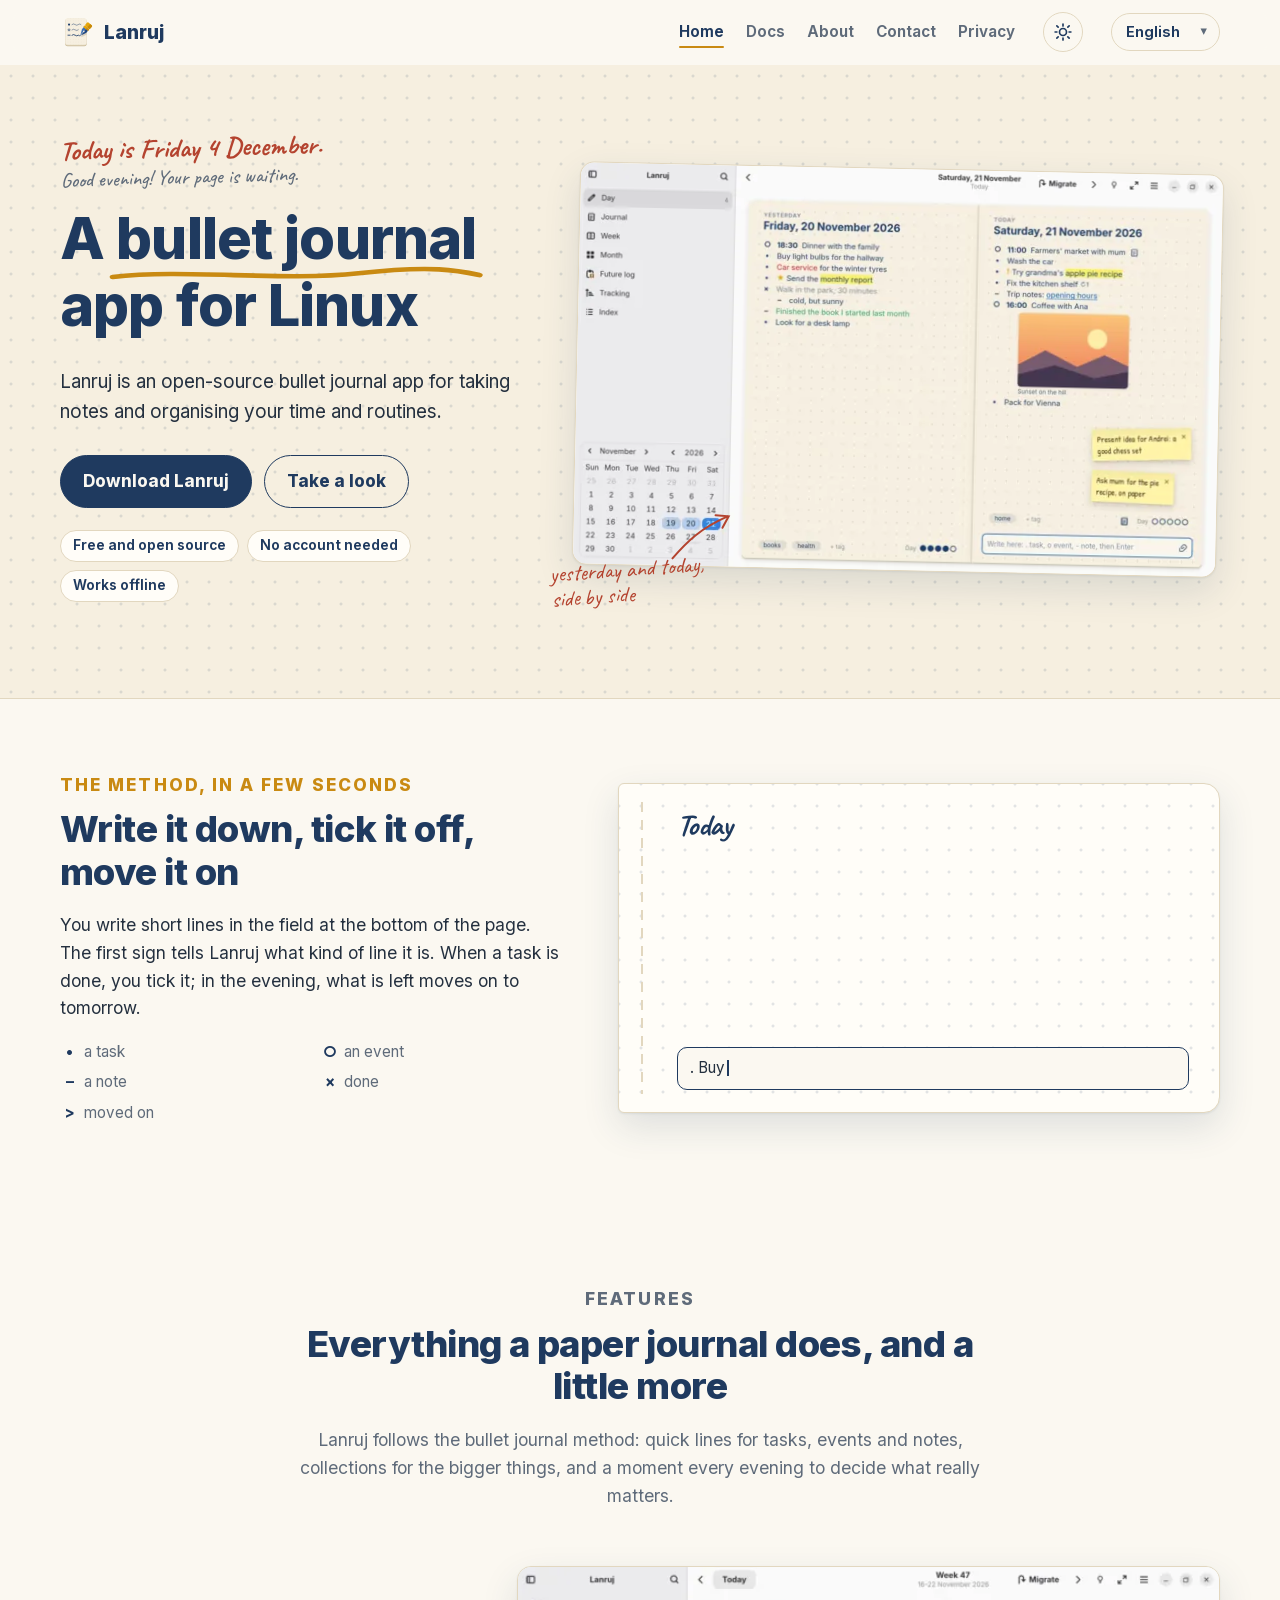
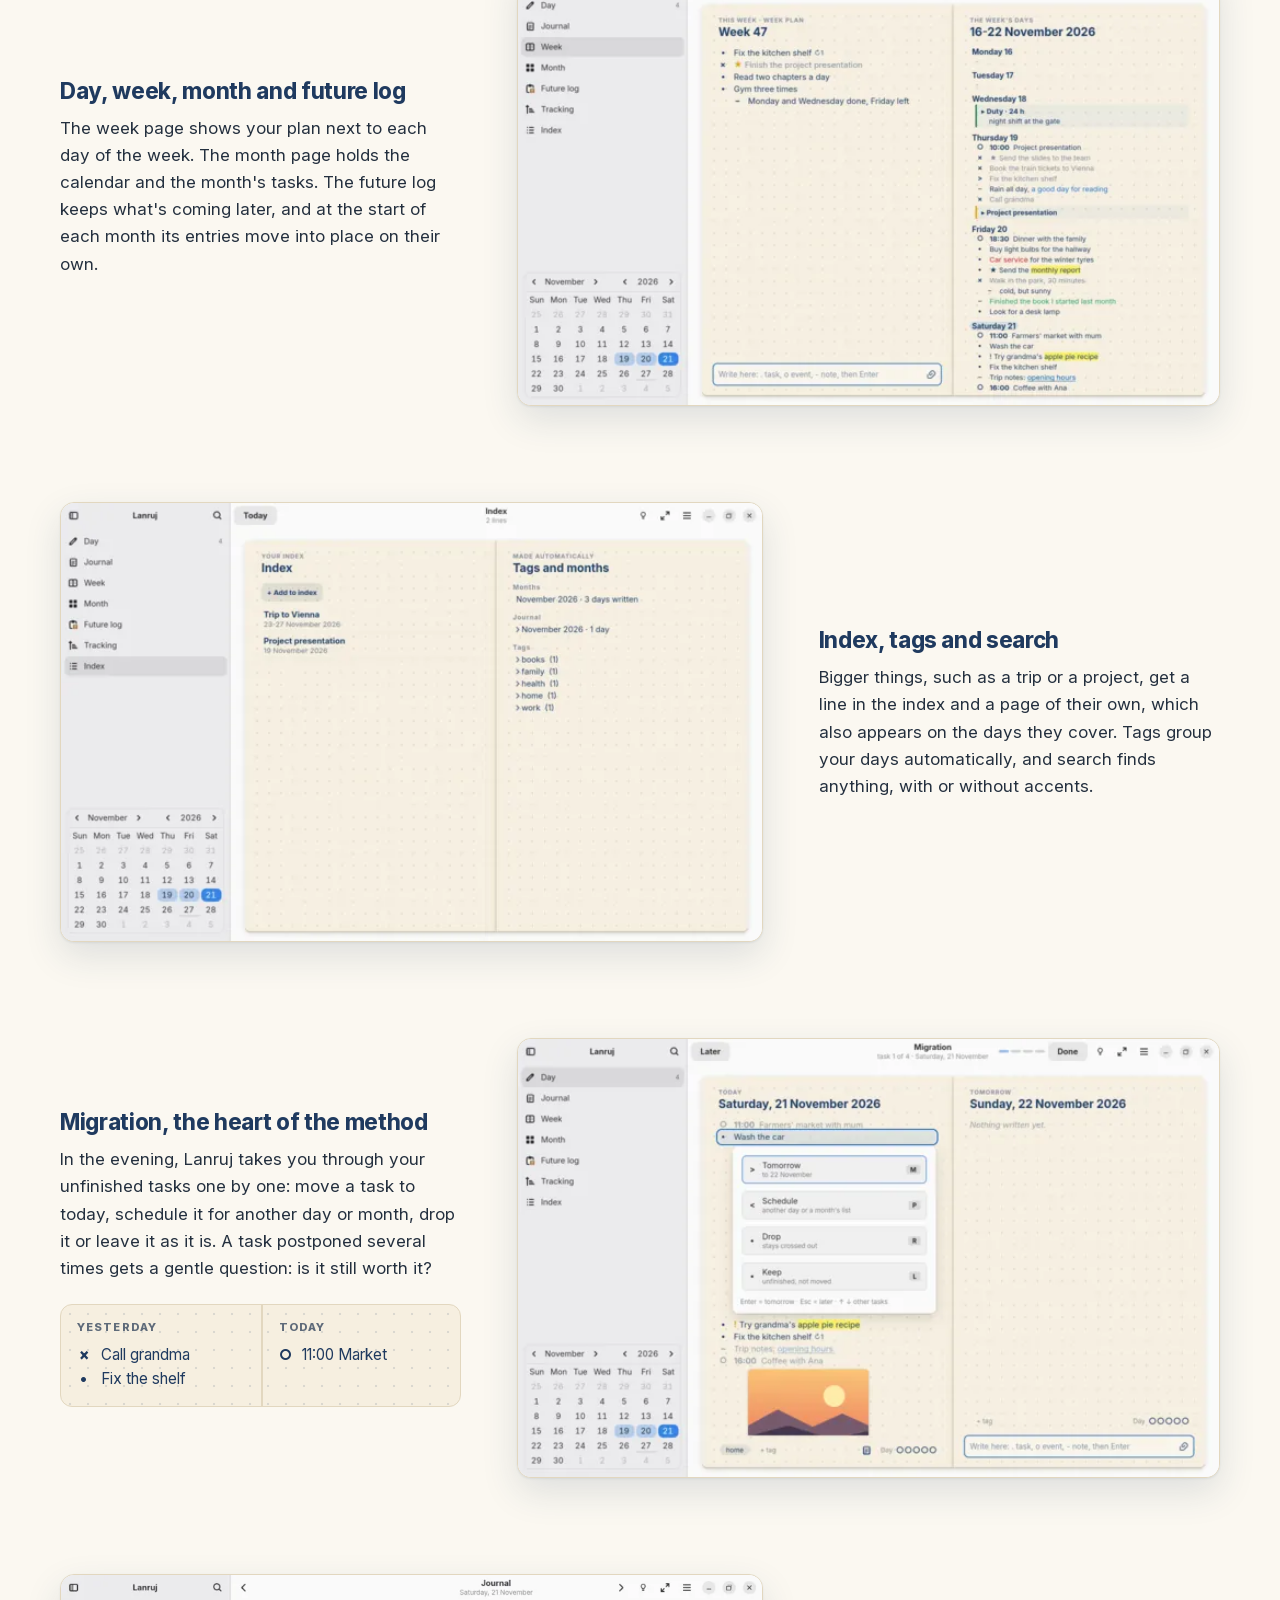
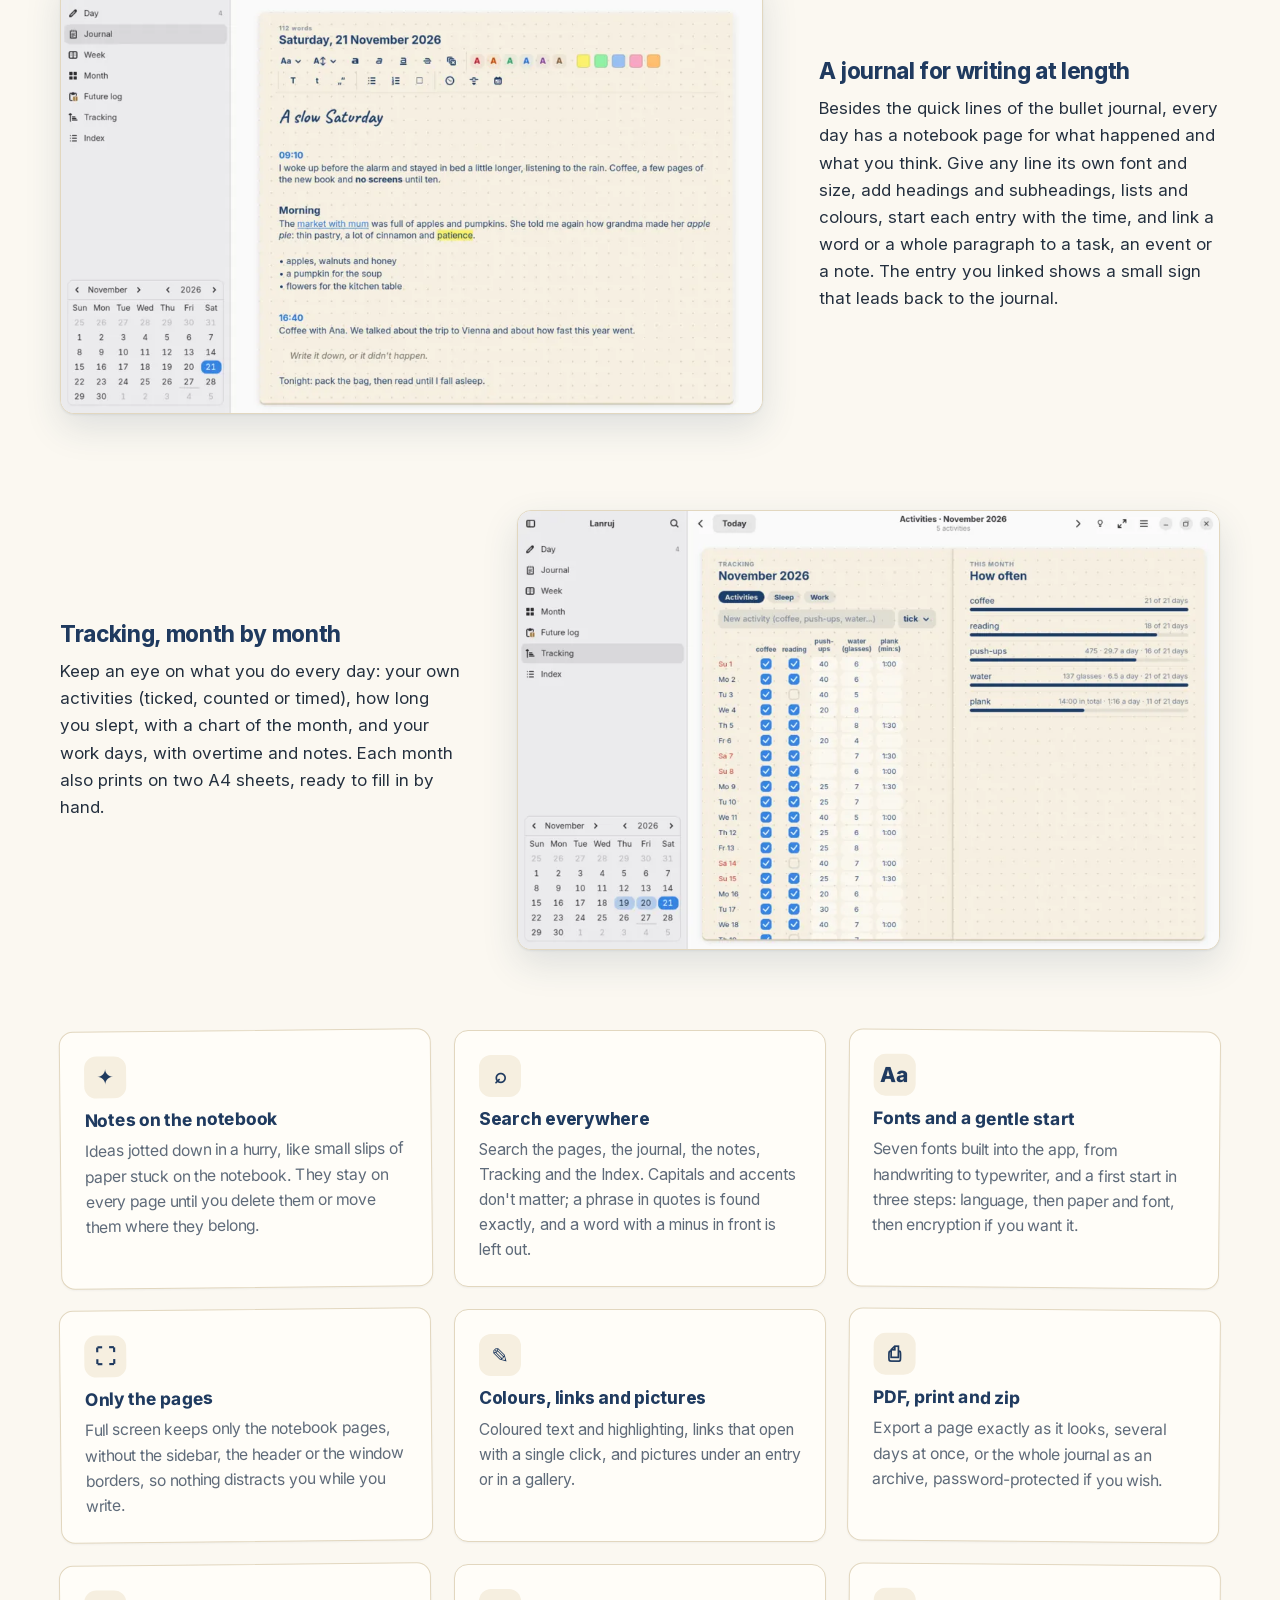
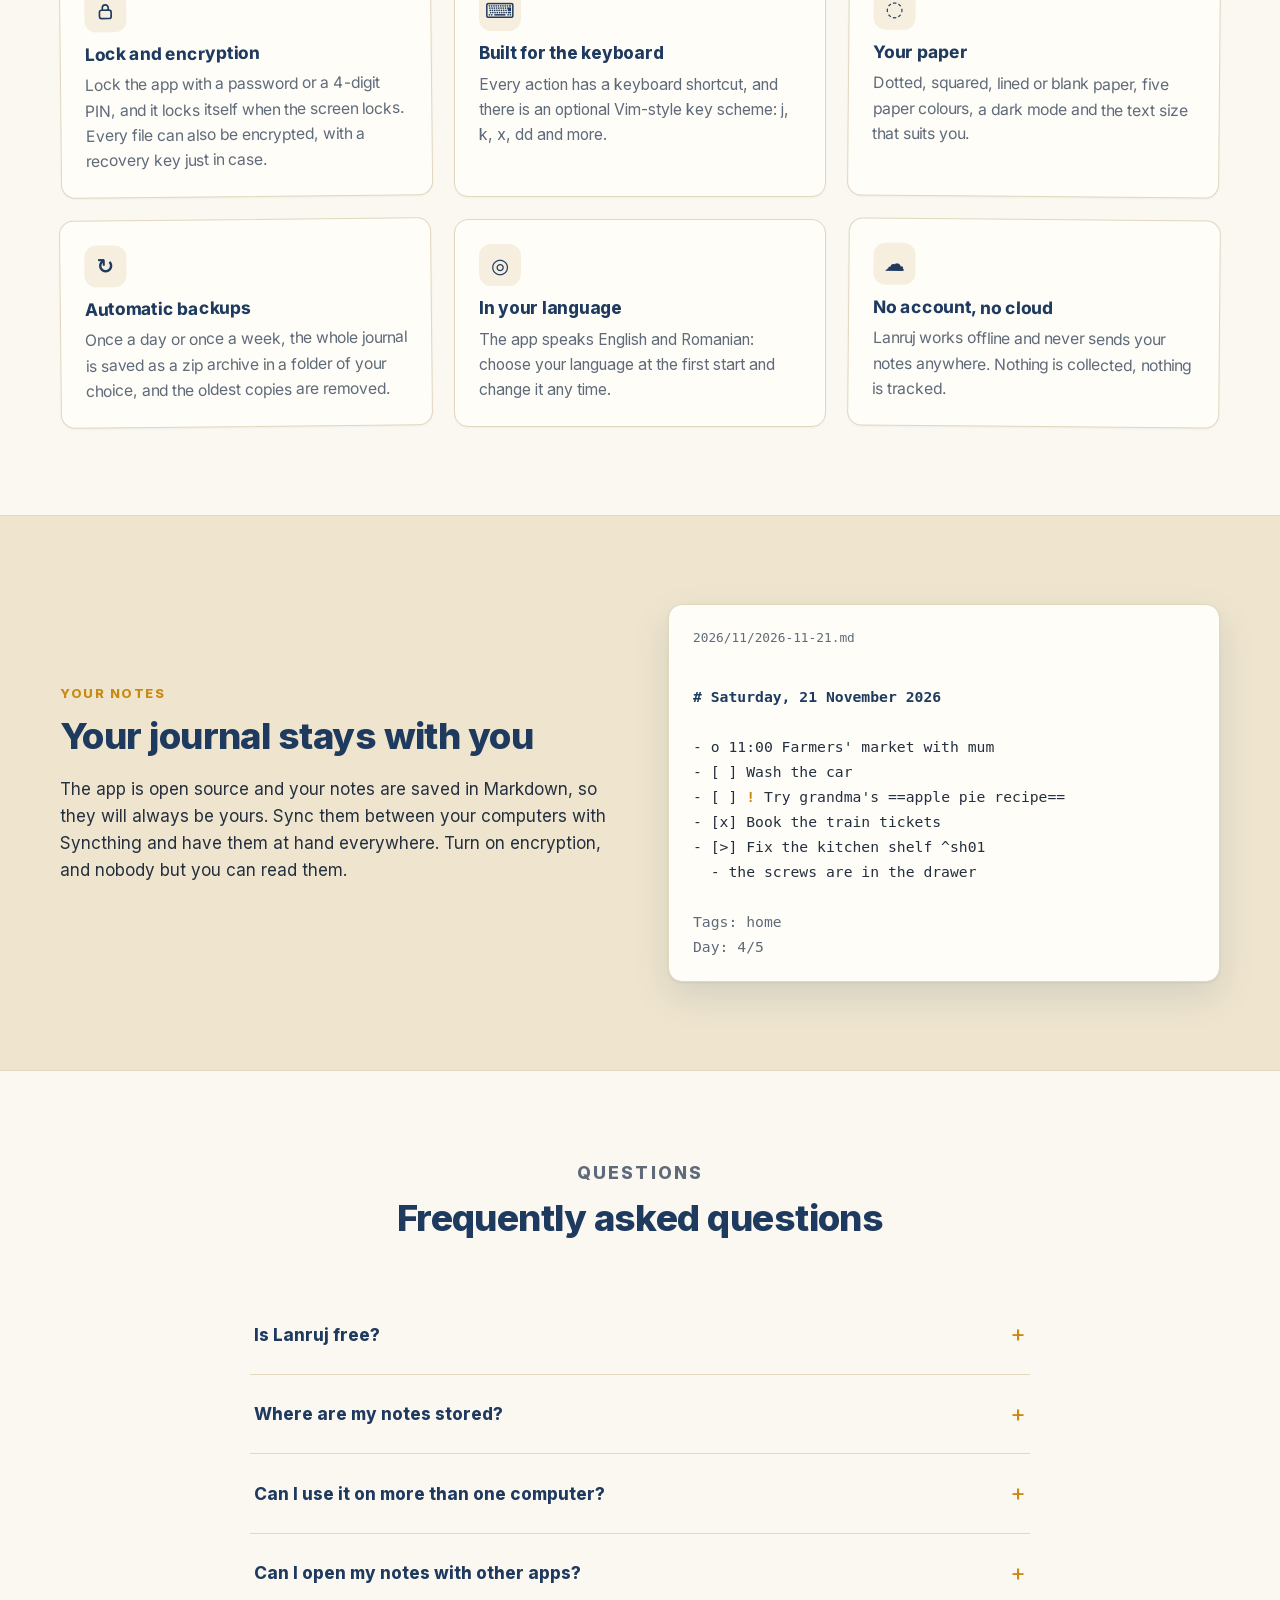
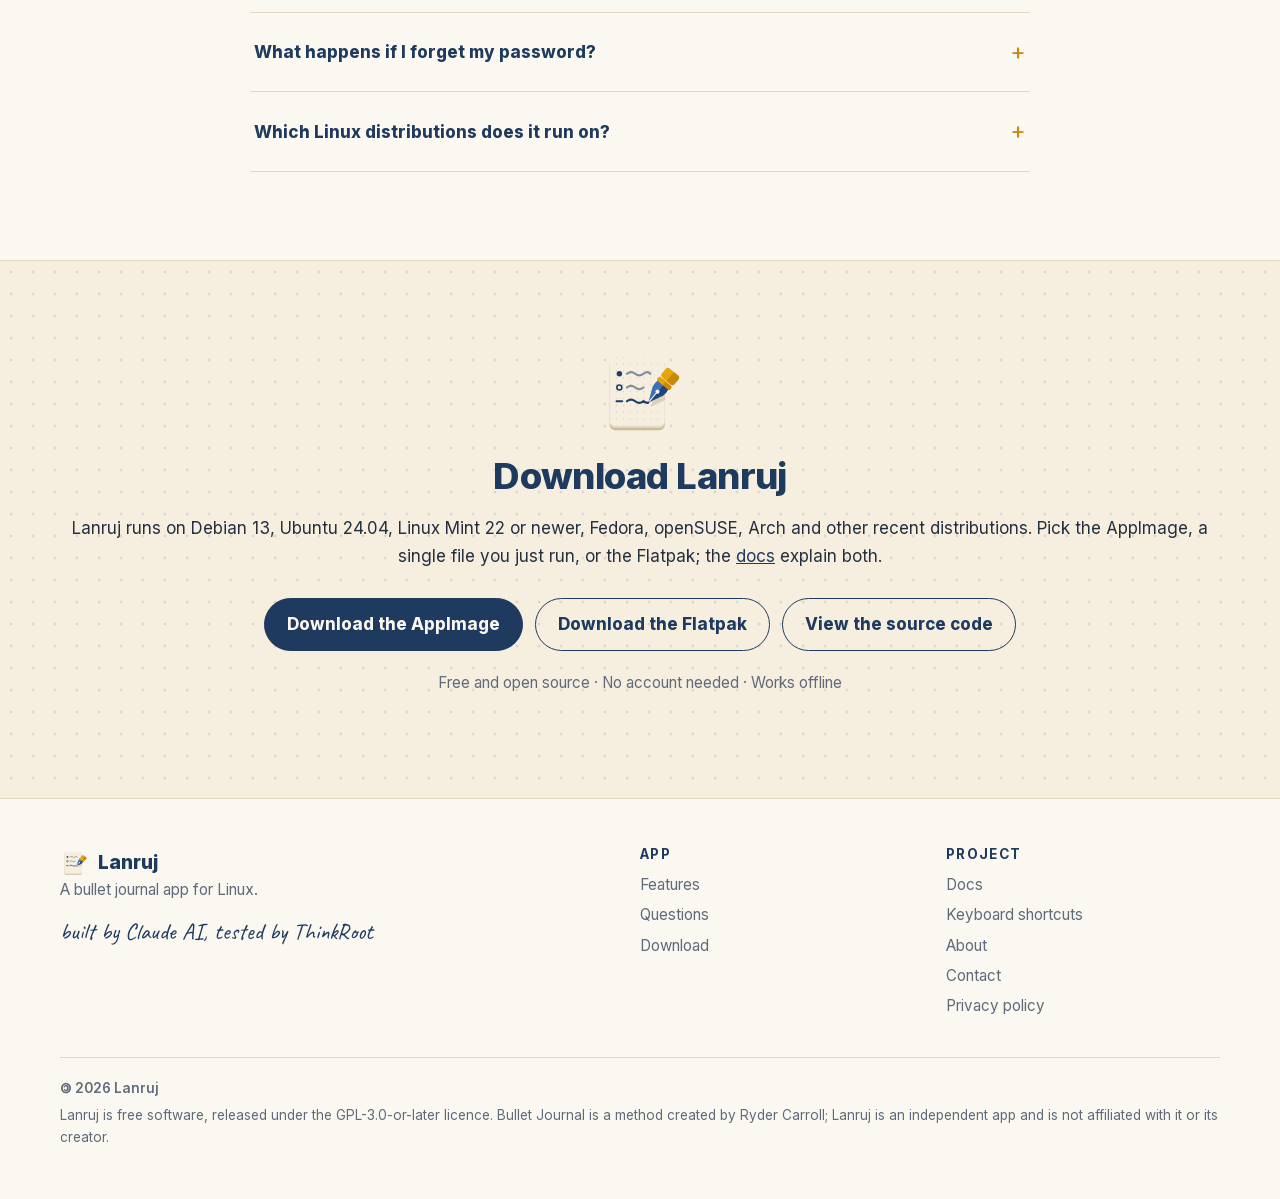
<file: index.html>
<!doctype html>
<html lang="en" class="no-js">
<head>
<meta charset="utf-8">
<meta name="viewport" content="width=device-width, initial-scale=1">
<title>Lanruj - a bullet journal app for Linux</title>
<meta name="description" content="Lanruj is an open-source bullet journal app for Linux, for taking notes and organising your time and routines. Your notes stay in Markdown files on your computer, with optional encryption.">
<link rel="canonical" href="https://lanruj.thinkopen.ro/">
<link rel="alternate" hreflang="en" href="https://lanruj.thinkopen.ro/" data-rel="index.html">
<link rel="alternate" hreflang="ro" href="https://lanruj.thinkopen.ro/lang/ro/" data-rel="lang/ro/index.html">
<link rel="alternate" hreflang="x-default" href="https://lanruj.thinkopen.ro/">
<meta name="theme-color" content="#fbf8f1" media="(prefers-color-scheme: light)">
<meta name="theme-color" content="#16202c" media="(prefers-color-scheme: dark)">
<meta name="color-scheme" content="light dark">
<link rel="icon" href="assets/img/lanruj.svg" type="image/svg+xml">
<link rel="apple-touch-icon" href="assets/img/apple-touch-icon.png">
<meta property="og:type" content="website">
<meta property="og:site_name" content="Lanruj">
<meta property="og:title" content="Lanruj - a bullet journal app for Linux">
<meta property="og:description" content="Lanruj is an open-source bullet journal app for Linux, for taking notes and organising your time and routines. Your notes stay in Markdown files on your computer, with optional encryption.">
<meta property="og:url" content="https://lanruj.thinkopen.ro/">
<meta property="og:image" content="https://lanruj.thinkopen.ro/assets/img/og-en.jpg">
<meta property="og:image:width" content="1200">
<meta property="og:image:height" content="630">
<meta property="og:locale" content="en_US">
<meta property="og:locale:alternate" content="ro_RO">
<meta name="twitter:card" content="summary_large_image">
<script>try{var t=localStorage.getItem("lanruj-tema");if(t==="dark"||t==="light")document.documentElement.setAttribute("data-theme",t)}catch(e){}</script>
<link rel="preload" href="assets/fonts/inter.woff2" as="font" type="font/woff2" crossorigin>
<link rel="preload" href="assets/fonts/caveat.woff2" as="font" type="font/woff2" crossorigin>
<link rel="stylesheet" href="assets/css/style.css?v=2e8adaec1c">
<script src="assets/js/main.js?v=5428f053cd" defer></script>
<script type="application/ld+json">{"@context": "https://schema.org", "@type": "SoftwareApplication", "name": "Lanruj", "operatingSystem": "Linux", "applicationCategory": "ProductivityApplication", "description": "Lanruj is an open-source bullet journal app for Linux, for taking notes and organising your time and routines. Your notes stay in Markdown files on your computer, with optional encryption.", "url": "https://lanruj.thinkopen.ro/", "image": "https://lanruj.thinkopen.ro/assets/img/og-en.jpg", "license": "https://www.gnu.org/licenses/gpl-3.0.html", "isAccessibleForFree": true, "offers": {"@type": "Offer", "price": "0", "priceCurrency": "EUR"}, "inLanguage": ["en", "ro"]}</script>
</head>
<body>
<a class="skip" href="#main">Skip to content</a>

<header class="top">
  <div class="wrap">
    <a class="brand" href="index.html"><img src="assets/img/lanruj.svg" alt="" width="34" height="34"> Lanruj</a>
    <nav>
      <a href="index.html" aria-current="page">Home</a>
      <a href="docs.html">Docs</a>
      <a href="about.html">About</a>
      <a href="contact.html">Contact</a>
      <a href="privacy.html">Privacy</a>
    </nav>
    <button class="theme" type="button" aria-label="Light or dark"><svg class="sun" viewBox="0 0 24 24" fill="none" stroke="currentColor" stroke-width="2" stroke-linecap="round" aria-hidden="true"><circle cx="12" cy="12" r="4.2"/><path d="M12 2.5v2.2M12 19.3v2.2M4.6 4.6l1.6 1.6M17.8 17.8l1.6 1.6M2.5 12h2.2M19.3 12h2.2M4.6 19.4l1.6-1.6M17.8 6.2l1.6-1.6"/></svg><svg class="moon" viewBox="0 0 24 24" fill="none" stroke="currentColor" stroke-width="2" stroke-linejoin="round" aria-hidden="true"><path d="M20 14.5A8 8 0 0 1 9.5 4a8 8 0 1 0 10.5 10.5z"/></svg></button>
    <label class="lang-pick">
      <select id="lang" aria-label="Language">
        <option value="en">English</option>
        <option value="ro">Română</option>
      </select>
    </label>
  </div>
</header>

<main id="main">

<section class="hero">
  <div class="wrap">
    <div class="reveal">
      <p class="today"></p>
      <h1>A <span class="ink">bullet journal<svg viewBox="0 0 300 20" preserveAspectRatio="none" aria-hidden="true"><path d="M3 13 C 60 4, 140 18, 200 9 S 280 6, 297 11"/></svg></span> app for Linux</h1>
      <p class="lead">Lanruj is an open-source bullet journal app for taking notes and organising your time and routines.</p>
      <div class="actions">
        <a class="button primary" href="#download">Download Lanruj</a>
        <a class="button" href="#features">Take a look</a>
      </div>
      <ul class="badges">
        <li>Free and open source</li>
        <li>No account needed</li>
        <li>Works offline</li>
      </ul>
    </div>
    <div class="hero-shot reveal">
      <figure class="shot">
        <picture>
          <source type="image/webp" srcset="assets/img/en/zi-noapte-640.webp 640w, assets/img/en/zi-noapte-960.webp 960w, assets/img/en/zi-noapte-1280.webp 1280w" sizes="(max-width: 880px) calc(100vw - 40px), 720px" media="(prefers-color-scheme: dark)">
          <img src="assets/img/en/zi-1280.webp" srcset="assets/img/en/zi-640.webp 640w, assets/img/en/zi-960.webp 960w, assets/img/en/zi-1280.webp 1280w" sizes="(max-width: 880px) calc(100vw - 40px), 720px" width="1280" height="800" fetchpriority="high" decoding="async" alt="Lanruj showing yesterday and today side by side, with tasks, events, notes, colours and pictures">
        </picture>
      </figure>
      <p class="note" aria-hidden="true">yesterday and today, side by side<svg viewBox="0 0 70 50"><path d="M4 46 C 20 30, 34 18, 62 8 M50 6 L63 8 L56 19"/></svg></p>
    </div>
  </div>
</section>

<section class="demo" aria-labelledby="demo-title">
  <div class="wrap">
    <div class="demo-text reveal">
      <p class="eyebrow">The method, in a few seconds</p>
      <h2 id="demo-title">Write it down, tick it off, move it on</h2>
      <p>You write short lines in the field at the bottom of the page. The first sign tells Lanruj what kind of line it is. When a task is done, you tick it; in the evening, what is left moves on to tomorrow.</p>
      <ul class="legend">
        <li><b>•</b> a task</li>
        <li><b>○</b> an event</li>
        <li><b>–</b> a note</li>
        <li><b>×</b> done</li>
        <li><b>&gt;</b> moved on</li>
      </ul>
    </div>
    <div class="notebook reveal" role="img" aria-label="An animated notebook page: tasks, an event and a note are written, one task is ticked off and another moves to tomorrow">
      <h3>Today</h3>
      <ol></ol>
      <div class="field">Write here: . task, o event, - note</div>
    </div>
  </div>
</section>

<section id="features">
  <div class="wrap">
    <div class="section-head reveal">
      <p class="eyebrow">Features</p>
      <h2>Everything a paper journal does, and a little more</h2>
      <p>Lanruj follows the bullet journal method: quick lines for tasks, events and notes, collections for the bigger things, and a moment every evening to decide what really matters.</p>
    </div>

    <article class="feature reveal">
      <div class="feature-text">
        <h3>Day, week, month and future log</h3>
        <p>The week page shows your plan next to each day of the week. The month page holds the calendar and the month's tasks. The future log keeps what's coming later, and at the start of each month its entries move into place on their own.</p>
      </div>
      <figure class="shot"><img src="assets/img/en/saptamana-1280.webp" srcset="assets/img/en/saptamana-640.webp 640w, assets/img/en/saptamana-960.webp 960w, assets/img/en/saptamana-1280.webp 1280w" sizes="(max-width: 880px) calc(100vw - 40px), 720px" width="1280" height="800" loading="lazy" decoding="async" alt="The week page: the week plan on the left, each day of the week on the right"></figure>
    </article>

    <article class="feature flip reveal">
      <div class="feature-text">
        <h3>Index, tags and search</h3>
        <p>Bigger things, such as a trip or a project, get a line in the index and a page of their own, which also appears on the days they cover. Tags group your days automatically, and search finds anything, with or without accents.</p>
      </div>
      <figure class="shot"><img src="assets/img/en/index-1280.webp" srcset="assets/img/en/index-640.webp 640w, assets/img/en/index-960.webp 960w, assets/img/en/index-1280.webp 1280w" sizes="(max-width: 880px) calc(100vw - 40px), 720px" width="1280" height="800" loading="lazy" decoding="async" alt="The index with a trip and a project, and the automatic list of months and tags"></figure>
    </article>

    <article class="feature reveal">
      <div class="feature-text">
        <h3>Migration, the heart of the method</h3>
        <p>In the evening, Lanruj takes you through your unfinished tasks one by one: move a task to today, schedule it for another day or month, drop it or leave it as it is. A task postponed several times gets a gentle question: is it still worth it?</p>
        <div class="mini" aria-hidden="true">
          <div class="page">
            <div class="label">Yesterday</div>
            <ul>
              <li><span class="s">×</span><span>Call grandma</span></li>
              <li class="moving"><span class="s"></span><span>Fix the shelf</span></li>
            </ul>
          </div>
          <div class="page">
            <div class="label">Today</div>
            <ul>
              <li><span class="s">○</span><span>11:00 Market</span></li>
              <li class="arrived"><span class="s">•</span><span>Fix the shelf</span></li>
            </ul>
          </div>
        </div>
      </div>
      <figure class="shot"><img src="assets/img/en/migrare-1280.webp" srcset="assets/img/en/migrare-640.webp 640w, assets/img/en/migrare-960.webp 960w, assets/img/en/migrare-1280.webp 1280w" sizes="(max-width: 880px) calc(100vw - 40px), 720px" width="1280" height="800" loading="lazy" decoding="async" alt="The migration panel offering Tomorrow, Schedule, Drop and Keep for an unfinished task"></figure>
    </article>

        <article class="feature flip reveal">
      <div class="feature-text">
        <h3>A journal for writing at length</h3>
        <p>Besides the quick lines of the bullet journal, every day has a notebook page for what happened and what you think. Give any line its own font and size, add headings and subheadings, lists and colours, start each entry with the time, and link a word or a whole paragraph to a task, an event or a note. The entry you linked shows a small sign that leads back to the journal.</p>
      </div>
      <figure class="shot"><img src="assets/img/en/jurnal-1280.webp" srcset="assets/img/en/jurnal-640.webp 640w, assets/img/en/jurnal-960.webp 960w, assets/img/en/jurnal-1280.webp 1280w" sizes="(max-width: 880px) calc(100vw - 40px), 720px" width="1280" height="800" loading="lazy" decoding="async" alt="The journal page: a heading in a handwriting font, entries with their time, bold and highlighted text, a list and a link to an entry"></figure>
    </article>

    <article class="feature reveal">
      <div class="feature-text">
        <h3>Tracking, month by month</h3>
        <p>Keep an eye on what you do every day: your own activities (ticked, counted or timed), how long you slept, with a chart of the month, and your work days, with overtime and notes. Each month also prints on two A4 sheets, ready to fill in by hand.</p>
      </div>
      <figure class="shot"><img src="assets/img/en/monitorizare-1280.webp" srcset="assets/img/en/monitorizare-640.webp 640w, assets/img/en/monitorizare-960.webp 960w, assets/img/en/monitorizare-1280.webp 1280w" sizes="(max-width: 880px) calc(100vw - 40px), 720px" width="1280" height="800" loading="lazy" decoding="async" alt="Tracking: a table of daily activities on the left and, on the right, how often each one was done this month"></figure>
    </article>

    <ul class="cards">
      <li class="reveal"><span class="ic">✦</span><h3>Notes on the notebook</h3><p>Ideas jotted down in a hurry, like small slips of paper stuck on the notebook. They stay on every page until you delete them or move them where they belong.</p></li>
      <li class="reveal"><span class="ic">⌕</span><h3>Search everywhere</h3><p>Search the pages, the journal, the notes, Tracking and the Index. Capitals and accents don't matter; a phrase in quotes is found exactly, and a word with a minus in front is left out.</p></li>
      <li class="reveal"><span class="ic">Aa</span><h3>Fonts and a gentle start</h3><p>Seven fonts built into the app, from handwriting to typewriter, and a first start in three steps: language, then paper and font, then encryption if you want it.</p></li>
      <li class="reveal"><span class="ic">⛶</span><h3>Only the pages</h3><p>Full screen keeps only the notebook pages, without the sidebar, the header or the window borders, so nothing distracts you while you write.</p></li>
      <li class="reveal"><span class="ic">✎</span><h3>Colours, links and pictures</h3><p>Coloured text and highlighting, links that open with a single click, and pictures under an entry or in a gallery.</p></li>
      <li class="reveal"><span class="ic">⎙</span><h3>PDF, print and zip</h3><p>Export a page exactly as it looks, several days at once, or the whole journal as an archive, password-protected if you wish.</p></li>
      <li class="reveal"><span class="ic"><svg width="20" height="20" viewBox="0 0 24 24" aria-hidden="true"><rect x="5" y="10.5" width="14" height="10" rx="2.5" fill="none" stroke="currentColor" stroke-width="2"/><path d="M8.5 10.5V7.5a3.5 3.5 0 0 1 7 0v3" fill="none" stroke="currentColor" stroke-width="2"/></svg></span><h3>Lock and encryption</h3><p>Lock the app with a password or a 4-digit PIN, and it locks itself when the screen locks. Every file can also be encrypted, with a recovery key just in case.</p></li>
      <li class="reveal"><span class="ic">⌨</span><h3>Built for the keyboard</h3><p>Every action has a keyboard shortcut, and there is an optional Vim-style key scheme: j, k, x, dd and more.</p></li>
      <li class="reveal"><span class="ic">◌</span><h3>Your paper</h3><p>Dotted, squared, lined or blank paper, five paper colours, a dark mode and the text size that suits you.</p></li>
      <li class="reveal"><span class="ic">↻</span><h3>Automatic backups</h3><p>Once a day or once a week, the whole journal is saved as a zip archive in a folder of your choice, and the oldest copies are removed.</p></li>
      <li class="reveal"><span class="ic">◎</span><h3>In your language</h3><p>The app speaks English and Romanian: choose your language at the first start and change it any time.</p></li>
      <li class="reveal"><span class="ic">☁</span><h3>No account, no cloud</h3><p>Lanruj works offline and never sends your notes anywhere. Nothing is collected, nothing is tracked.</p></li>
    </ul>
  </div>
</section>

<section id="yours" class="yours">
  <div class="wrap">
    <div class="reveal">
      <p class="eyebrow">Your notes</p>
      <h2>Your journal stays with you</h2>
      <p>The app is open source and your notes are saved in Markdown, so they will always be yours. Sync them between your computers with Syncthing and have them at hand everywhere. Turn on encryption, and nobody but you can read them.</p>
    </div>
<pre class="file reveal" aria-label="An example day file"><span class="name">2026/11/2026-11-21.md</span>
<span class="h"># Saturday, 21 November 2026</span>

- o 11:00 Farmers' market with mum
- [ ] Wash the car
- [ ] <span class="k">!</span> Try grandma's ==apple pie recipe==
- [x] Book the train tickets
- [&gt;] Fix the kitchen shelf ^sh01
  - the screws are in the drawer

<span class="m">Tags: home</span>
<span class="m">Day: 4/5</span></pre>
  </div>
</section>

<section id="faq" class="faq">
  <div class="wrap">
    <div class="section-head reveal">
      <p class="eyebrow">Questions</p>
      <h2>Frequently asked questions</h2>
    </div>
    <div class="reveal">
      <details>
        <summary>Is Lanruj free?</summary>
        <p>Yes. Lanruj is free and open source, released under the GPL-3.0-or-later licence. There are no ads, no subscriptions and no paid features.</p>
      </details>
      <details>
        <summary>Where are my notes stored?</summary>
        <p>In a folder on your computer, as Markdown files: one file per day, plus files for the weeks, the months, the future log, the index, the journal and Tracking. Pictures sit next to the day they belong to.</p>
      </details>
      <details>
        <summary>Can I use it on more than one computer?</summary>
        <p>Yes. Share the journal folder between your computers with Syncthing, and only the files that changed are sent.</p>
      </details>
      <details>
        <summary>Can I open my notes with other apps?</summary>
        <p>Yes, as long as encryption is off. The files are plain Markdown, so you can read them in Obsidian, Typora or any text editor.</p>
      </details>
      <details>
        <summary>What happens if I forget my password?</summary>
        <p>When you turn on encryption, Lanruj gives you a recovery key. With it you can open your journal and choose a new password. Without the password and the recovery key, nobody can read the journal, not even you.</p>
      </details>
      <details>
        <summary>Which Linux distributions does it run on?</summary>
        <p>Lanruj comes as an AppImage and as a Flatpak, which run on Debian 13, Ubuntu 24.04, Linux Mint 22 or newer, Fedora, openSUSE, Arch and other recent distributions. The <a href="docs.html#install">docs</a> show how to install either of them.</p>
      </details>
    </div>
  </div>
</section>

<section id="download" class="cta">
  <div class="wrap reveal">
    <img src="assets/img/lanruj.svg" alt="" width="88" height="88">
    <h2>Download Lanruj</h2>
    <p>Lanruj runs on Debian 13, Ubuntu 24.04, Linux Mint 22 or newer, Fedora, openSUSE, Arch and other recent distributions. Pick the AppImage, a single file you just run, or the Flatpak; the <a href="docs.html#install">docs</a> explain both.</p>
    <div class="actions">
      <a class="button primary" href="https://github.com/ThinkRoot99/Lanruj/releases/download/v0.4.3/Lanruj-0.4.3-x86_64.AppImage">Download the AppImage</a>
      <a class="button" href="https://github.com/ThinkRoot99/Lanruj/releases/download/v0.4.3/lanruj.flatpak">Download the Flatpak</a>
      <a class="button" href="https://github.com/ThinkRoot99/Lanruj">View the source code</a>
    </div>
    <p class="trust">Free and open source · No account needed · Works offline</p>
  </div>
</section>

</main>

<footer>
  <div class="wrap">
    <div class="cols">
      <div>
        <a class="brand" href="index.html"><img src="assets/img/lanruj.svg" alt="" width="28" height="28"> Lanruj</a>
        <p>A bullet journal app for Linux.</p>
        <p class="sign">built by Claude AI, tested by ThinkRoot</p>
      </div>
      <div>
        <h4>App</h4>
        <ul>
          <li><a href="index.html#features">Features</a></li>
          <li><a href="index.html#faq">Questions</a></li>
          <li><a href="index.html#download">Download</a></li>
        </ul>
      </div>
      <div>
        <h4>Project</h4>
        <ul>
          <li><a href="docs.html">Docs</a></li>
          <li><a href="keyboard-shortcuts.html">Keyboard shortcuts</a></li>
          <li><a href="about.html">About</a></li>
          <li><a href="contact.html">Contact</a></li>
          <li><a href="privacy.html">Privacy policy</a></li>
        </ul>
      </div>
    </div>
    <p class="legal copy"><span class="copyleft" role="img" aria-label="Copyleft">©</span> 2026 Lanruj</p>
    <p class="legal">Lanruj is free software, released under the GPL-3.0-or-later licence. Bullet Journal is a method created by Ryder Carroll; Lanruj is an independent app and is not affiliated with it or its creator.</p>
  </div>
</footer>

</body>
</html>
</file>
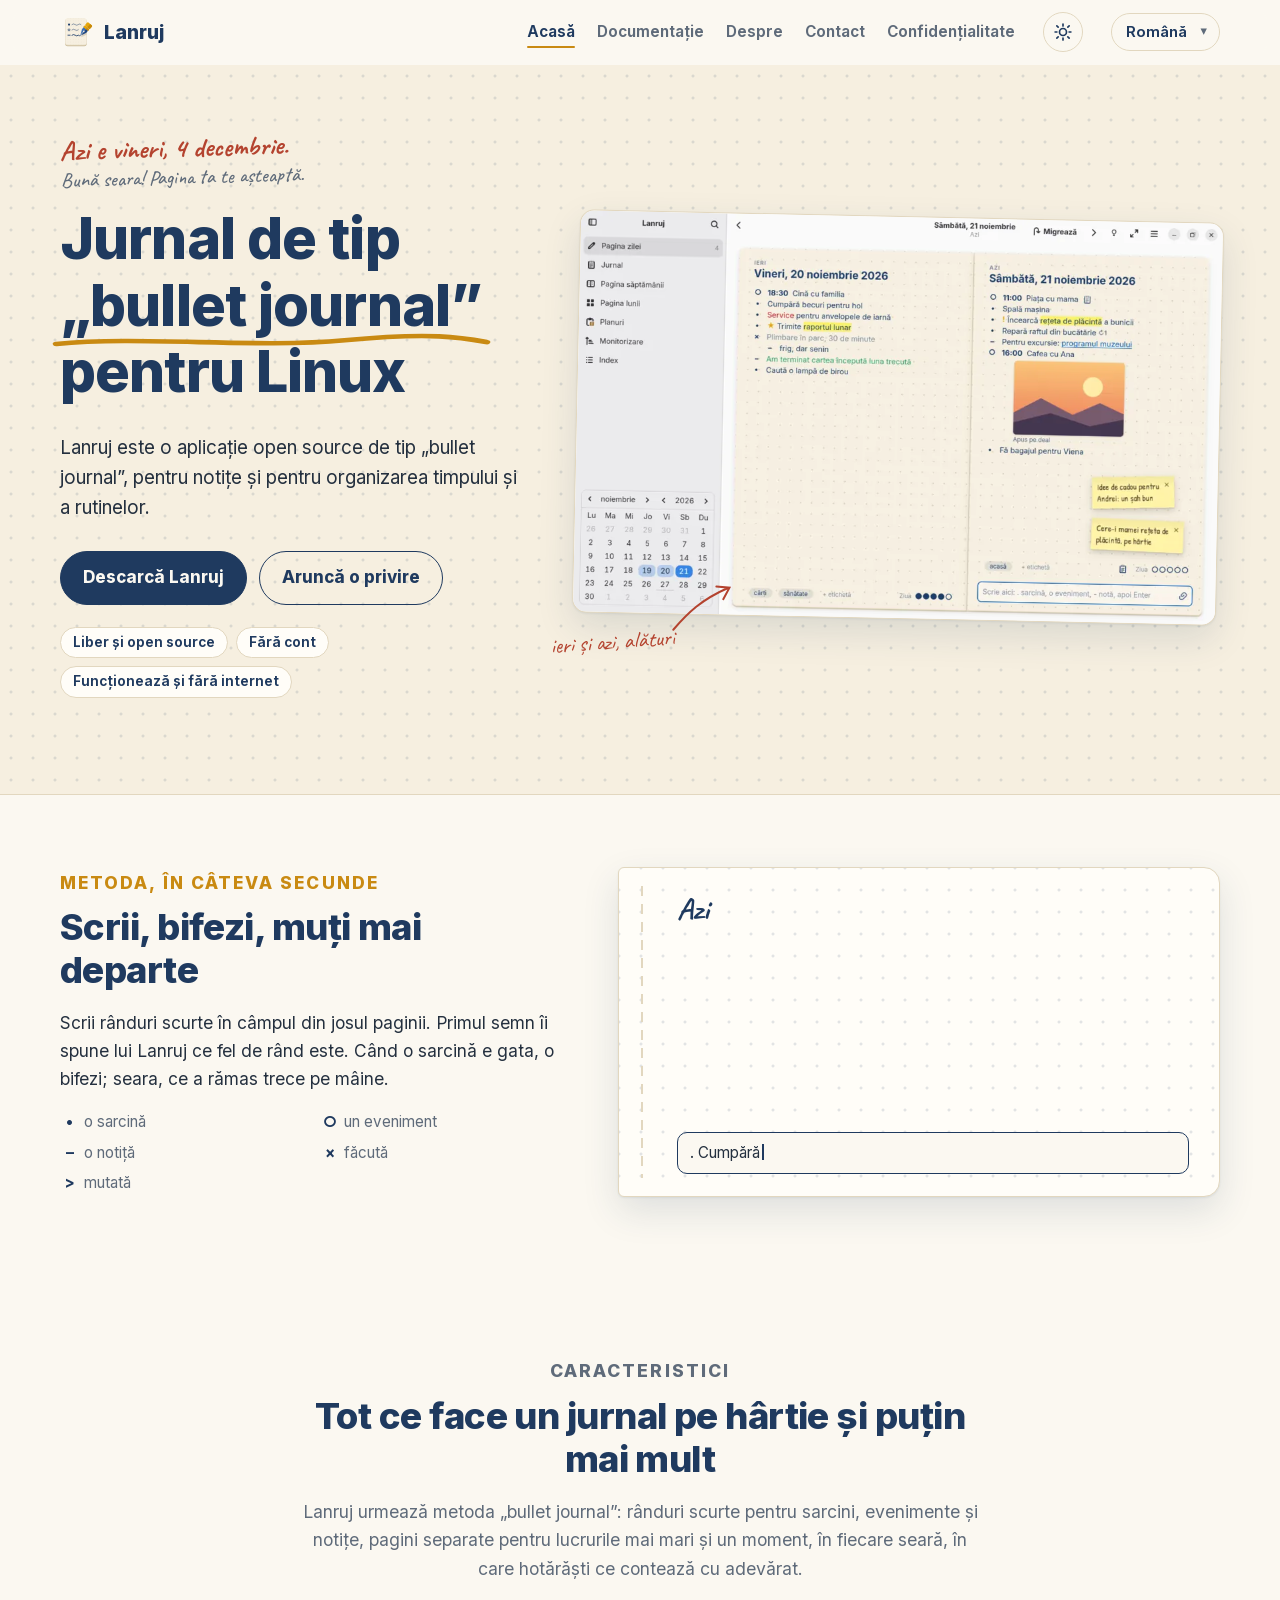
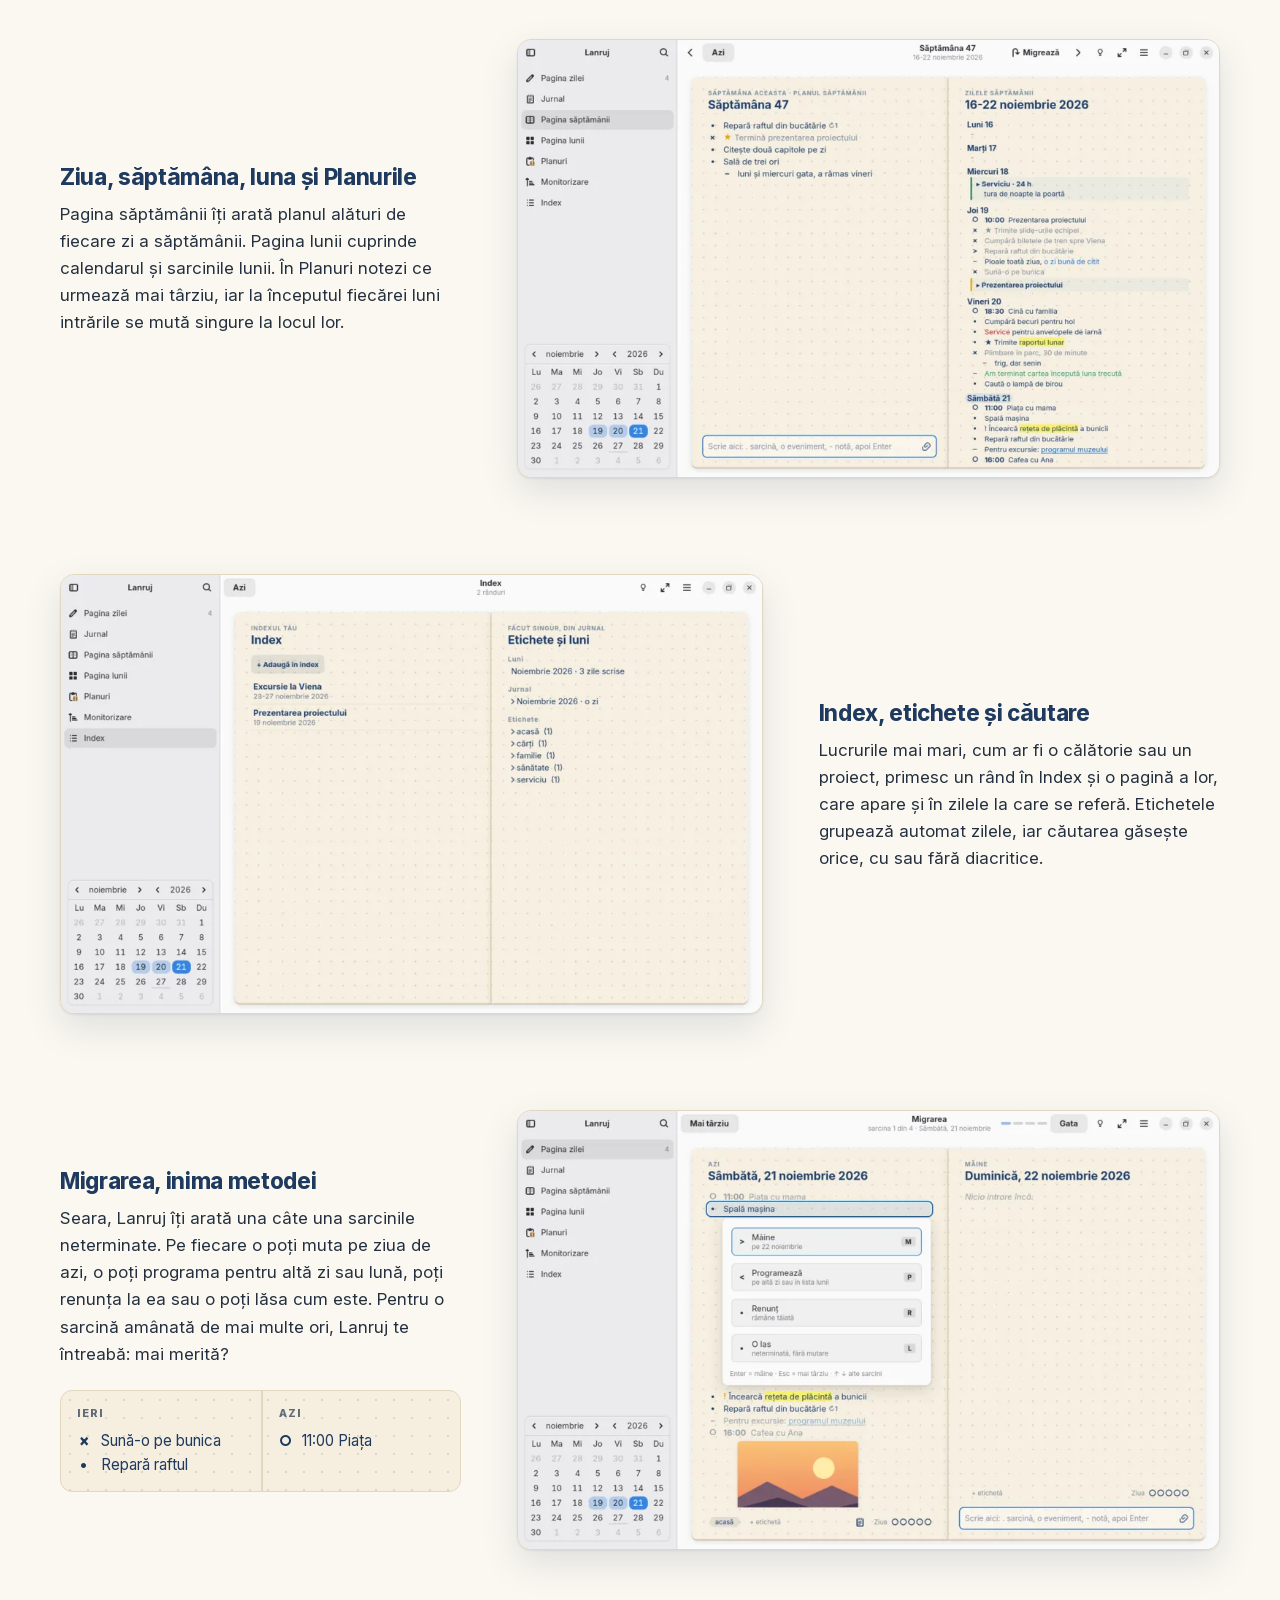
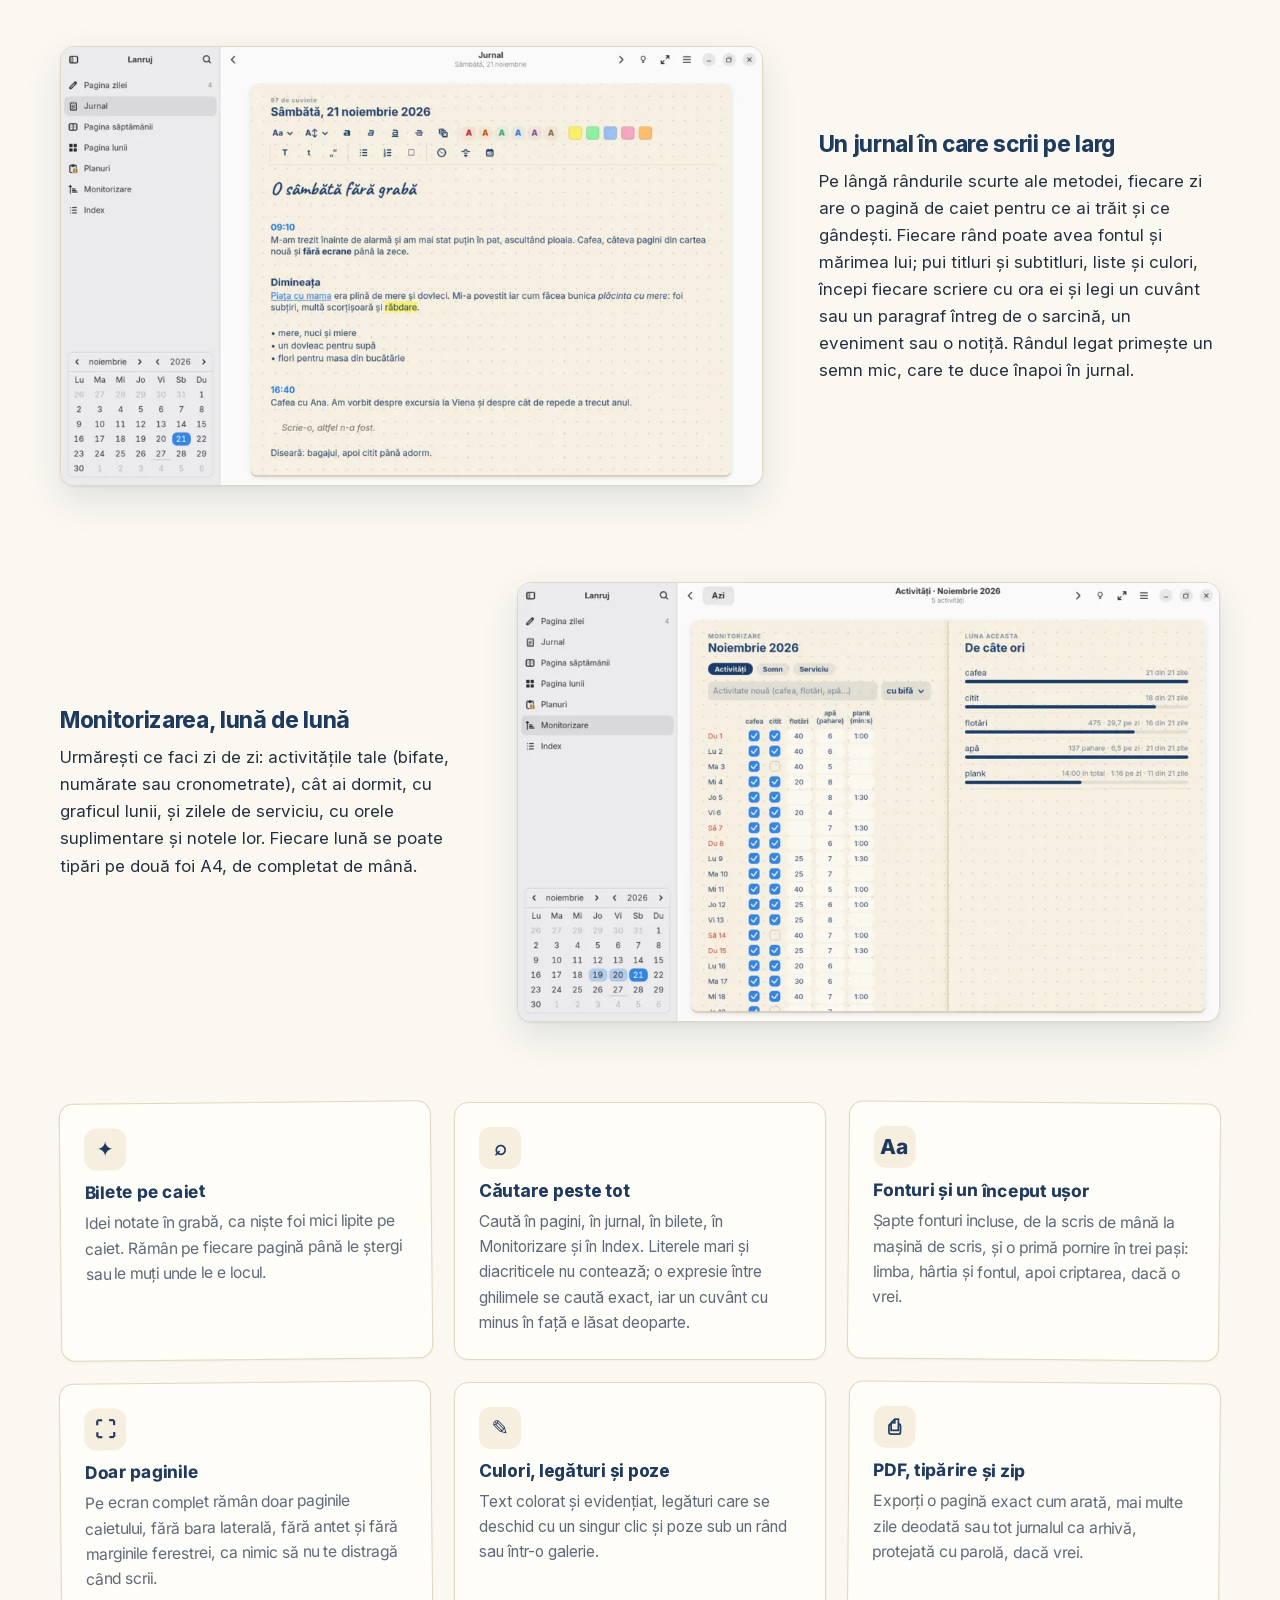
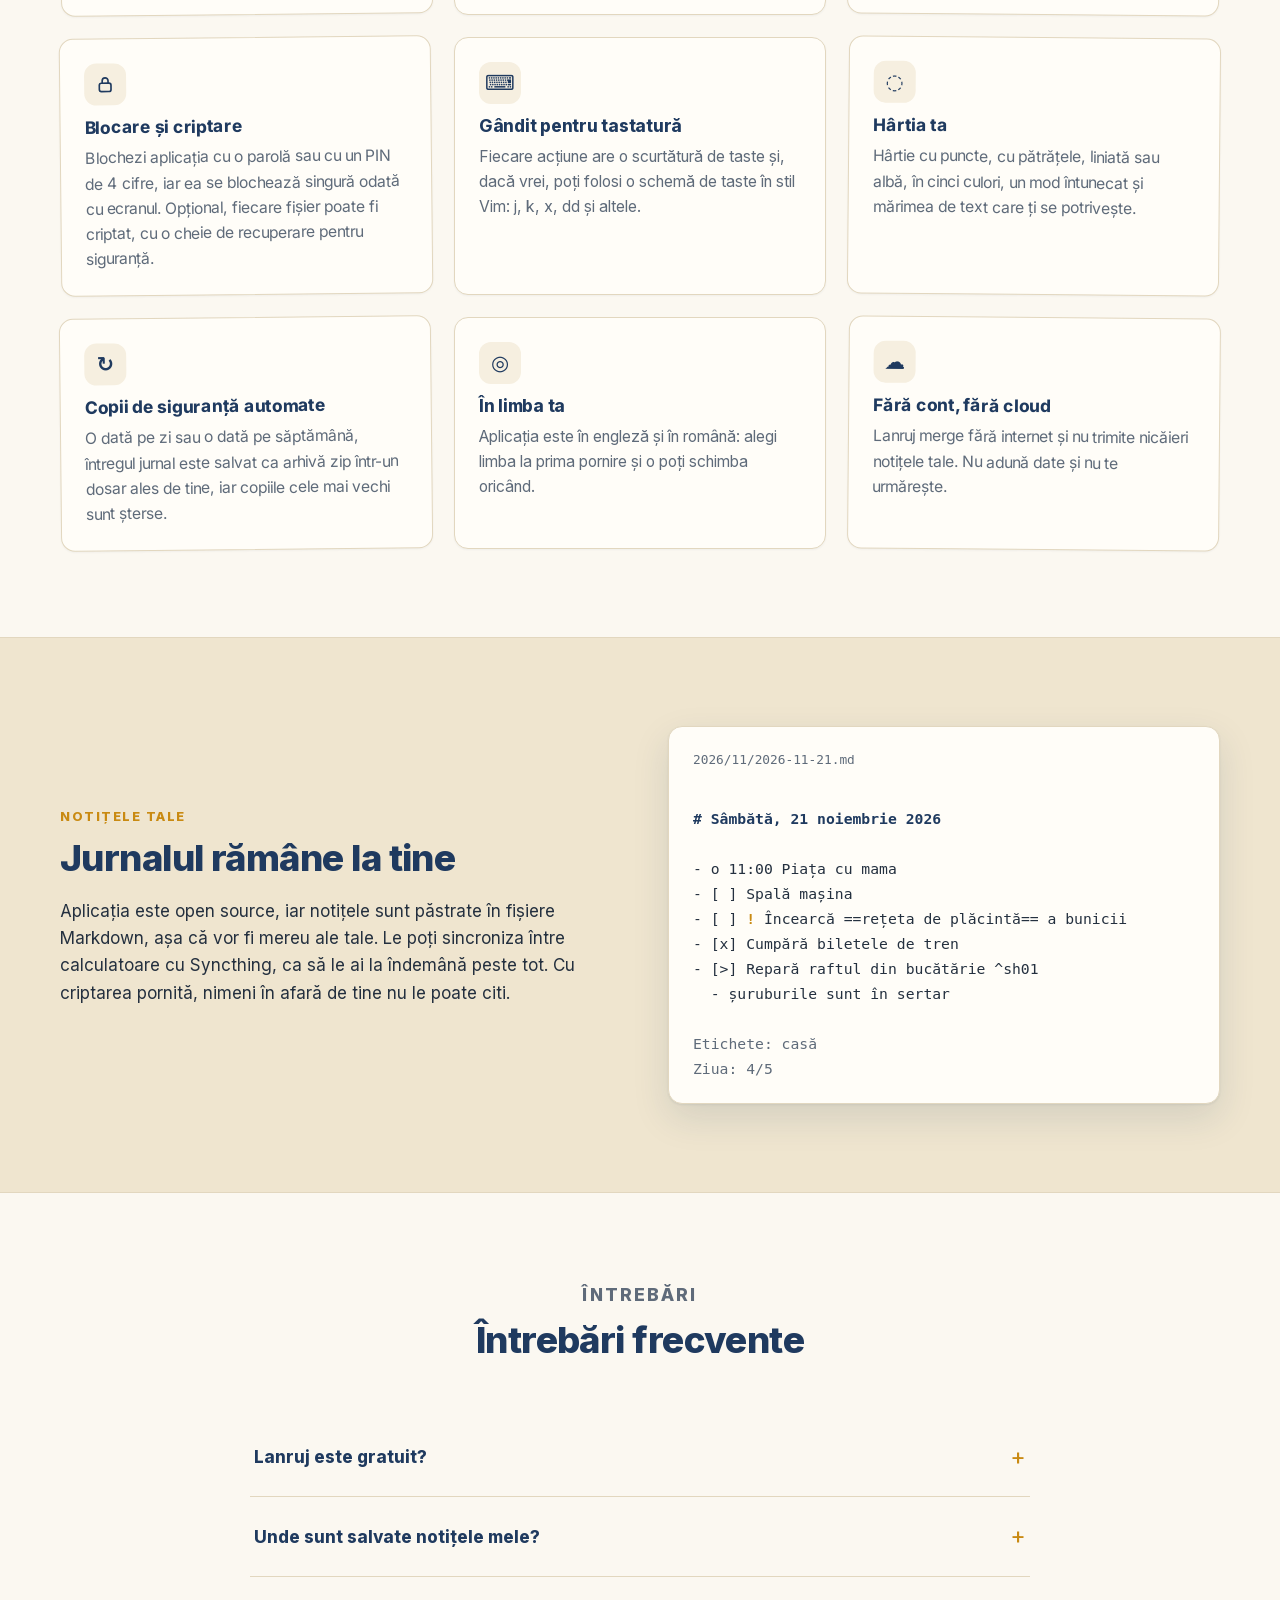
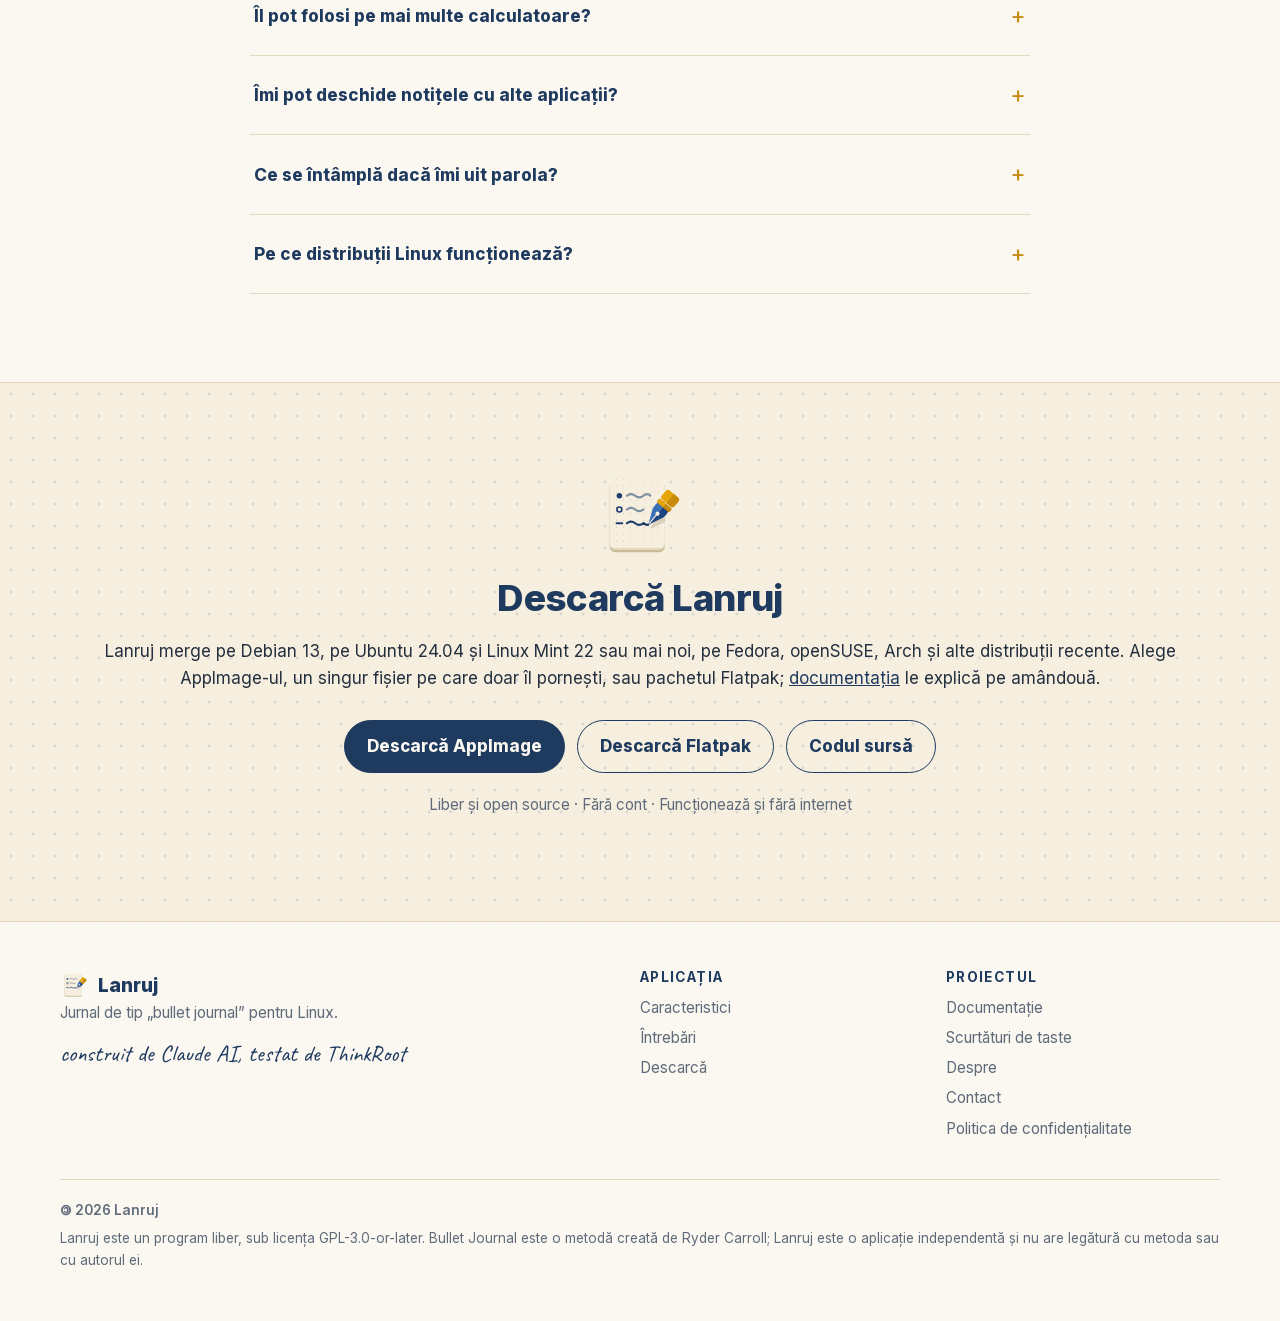
<file: lang/ro/index.html>
<!doctype html>
<html lang="ro" class="no-js">
<head>
<meta charset="utf-8">
<meta name="viewport" content="width=device-width, initial-scale=1">
<title>Lanruj - aplicație de tip „bullet journal” pentru Linux</title>
<meta name="description" content="Lanruj este o aplicație open source de tip „bullet journal” pentru Linux, pentru notițe și pentru organizarea timpului și a rutinelor. Notițele rămân în fișiere Markdown pe calculatorul tău, cu criptare opțională.">
<link rel="canonical" href="https://lanruj.thinkopen.ro/lang/ro/">
<link rel="alternate" hreflang="en" href="https://lanruj.thinkopen.ro/" data-rel="../../index.html">
<link rel="alternate" hreflang="ro" href="https://lanruj.thinkopen.ro/lang/ro/" data-rel="index.html">
<link rel="alternate" hreflang="x-default" href="https://lanruj.thinkopen.ro/">
<meta name="theme-color" content="#fbf8f1" media="(prefers-color-scheme: light)">
<meta name="theme-color" content="#16202c" media="(prefers-color-scheme: dark)">
<meta name="color-scheme" content="light dark">
<link rel="icon" href="../../assets/img/lanruj.svg" type="image/svg+xml">
<link rel="apple-touch-icon" href="../../assets/img/apple-touch-icon.png">
<meta property="og:type" content="website">
<meta property="og:site_name" content="Lanruj">
<meta property="og:title" content="Lanruj - aplicație de tip „bullet journal” pentru Linux">
<meta property="og:description" content="Lanruj este o aplicație open source de tip „bullet journal” pentru Linux, pentru notițe și pentru organizarea timpului și a rutinelor. Notițele rămân în fișiere Markdown pe calculatorul tău, cu criptare opțională.">
<meta property="og:url" content="https://lanruj.thinkopen.ro/lang/ro/">
<meta property="og:image" content="https://lanruj.thinkopen.ro/assets/img/og-ro.jpg">
<meta property="og:image:width" content="1200">
<meta property="og:image:height" content="630">
<meta property="og:locale" content="ro_RO">
<meta property="og:locale:alternate" content="en_US">
<meta name="twitter:card" content="summary_large_image">
<script>try{var t=localStorage.getItem("lanruj-tema");if(t==="dark"||t==="light")document.documentElement.setAttribute("data-theme",t)}catch(e){}</script>
<link rel="preload" href="../../assets/fonts/inter.woff2" as="font" type="font/woff2" crossorigin>
<link rel="preload" href="../../assets/fonts/caveat.woff2" as="font" type="font/woff2" crossorigin>
<link rel="stylesheet" href="../../assets/css/style.css?v=2e8adaec1c">
<script src="../../assets/js/main.js?v=5428f053cd" defer></script>
<script type="application/ld+json">{"@context": "https://schema.org", "@type": "SoftwareApplication", "name": "Lanruj", "operatingSystem": "Linux", "applicationCategory": "ProductivityApplication", "description": "Lanruj este o aplicație open source de tip „bullet journal” pentru Linux, pentru notițe și pentru organizarea timpului și a rutinelor. Notițele rămân în fișiere Markdown pe calculatorul tău, cu criptare opțională.", "url": "https://lanruj.thinkopen.ro/lang/ro/", "image": "https://lanruj.thinkopen.ro/assets/img/og-ro.jpg", "license": "https://www.gnu.org/licenses/gpl-3.0.html", "isAccessibleForFree": true, "offers": {"@type": "Offer", "price": "0", "priceCurrency": "EUR"}, "inLanguage": ["en", "ro"]}</script>
</head>
<body>
<a class="skip" href="#main">Sari la conținut</a>

<header class="top">
  <div class="wrap">
    <a class="brand" href="index.html"><img src="../../assets/img/lanruj.svg" alt="" width="34" height="34"> Lanruj</a>
    <nav>
      <a href="index.html" aria-current="page">Acasă</a>
      <a href="documentatie.html">Documentație</a>
      <a href="despre.html">Despre</a>
      <a href="contact.html">Contact</a>
      <a href="confidentialitate.html">Confidențialitate</a>
    </nav>
    <button class="theme" type="button" aria-label="Zi sau noapte"><svg class="sun" viewBox="0 0 24 24" fill="none" stroke="currentColor" stroke-width="2" stroke-linecap="round" aria-hidden="true"><circle cx="12" cy="12" r="4.2"/><path d="M12 2.5v2.2M12 19.3v2.2M4.6 4.6l1.6 1.6M17.8 17.8l1.6 1.6M2.5 12h2.2M19.3 12h2.2M4.6 19.4l1.6-1.6M17.8 6.2l1.6-1.6"/></svg><svg class="moon" viewBox="0 0 24 24" fill="none" stroke="currentColor" stroke-width="2" stroke-linejoin="round" aria-hidden="true"><path d="M20 14.5A8 8 0 0 1 9.5 4a8 8 0 1 0 10.5 10.5z"/></svg></button>
    <label class="lang-pick">
      <select id="lang" aria-label="Limba">
        <option value="en">English</option>
        <option value="ro">Română</option>
      </select>
    </label>
  </div>
</header>

<main id="main">

<section class="hero">
  <div class="wrap">
    <div class="reveal">
      <p class="today"></p>
      <h1>Jurnal de tip <span class="ink">„bullet journal”<svg viewBox="0 0 300 20" preserveAspectRatio="none" aria-hidden="true"><path d="M3 13 C 60 4, 140 18, 200 9 S 280 6, 297 11"/></svg></span> pentru Linux</h1>
      <p class="lead">Lanruj este o aplicație open source de tip „bullet journal”, pentru notițe și pentru organizarea timpului și a rutinelor.</p>
      <div class="actions">
        <a class="button primary" href="#descarca">Descarcă Lanruj</a>
        <a class="button" href="#caracteristici">Aruncă o privire</a>
      </div>
      <ul class="badges">
        <li>Liber și open source</li>
        <li>Fără cont</li>
        <li>Funcționează și fără internet</li>
      </ul>
    </div>
    <div class="hero-shot reveal">
      <figure class="shot">
        <picture>
          <source type="image/webp" srcset="../../assets/img/ro/zi-noapte-640.webp 640w, ../../assets/img/ro/zi-noapte-960.webp 960w, ../../assets/img/ro/zi-noapte-1280.webp 1280w" sizes="(max-width: 880px) calc(100vw - 40px), 720px" media="(prefers-color-scheme: dark)">
          <img src="../../assets/img/ro/zi-1280.webp" srcset="../../assets/img/ro/zi-640.webp 640w, ../../assets/img/ro/zi-960.webp 960w, ../../assets/img/ro/zi-1280.webp 1280w" sizes="(max-width: 880px) calc(100vw - 40px), 720px" width="1280" height="800" fetchpriority="high" decoding="async" alt="Lanruj cu ziua de ieri și cea de azi alăturate, cu sarcini, evenimente, notițe, culori și poze">
        </picture>
      </figure>
      <p class="note" aria-hidden="true">ieri și azi, alături<svg viewBox="0 0 70 50"><path d="M4 46 C 20 30, 34 18, 62 8 M50 6 L63 8 L56 19"/></svg></p>
    </div>
  </div>
</section>

<section class="demo" aria-labelledby="demo-title">
  <div class="wrap">
    <div class="demo-text reveal">
      <p class="eyebrow">Metoda, în câteva secunde</p>
      <h2 id="demo-title">Scrii, bifezi, muți mai departe</h2>
      <p>Scrii rânduri scurte în câmpul din josul paginii. Primul semn îi spune lui Lanruj ce fel de rând este. Când o sarcină e gata, o bifezi; seara, ce a rămas trece pe mâine.</p>
      <ul class="legend">
        <li><b>•</b> o sarcină</li>
        <li><b>○</b> un eveniment</li>
        <li><b>–</b> o notiță</li>
        <li><b>×</b> făcută</li>
        <li><b>&gt;</b> mutată</li>
      </ul>
    </div>
    <div class="notebook reveal" role="img" aria-label="O pagină de caiet animată: se scriu sarcini, un eveniment și o notiță, o sarcină e bifată, iar alta trece pe mâine">
      <h3>Azi</h3>
      <ol></ol>
      <div class="field">Scrie aici: . sarcină, o eveniment, - notiță</div>
    </div>
  </div>
</section>

<section id="caracteristici">
  <div class="wrap">
    <div class="section-head reveal">
      <p class="eyebrow">Caracteristici</p>
      <h2>Tot ce face un jurnal pe hârtie și puțin mai mult</h2>
      <p>Lanruj urmează metoda „bullet journal”: rânduri scurte pentru sarcini, evenimente și notițe, pagini separate pentru lucrurile mai mari și un moment, în fiecare seară, în care hotărăști ce contează cu adevărat.</p>
    </div>

    <article class="feature reveal">
      <div class="feature-text">
        <h3>Ziua, săptămâna, luna și Planurile</h3>
        <p>Pagina săptămânii îți arată planul alături de fiecare zi a săptămânii. Pagina lunii cuprinde calendarul și sarcinile lunii. În Planuri notezi ce urmează mai târziu, iar la începutul fiecărei luni intrările se mută singure la locul lor.</p>
      </div>
      <figure class="shot"><img src="../../assets/img/ro/saptamana-1280.webp" srcset="../../assets/img/ro/saptamana-640.webp 640w, ../../assets/img/ro/saptamana-960.webp 960w, ../../assets/img/ro/saptamana-1280.webp 1280w" sizes="(max-width: 880px) calc(100vw - 40px), 720px" width="1280" height="800" loading="lazy" decoding="async" alt="Pagina săptămânii: planul săptămânii în stânga, fiecare zi a săptămânii în dreapta"></figure>
    </article>

    <article class="feature flip reveal">
      <div class="feature-text">
        <h3>Index, etichete și căutare</h3>
        <p>Lucrurile mai mari, cum ar fi o călătorie sau un proiect, primesc un rând în Index și o pagină a lor, care apare și în zilele la care se referă. Etichetele grupează automat zilele, iar căutarea găsește orice, cu sau fără diacritice.</p>
      </div>
      <figure class="shot"><img src="../../assets/img/ro/index-1280.webp" srcset="../../assets/img/ro/index-640.webp 640w, ../../assets/img/ro/index-960.webp 960w, ../../assets/img/ro/index-1280.webp 1280w" sizes="(max-width: 880px) calc(100vw - 40px), 720px" width="1280" height="800" loading="lazy" decoding="async" alt="Indexul cu o călătorie și un proiect, plus lista automată a lunilor și a etichetelor"></figure>
    </article>

    <article class="feature reveal">
      <div class="feature-text">
        <h3>Migrarea, inima metodei</h3>
        <p>Seara, Lanruj îți arată una câte una sarcinile neterminate. Pe fiecare o poți muta pe ziua de azi, o poți programa pentru altă zi sau lună, poți renunța la ea sau o poți lăsa cum este. Pentru o sarcină amânată de mai multe ori, Lanruj te întreabă: mai merită?</p>
        <div class="mini" aria-hidden="true">
          <div class="page">
            <div class="label">Ieri</div>
            <ul>
              <li><span class="s">×</span><span>Sună-o pe bunica</span></li>
              <li class="moving"><span class="s"></span><span>Repară raftul</span></li>
            </ul>
          </div>
          <div class="page">
            <div class="label">Azi</div>
            <ul>
              <li><span class="s">○</span><span>11:00 Piața</span></li>
              <li class="arrived"><span class="s">•</span><span>Repară raftul</span></li>
            </ul>
          </div>
        </div>
      </div>
      <figure class="shot"><img src="../../assets/img/ro/migrare-1280.webp" srcset="../../assets/img/ro/migrare-640.webp 640w, ../../assets/img/ro/migrare-960.webp 960w, ../../assets/img/ro/migrare-1280.webp 1280w" sizes="(max-width: 880px) calc(100vw - 40px), 720px" width="1280" height="800" loading="lazy" decoding="async" alt="Fereastra de migrare, cu variantele Mâine, Programează, Renunț și O las pentru o sarcină neterminată"></figure>
    </article>

        <article class="feature flip reveal">
      <div class="feature-text">
        <h3>Un jurnal în care scrii pe larg</h3>
        <p>Pe lângă rândurile scurte ale metodei, fiecare zi are o pagină de caiet pentru ce ai trăit și ce gândești. Fiecare rând poate avea fontul și mărimea lui; pui titluri și subtitluri, liste și culori, începi fiecare scriere cu ora ei și legi un cuvânt sau un paragraf întreg de o sarcină, un eveniment sau o notiță. Rândul legat primește un semn mic, care te duce înapoi în jurnal.</p>
      </div>
      <figure class="shot"><img src="../../assets/img/ro/jurnal-1280.webp" srcset="../../assets/img/ro/jurnal-640.webp 640w, ../../assets/img/ro/jurnal-960.webp 960w, ../../assets/img/ro/jurnal-1280.webp 1280w" sizes="(max-width: 880px) calc(100vw - 40px), 720px" width="1280" height="800" loading="lazy" decoding="async" alt="Pagina jurnalului: un titlu scris de mână, scrieri cu ora lor, text îngroșat și evidențiat, o listă și o legătură spre un rând"></figure>
    </article>

    <article class="feature reveal">
      <div class="feature-text">
        <h3>Monitorizarea, lună de lună</h3>
        <p>Urmărești ce faci zi de zi: activitățile tale (bifate, numărate sau cronometrate), cât ai dormit, cu graficul lunii, și zilele de serviciu, cu orele suplimentare și notele lor. Fiecare lună se poate tipări pe două foi A4, de completat de mână.</p>
      </div>
      <figure class="shot"><img src="../../assets/img/ro/monitorizare-1280.webp" srcset="../../assets/img/ro/monitorizare-640.webp 640w, ../../assets/img/ro/monitorizare-960.webp 960w, ../../assets/img/ro/monitorizare-1280.webp 1280w" sizes="(max-width: 880px) calc(100vw - 40px), 720px" width="1280" height="800" loading="lazy" decoding="async" alt="Monitorizarea: tabelul activităților pe zile, în stânga, și, în dreapta, cât de des a fost făcută fiecare în luna aceasta"></figure>
    </article>

    <ul class="cards">
      <li class="reveal"><span class="ic">✦</span><h3>Bilete pe caiet</h3><p>Idei notate în grabă, ca niște foi mici lipite pe caiet. Rămân pe fiecare pagină până le ștergi sau le muți unde le e locul.</p></li>
      <li class="reveal"><span class="ic">⌕</span><h3>Căutare peste tot</h3><p>Caută în pagini, în jurnal, în bilete, în Monitorizare și în Index. Literele mari și diacriticele nu contează; o expresie între ghilimele se caută exact, iar un cuvânt cu minus în față e lăsat deoparte.</p></li>
      <li class="reveal"><span class="ic">Aa</span><h3>Fonturi și un început ușor</h3><p>Șapte fonturi incluse, de la scris de mână la mașină de scris, și o primă pornire în trei pași: limba, hârtia și fontul, apoi criptarea, dacă o vrei.</p></li>
      <li class="reveal"><span class="ic">⛶</span><h3>Doar paginile</h3><p>Pe ecran complet rămân doar paginile caietului, fără bara laterală, fără antet și fără marginile ferestrei, ca nimic să nu te distragă când scrii.</p></li>
      <li class="reveal"><span class="ic">✎</span><h3>Culori, legături și poze</h3><p>Text colorat și evidențiat, legături care se deschid cu un singur clic și poze sub un rând sau într-o galerie.</p></li>
      <li class="reveal"><span class="ic">⎙</span><h3>PDF, tipărire și zip</h3><p>Exporți o pagină exact cum arată, mai multe zile deodată sau tot jurnalul ca arhivă, protejată cu parolă, dacă vrei.</p></li>
      <li class="reveal"><span class="ic"><svg width="20" height="20" viewBox="0 0 24 24" aria-hidden="true"><rect x="5" y="10.5" width="14" height="10" rx="2.5" fill="none" stroke="currentColor" stroke-width="2"/><path d="M8.5 10.5V7.5a3.5 3.5 0 0 1 7 0v3" fill="none" stroke="currentColor" stroke-width="2"/></svg></span><h3>Blocare și criptare</h3><p>Blochezi aplicația cu o parolă sau cu un PIN de 4 cifre, iar ea se blochează singură odată cu ecranul. Opțional, fiecare fișier poate fi criptat, cu o cheie de recuperare pentru siguranță.</p></li>
      <li class="reveal"><span class="ic">⌨</span><h3>Gândit pentru tastatură</h3><p>Fiecare acțiune are o scurtătură de taste și, dacă vrei, poți folosi o schemă de taste în stil Vim: j, k, x, dd și altele.</p></li>
      <li class="reveal"><span class="ic">◌</span><h3>Hârtia ta</h3><p>Hârtie cu puncte, cu pătrățele, liniată sau albă, în cinci culori, un mod întunecat și mărimea de text care ți se potrivește.</p></li>
      <li class="reveal"><span class="ic">↻</span><h3>Copii de siguranță automate</h3><p>O dată pe zi sau o dată pe săptămână, întregul jurnal este salvat ca arhivă zip într-un dosar ales de tine, iar copiile cele mai vechi sunt șterse.</p></li>
      <li class="reveal"><span class="ic">◎</span><h3>În limba ta</h3><p>Aplicația este în engleză și în română: alegi limba la prima pornire și o poți schimba oricând.</p></li>
      <li class="reveal"><span class="ic">☁</span><h3>Fără cont, fără cloud</h3><p>Lanruj merge fără internet și nu trimite nicăieri notițele tale. Nu adună date și nu te urmărește.</p></li>
    </ul>
  </div>
</section>

<section id="notitele-tale" class="yours">
  <div class="wrap">
    <div class="reveal">
      <p class="eyebrow">Notițele tale</p>
      <h2>Jurnalul rămâne la tine</h2>
      <p>Aplicația este open source, iar notițele sunt păstrate în fișiere Markdown, așa că vor fi mereu ale tale. Le poți sincroniza între calculatoare cu Syncthing, ca să le ai la îndemână peste tot. Cu criptarea pornită, nimeni în afară de tine nu le poate citi.</p>
    </div>
<pre class="file reveal" aria-label="Exemplu de fișier al unei zile"><span class="name">2026/11/2026-11-21.md</span>
<span class="h"># Sâmbătă, 21 noiembrie 2026</span>

- o 11:00 Piața cu mama
- [ ] Spală mașina
- [ ] <span class="k">!</span> Încearcă ==rețeta de plăcintă== a bunicii
- [x] Cumpără biletele de tren
- [&gt;] Repară raftul din bucătărie ^sh01
  - șuruburile sunt în sertar

<span class="m">Etichete: casă</span>
<span class="m">Ziua: 4/5</span></pre>
  </div>
</section>

<section id="intrebari" class="faq">
  <div class="wrap">
    <div class="section-head reveal">
      <p class="eyebrow">Întrebări</p>
      <h2>Întrebări frecvente</h2>
    </div>
    <div class="reveal">
      <details>
        <summary>Lanruj este gratuit?</summary>
        <p>Da. Lanruj este liber și open source, sub licența GPL-3.0-or-later. Nu are reclame, abonamente sau funcții plătite.</p>
      </details>
      <details>
        <summary>Unde sunt salvate notițele mele?</summary>
        <p>Într-un dosar de pe calculatorul tău, ca fișiere Markdown: câte un fișier pentru fiecare zi, plus fișiere pentru săptămâni, luni, Planuri, index, jurnal și Monitorizare. Pozele stau lângă ziua căreia îi aparțin.</p>
      </details>
      <details>
        <summary>Îl pot folosi pe mai multe calculatoare?</summary>
        <p>Da. Sincronizează dosarul jurnalului între calculatoare cu Syncthing; se trimit doar fișierele care s-au schimbat.</p>
      </details>
      <details>
        <summary>Îmi pot deschide notițele cu alte aplicații?</summary>
        <p>Da, cât timp criptarea este oprită. Fișierele sunt în format Markdown obișnuit, deci le poți citi în Obsidian, Typora sau în orice editor de text.</p>
      </details>
      <details>
        <summary>Ce se întâmplă dacă îmi uit parola?</summary>
        <p>Când pornești criptarea, Lanruj îți dă o cheie de recuperare. Cu ea îți poți deschide jurnalul și poți alege o parolă nouă. Fără parolă și fără cheia de recuperare, nimeni nu mai poate citi jurnalul, nici măcar tu.</p>
      </details>
      <details>
        <summary>Pe ce distribuții Linux funcționează?</summary>
        <p>Lanruj vine ca AppImage și ca Flatpak, care merg pe Debian 13, pe Ubuntu 24.04 și Linux Mint 22 sau mai noi, pe Fedora, openSUSE, Arch și alte distribuții recente. <a href="documentatie.html#instalare">Documentația</a> arată cum îl instalezi pe oricare dintre ele.</p>
      </details>
    </div>
  </div>
</section>

<section id="descarca" class="cta">
  <div class="wrap reveal">
    <img src="../../assets/img/lanruj.svg" alt="" width="88" height="88">
    <h2>Descarcă Lanruj</h2>
    <p>Lanruj merge pe Debian 13, pe Ubuntu 24.04 și Linux Mint 22 sau mai noi, pe Fedora, openSUSE, Arch și alte distribuții recente. Alege AppImage-ul, un singur fișier pe care doar îl pornești, sau pachetul Flatpak; <a href="documentatie.html#instalare">documentația</a> le explică pe amândouă.</p>
    <div class="actions">
      <a class="button primary" href="https://github.com/ThinkRoot99/Lanruj/releases/download/v0.4.3/Lanruj-0.4.3-x86_64.AppImage">Descarcă AppImage</a>
      <a class="button" href="https://github.com/ThinkRoot99/Lanruj/releases/download/v0.4.3/lanruj.flatpak">Descarcă Flatpak</a>
      <a class="button" href="https://github.com/ThinkRoot99/Lanruj">Codul sursă</a>
    </div>
    <p class="trust">Liber și open source · Fără cont · Funcționează și fără internet</p>
  </div>
</section>

</main>

<footer>
  <div class="wrap">
    <div class="cols">
      <div>
        <a class="brand" href="index.html"><img src="../../assets/img/lanruj.svg" alt="" width="28" height="28"> Lanruj</a>
        <p>Jurnal de tip „bullet journal” pentru Linux.</p>
        <p class="sign">construit de Claude AI, testat de ThinkRoot</p>
      </div>
      <div>
        <h4>Aplicația</h4>
        <ul>
          <li><a href="index.html#caracteristici">Caracteristici</a></li>
          <li><a href="index.html#intrebari">Întrebări</a></li>
          <li><a href="index.html#descarca">Descarcă</a></li>
        </ul>
      </div>
      <div>
        <h4>Proiectul</h4>
        <ul>
          <li><a href="documentatie.html">Documentație</a></li>
          <li><a href="scurtaturi-de-taste.html">Scurtături de taste</a></li>
          <li><a href="despre.html">Despre</a></li>
          <li><a href="contact.html">Contact</a></li>
          <li><a href="confidentialitate.html">Politica de confidențialitate</a></li>
        </ul>
      </div>
    </div>
    <p class="legal copy"><span class="copyleft" role="img" aria-label="Copyleft">©</span> 2026 Lanruj</p>
    <p class="legal">Lanruj este un program liber, sub licența GPL-3.0-or-later. Bullet Journal este o metodă creată de Ryder Carroll; Lanruj este o aplicație independentă și nu are legătură cu metoda sau cu autorul ei.</p>
  </div>
</footer>

</body>
</html>
</file>
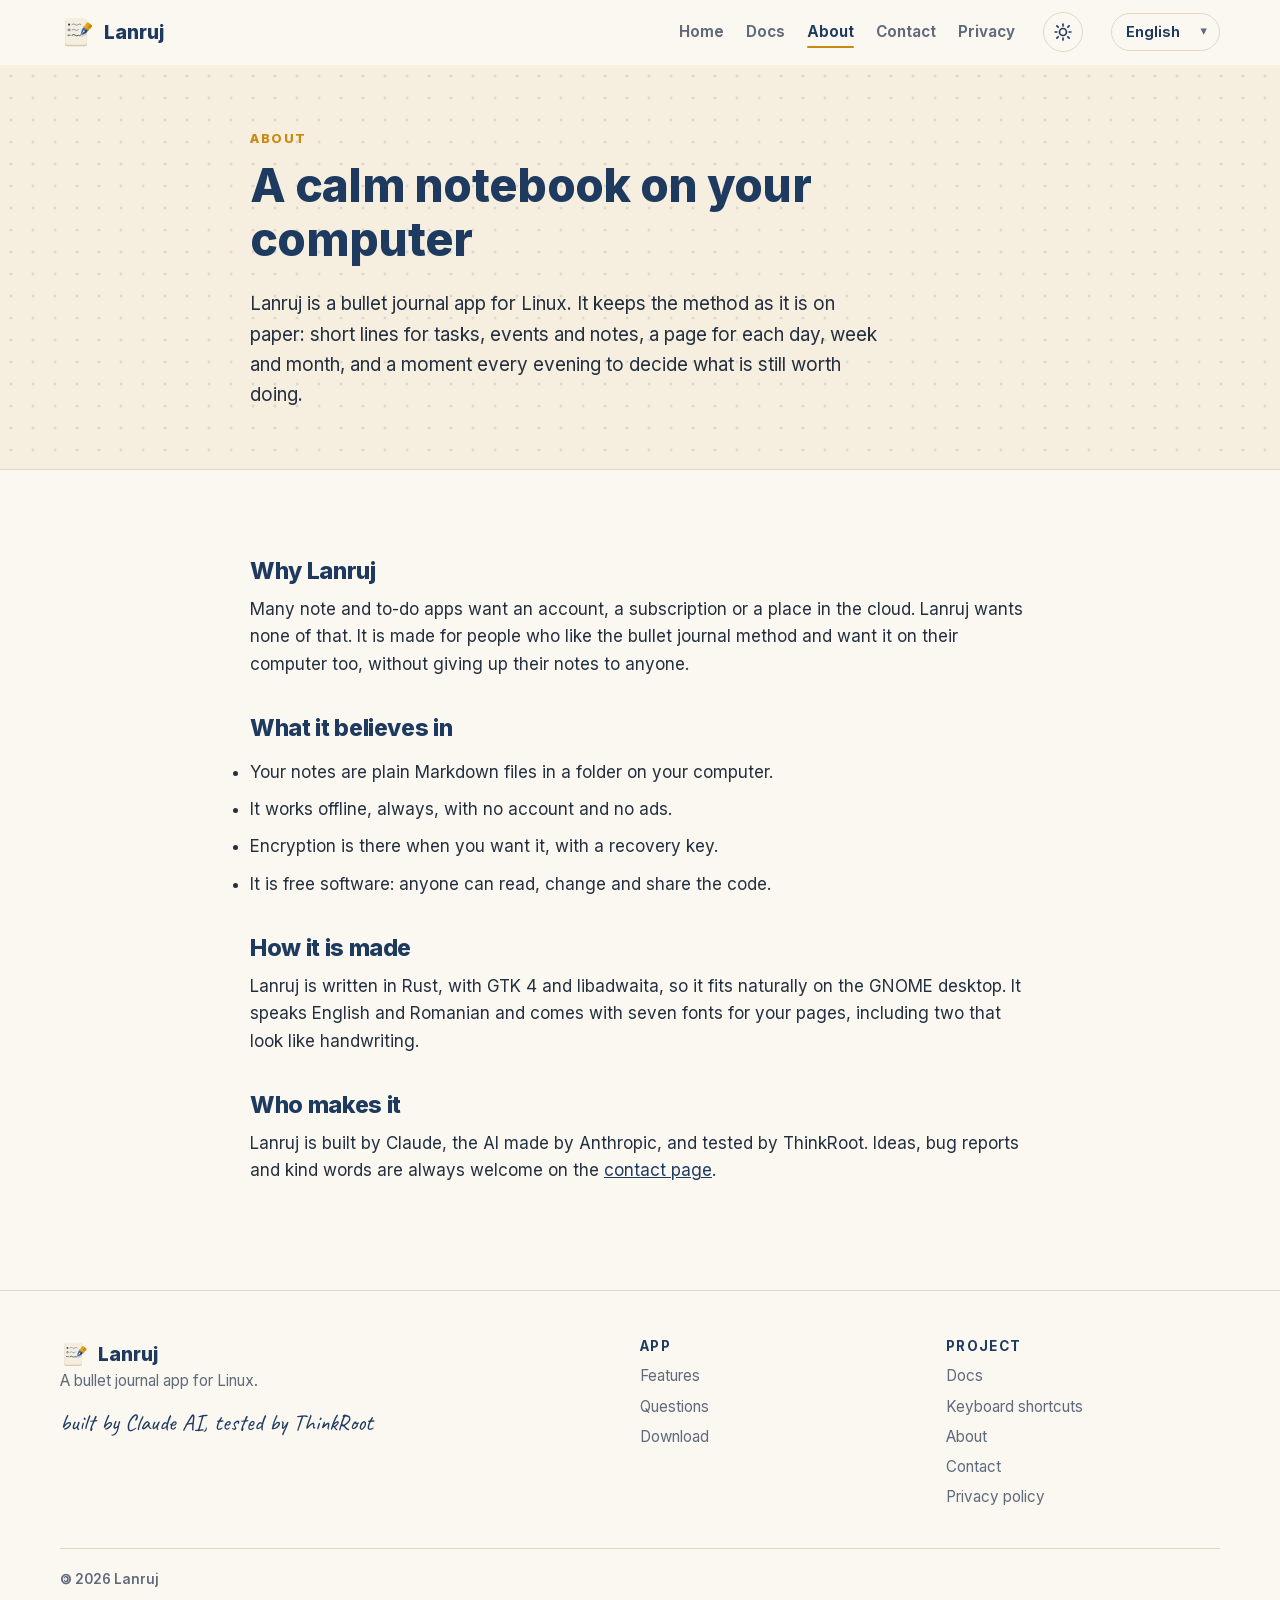
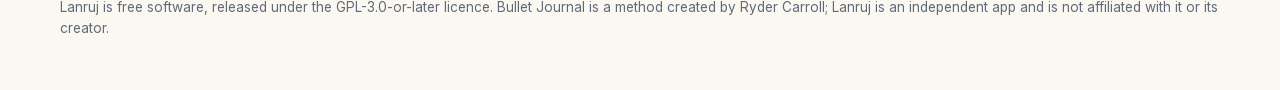
<file: about.html>
<!doctype html>
<html lang="en" class="no-js">
<head>
<meta charset="utf-8">
<meta name="viewport" content="width=device-width, initial-scale=1">
<title>About Lanruj</title>
<meta name="description" content="What Lanruj is, why it exists and how it is made.">
<link rel="canonical" href="https://lanruj.thinkopen.ro/about.html">
<link rel="alternate" hreflang="en" href="https://lanruj.thinkopen.ro/about.html" data-rel="about.html">
<link rel="alternate" hreflang="ro" href="https://lanruj.thinkopen.ro/lang/ro/despre.html" data-rel="lang/ro/despre.html">
<link rel="alternate" hreflang="x-default" href="https://lanruj.thinkopen.ro/about.html">
<meta name="theme-color" content="#fbf8f1" media="(prefers-color-scheme: light)">
<meta name="theme-color" content="#16202c" media="(prefers-color-scheme: dark)">
<meta name="color-scheme" content="light dark">
<link rel="icon" href="assets/img/lanruj.svg" type="image/svg+xml">
<link rel="apple-touch-icon" href="assets/img/apple-touch-icon.png">
<meta property="og:type" content="website">
<meta property="og:site_name" content="Lanruj">
<meta property="og:title" content="About Lanruj">
<meta property="og:description" content="What Lanruj is, why it exists and how it is made.">
<meta property="og:url" content="https://lanruj.thinkopen.ro/about.html">
<meta property="og:image" content="https://lanruj.thinkopen.ro/assets/img/og-en.jpg">
<meta property="og:image:width" content="1200">
<meta property="og:image:height" content="630">
<meta property="og:locale" content="en_US">
<meta property="og:locale:alternate" content="ro_RO">
<meta name="twitter:card" content="summary_large_image">
<script>try{var t=localStorage.getItem("lanruj-tema");if(t==="dark"||t==="light")document.documentElement.setAttribute("data-theme",t)}catch(e){}</script>
<link rel="preload" href="assets/fonts/inter.woff2" as="font" type="font/woff2" crossorigin>
<link rel="preload" href="assets/fonts/caveat.woff2" as="font" type="font/woff2" crossorigin>
<link rel="stylesheet" href="assets/css/style.css?v=2e8adaec1c">
<script src="assets/js/main.js?v=5428f053cd" defer></script>
</head>
<body>
<a class="skip" href="#main">Skip to content</a>
<header class="top">
  <div class="wrap">
    <a class="brand" href="index.html"><img src="assets/img/lanruj.svg" alt="" width="34" height="34"> Lanruj</a>
    <nav>
      <a href="index.html">Home</a>
      <a href="docs.html">Docs</a>
      <a href="about.html" aria-current="page">About</a>
      <a href="contact.html">Contact</a>
      <a href="privacy.html">Privacy</a>
    </nav>
    <button class="theme" type="button" aria-label="Light or dark"><svg class="sun" viewBox="0 0 24 24" fill="none" stroke="currentColor" stroke-width="2" stroke-linecap="round" aria-hidden="true"><circle cx="12" cy="12" r="4.2"/><path d="M12 2.5v2.2M12 19.3v2.2M4.6 4.6l1.6 1.6M17.8 17.8l1.6 1.6M2.5 12h2.2M19.3 12h2.2M4.6 19.4l1.6-1.6M17.8 6.2l1.6-1.6"/></svg><svg class="moon" viewBox="0 0 24 24" fill="none" stroke="currentColor" stroke-width="2" stroke-linejoin="round" aria-hidden="true"><path d="M20 14.5A8 8 0 0 1 9.5 4a8 8 0 1 0 10.5 10.5z"/></svg></button>
    <label class="lang-pick">
      <select id="lang" aria-label="Language">
        <option value="en">English</option>
        <option value="ro">Română</option>
      </select>
    </label>
  </div>
</header>

<main id="main">

<section class="page-head"><div class="wrap narrow">
  <p class="eyebrow">About</p>
  <h1>A calm notebook on your computer</h1>
  <p class="lead">Lanruj is a bullet journal app for Linux. It keeps the method as it is on paper: short lines for tasks, events and notes, a page for each day, week and month, and a moment every evening to decide what is still worth doing.</p>
</div></section>
<section><div class="wrap narrow prose">
  <h2>Why Lanruj</h2>
  <p>Many note and to-do apps want an account, a subscription or a place in the cloud. Lanruj wants none of that. It is made for people who like the bullet journal method and want it on their computer too, without giving up their notes to anyone.</p>
  <h2>What it believes in</h2>
  <ul class="checks">
    <li>Your notes are plain Markdown files in a folder on your computer.</li>
    <li>It works offline, always, with no account and no ads.</li>
    <li>Encryption is there when you want it, with a recovery key.</li>
    <li>It is free software: anyone can read, change and share the code.</li>
  </ul>
  <h2>How it is made</h2>
  <p>Lanruj is written in Rust, with GTK 4 and libadwaita, so it fits naturally on the GNOME desktop. It speaks English and Romanian and comes with seven fonts for your pages, including two that look like handwriting.</p>
  <h2>Who makes it</h2>
  <p>Lanruj is built by Claude, the AI made by Anthropic, and tested by ThinkRoot. Ideas, bug reports and kind words are always welcome on the <a href="contact.html">contact page</a>.</p>
</div></section>

</main>

<footer>
  <div class="wrap">
    <div class="cols">
      <div>
        <a class="brand" href="index.html"><img src="assets/img/lanruj.svg" alt="" width="28" height="28"> Lanruj</a>
        <p>A bullet journal app for Linux.</p>
        <p class="sign">built by Claude AI, tested by ThinkRoot</p>
      </div>
      <div>
        <h4>App</h4>
        <ul>
          <li><a href="index.html#features">Features</a></li>
          <li><a href="index.html#faq">Questions</a></li>
          <li><a href="index.html#download">Download</a></li>
        </ul>
      </div>
      <div>
        <h4>Project</h4>
        <ul>
          <li><a href="docs.html">Docs</a></li>
          <li><a href="keyboard-shortcuts.html">Keyboard shortcuts</a></li>
          <li><a href="about.html">About</a></li>
          <li><a href="contact.html">Contact</a></li>
          <li><a href="privacy.html">Privacy policy</a></li>
        </ul>
      </div>
    </div>
    <p class="legal copy"><span class="copyleft" role="img" aria-label="Copyleft">©</span> 2026 Lanruj</p>
    <p class="legal">Lanruj is free software, released under the GPL-3.0-or-later licence. Bullet Journal is a method created by Ryder Carroll; Lanruj is an independent app and is not affiliated with it or its creator.</p>
  </div>
</footer>

</body>
</html>
</file>
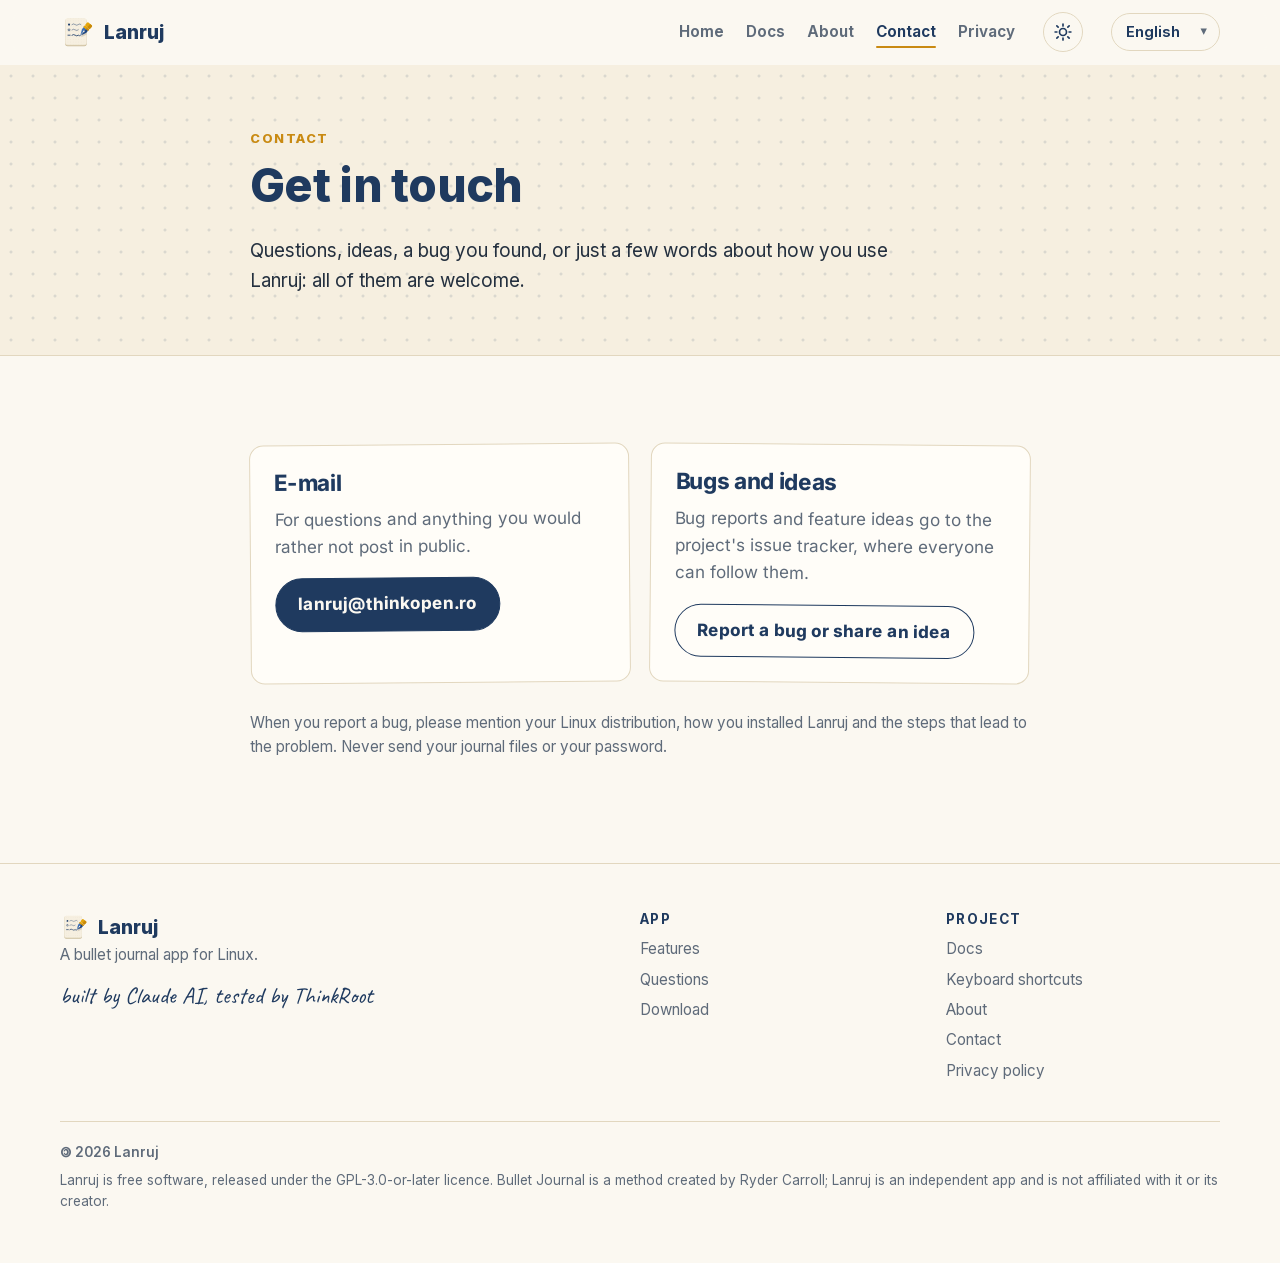
<file: contact.html>
<!doctype html>
<html lang="en" class="no-js">
<head>
<meta charset="utf-8">
<meta name="viewport" content="width=device-width, initial-scale=1">
<title>Contact - Lanruj</title>
<meta name="description" content="How to get in touch about Lanruj: questions, ideas and bug reports.">
<link rel="canonical" href="https://lanruj.thinkopen.ro/contact.html">
<link rel="alternate" hreflang="en" href="https://lanruj.thinkopen.ro/contact.html" data-rel="contact.html">
<link rel="alternate" hreflang="ro" href="https://lanruj.thinkopen.ro/lang/ro/contact.html" data-rel="lang/ro/contact.html">
<link rel="alternate" hreflang="x-default" href="https://lanruj.thinkopen.ro/contact.html">
<meta name="theme-color" content="#fbf8f1" media="(prefers-color-scheme: light)">
<meta name="theme-color" content="#16202c" media="(prefers-color-scheme: dark)">
<meta name="color-scheme" content="light dark">
<link rel="icon" href="assets/img/lanruj.svg" type="image/svg+xml">
<link rel="apple-touch-icon" href="assets/img/apple-touch-icon.png">
<meta property="og:type" content="website">
<meta property="og:site_name" content="Lanruj">
<meta property="og:title" content="Contact - Lanruj">
<meta property="og:description" content="How to get in touch about Lanruj: questions, ideas and bug reports.">
<meta property="og:url" content="https://lanruj.thinkopen.ro/contact.html">
<meta property="og:image" content="https://lanruj.thinkopen.ro/assets/img/og-en.jpg">
<meta property="og:image:width" content="1200">
<meta property="og:image:height" content="630">
<meta property="og:locale" content="en_US">
<meta property="og:locale:alternate" content="ro_RO">
<meta name="twitter:card" content="summary_large_image">
<script>try{var t=localStorage.getItem("lanruj-tema");if(t==="dark"||t==="light")document.documentElement.setAttribute("data-theme",t)}catch(e){}</script>
<link rel="preload" href="assets/fonts/inter.woff2" as="font" type="font/woff2" crossorigin>
<link rel="preload" href="assets/fonts/caveat.woff2" as="font" type="font/woff2" crossorigin>
<link rel="stylesheet" href="assets/css/style.css?v=2e8adaec1c">
<script src="assets/js/main.js?v=5428f053cd" defer></script>
</head>
<body>
<a class="skip" href="#main">Skip to content</a>
<header class="top">
  <div class="wrap">
    <a class="brand" href="index.html"><img src="assets/img/lanruj.svg" alt="" width="34" height="34"> Lanruj</a>
    <nav>
      <a href="index.html">Home</a>
      <a href="docs.html">Docs</a>
      <a href="about.html">About</a>
      <a href="contact.html" aria-current="page">Contact</a>
      <a href="privacy.html">Privacy</a>
    </nav>
    <button class="theme" type="button" aria-label="Light or dark"><svg class="sun" viewBox="0 0 24 24" fill="none" stroke="currentColor" stroke-width="2" stroke-linecap="round" aria-hidden="true"><circle cx="12" cy="12" r="4.2"/><path d="M12 2.5v2.2M12 19.3v2.2M4.6 4.6l1.6 1.6M17.8 17.8l1.6 1.6M2.5 12h2.2M19.3 12h2.2M4.6 19.4l1.6-1.6M17.8 6.2l1.6-1.6"/></svg><svg class="moon" viewBox="0 0 24 24" fill="none" stroke="currentColor" stroke-width="2" stroke-linejoin="round" aria-hidden="true"><path d="M20 14.5A8 8 0 0 1 9.5 4a8 8 0 1 0 10.5 10.5z"/></svg></button>
    <label class="lang-pick">
      <select id="lang" aria-label="Language">
        <option value="en">English</option>
        <option value="ro">Română</option>
      </select>
    </label>
  </div>
</header>

<main id="main">

<section class="page-head"><div class="wrap narrow">
  <p class="eyebrow">Contact</p>
  <h1>Get in touch</h1>
  <p class="lead">Questions, ideas, a bug you found, or just a few words about how you use Lanruj: all of them are welcome.</p>
</div></section>
<section><div class="wrap narrow">
  <div class="contact-cards">
    <div class="contact-card">
      <h3>E-mail</h3>
      <p>For questions and anything you would rather not post in public.</p>
      <a class="button primary" href="mailto:lanruj@thinkopen.ro">lanruj@thinkopen.ro</a>
    </div>
    <div class="contact-card">
      <h3>Bugs and ideas</h3>
      <p>Bug reports and feature ideas go to the project's issue tracker, where everyone can follow them.</p>
      <a class="button" href="https://github.com/ThinkRoot99/Lanruj/issues">Report a bug or share an idea</a>
    </div>
  </div>
  <p class="hint-text">When you report a bug, please mention your Linux distribution, how you installed Lanruj and the steps that lead to the problem. Never send your journal files or your password.</p>
</div></section>

</main>

<footer>
  <div class="wrap">
    <div class="cols">
      <div>
        <a class="brand" href="index.html"><img src="assets/img/lanruj.svg" alt="" width="28" height="28"> Lanruj</a>
        <p>A bullet journal app for Linux.</p>
        <p class="sign">built by Claude AI, tested by ThinkRoot</p>
      </div>
      <div>
        <h4>App</h4>
        <ul>
          <li><a href="index.html#features">Features</a></li>
          <li><a href="index.html#faq">Questions</a></li>
          <li><a href="index.html#download">Download</a></li>
        </ul>
      </div>
      <div>
        <h4>Project</h4>
        <ul>
          <li><a href="docs.html">Docs</a></li>
          <li><a href="keyboard-shortcuts.html">Keyboard shortcuts</a></li>
          <li><a href="about.html">About</a></li>
          <li><a href="contact.html">Contact</a></li>
          <li><a href="privacy.html">Privacy policy</a></li>
        </ul>
      </div>
    </div>
    <p class="legal copy"><span class="copyleft" role="img" aria-label="Copyleft">©</span> 2026 Lanruj</p>
    <p class="legal">Lanruj is free software, released under the GPL-3.0-or-later licence. Bullet Journal is a method created by Ryder Carroll; Lanruj is an independent app and is not affiliated with it or its creator.</p>
  </div>
</footer>

</body>
</html>
</file>
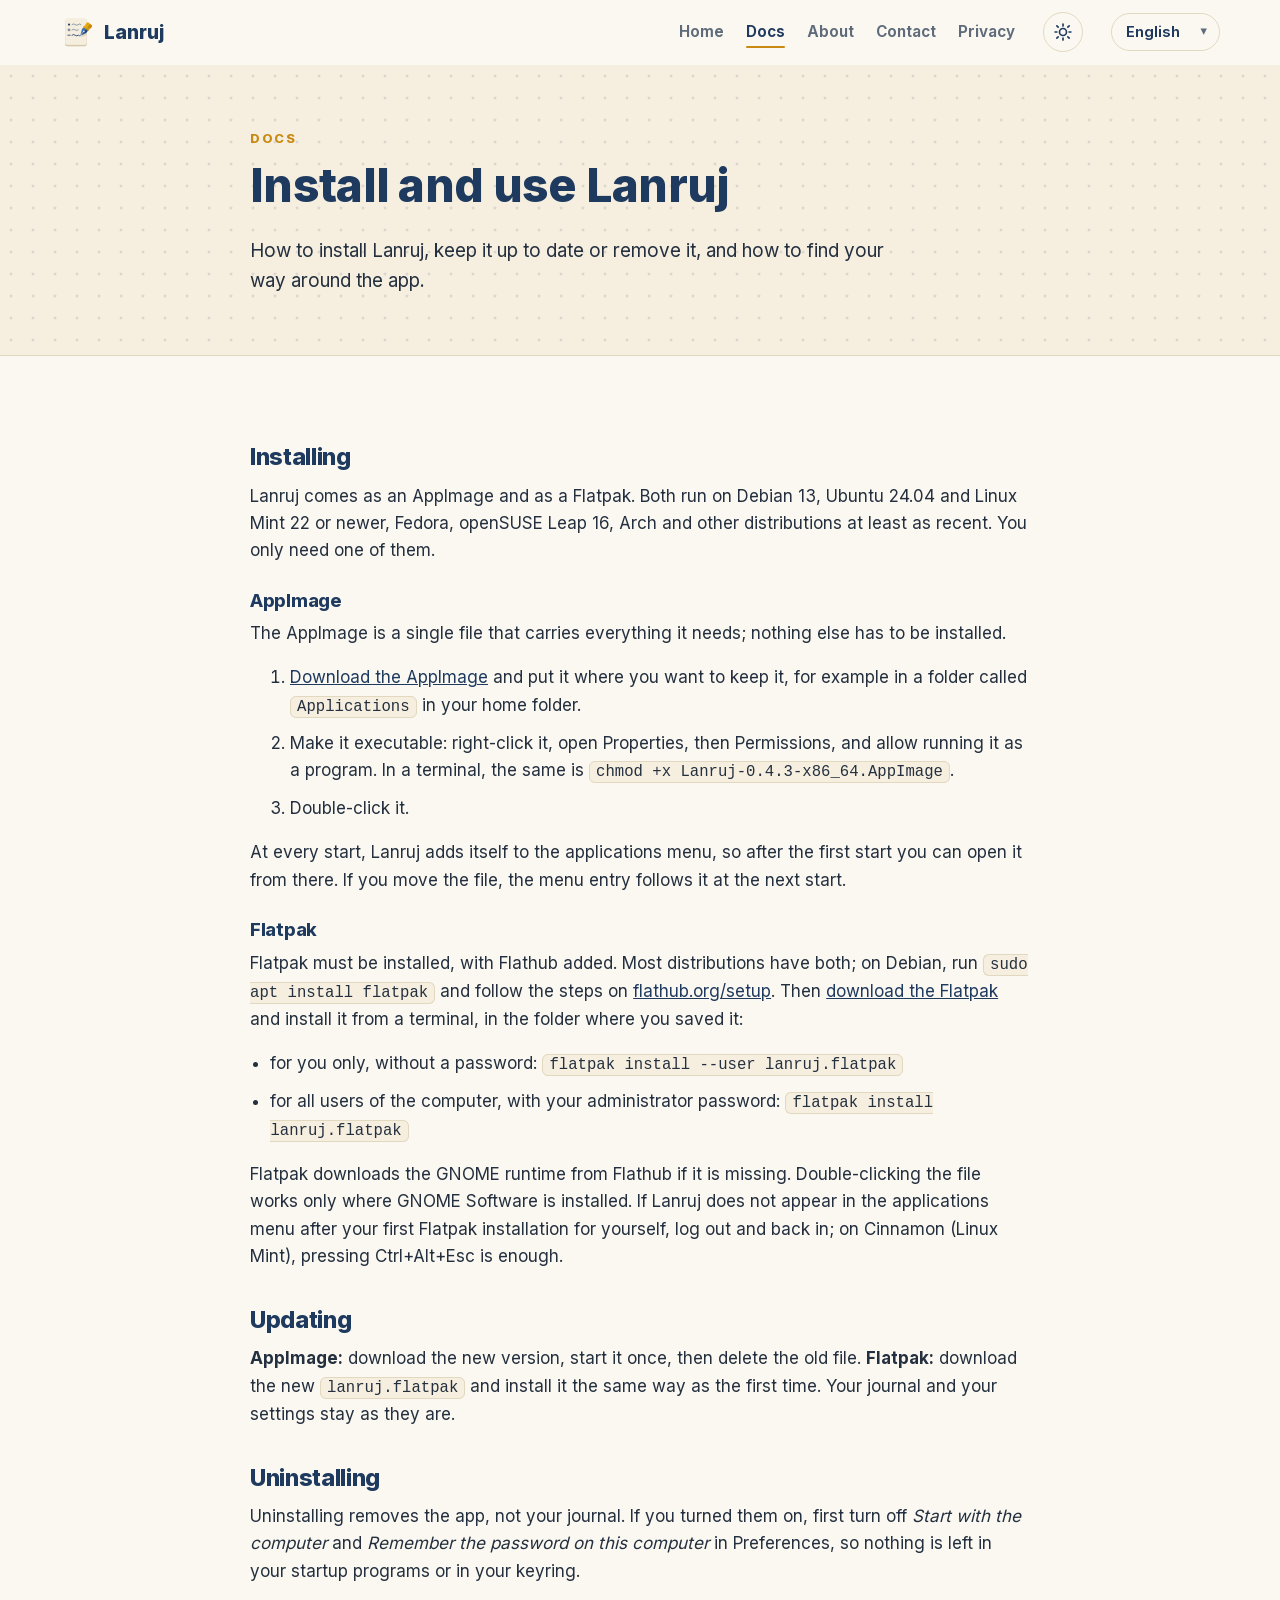
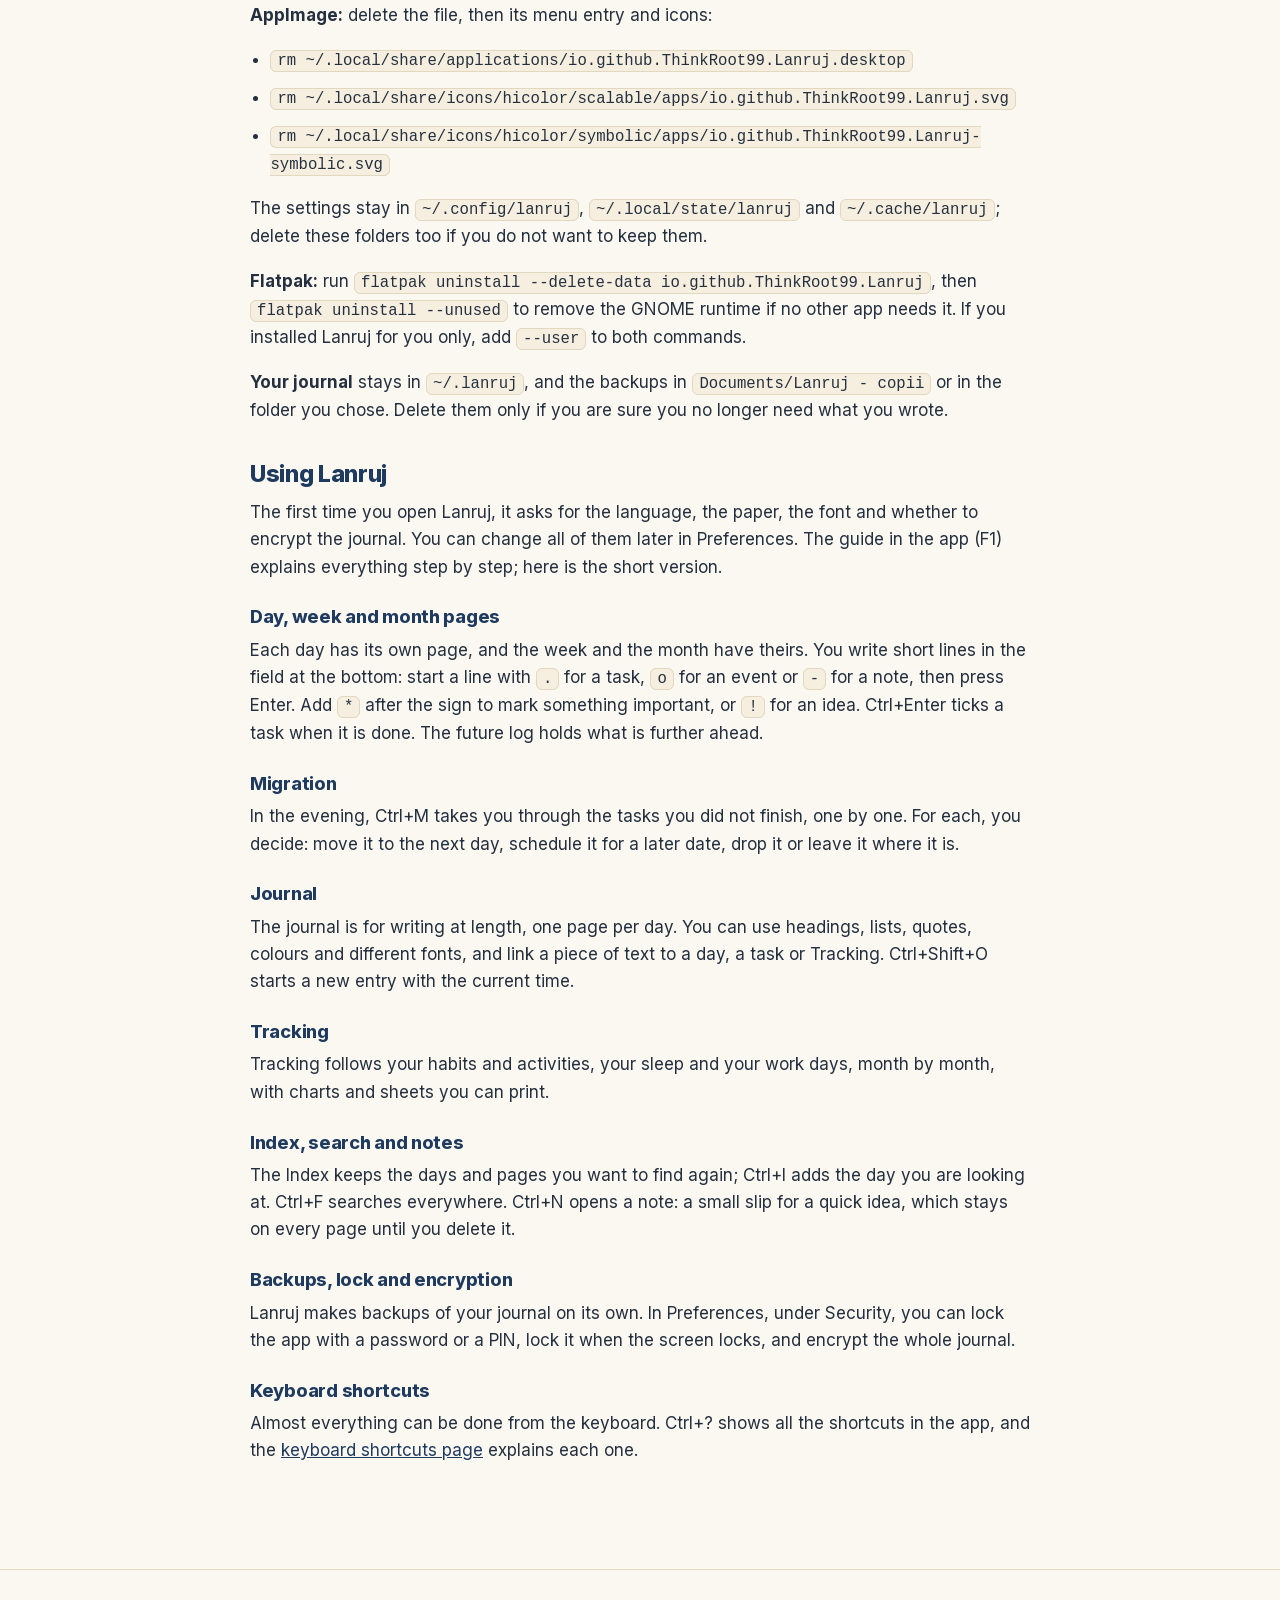
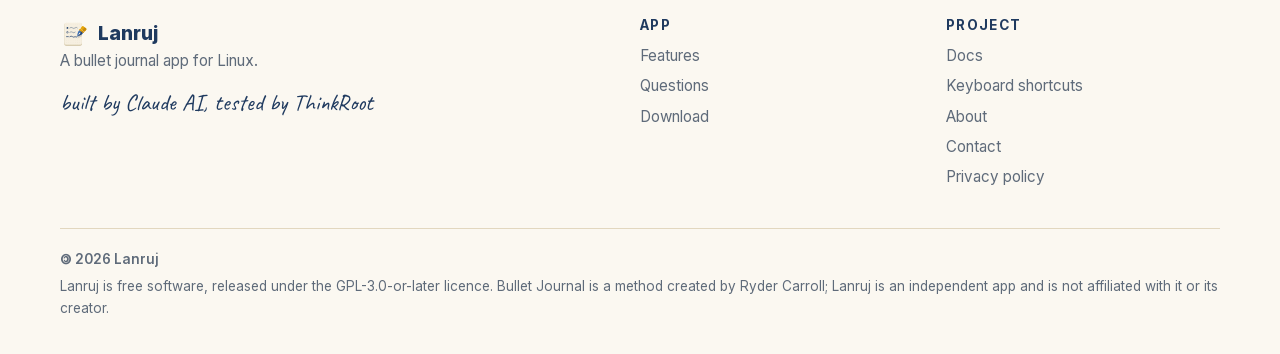
<file: docs.html>
<!doctype html>
<html lang="en" class="no-js">
<head>
<meta charset="utf-8">
<meta name="viewport" content="width=device-width, initial-scale=1">
<title>Docs - Lanruj</title>
<meta name="description" content="How to install, update and uninstall Lanruj, and how to use it.">
<link rel="canonical" href="https://lanruj.thinkopen.ro/docs.html">
<link rel="alternate" hreflang="en" href="https://lanruj.thinkopen.ro/docs.html" data-rel="docs.html">
<link rel="alternate" hreflang="ro" href="https://lanruj.thinkopen.ro/lang/ro/documentatie.html" data-rel="lang/ro/documentatie.html">
<link rel="alternate" hreflang="x-default" href="https://lanruj.thinkopen.ro/docs.html">
<meta name="theme-color" content="#fbf8f1" media="(prefers-color-scheme: light)">
<meta name="theme-color" content="#16202c" media="(prefers-color-scheme: dark)">
<meta name="color-scheme" content="light dark">
<link rel="icon" href="assets/img/lanruj.svg" type="image/svg+xml">
<link rel="apple-touch-icon" href="assets/img/apple-touch-icon.png">
<meta property="og:type" content="website">
<meta property="og:site_name" content="Lanruj">
<meta property="og:title" content="Docs - Lanruj">
<meta property="og:description" content="How to install, update and uninstall Lanruj, and how to use it.">
<meta property="og:url" content="https://lanruj.thinkopen.ro/docs.html">
<meta property="og:image" content="https://lanruj.thinkopen.ro/assets/img/og-en.jpg">
<meta property="og:image:width" content="1200">
<meta property="og:image:height" content="630">
<meta property="og:locale" content="en_US">
<meta property="og:locale:alternate" content="ro_RO">
<meta name="twitter:card" content="summary_large_image">
<script>try{var t=localStorage.getItem("lanruj-tema");if(t==="dark"||t==="light")document.documentElement.setAttribute("data-theme",t)}catch(e){}</script>
<link rel="preload" href="assets/fonts/inter.woff2" as="font" type="font/woff2" crossorigin>
<link rel="preload" href="assets/fonts/caveat.woff2" as="font" type="font/woff2" crossorigin>
<link rel="stylesheet" href="assets/css/style.css?v=2e8adaec1c">
<script src="assets/js/main.js?v=5428f053cd" defer></script>
</head>
<body>
<a class="skip" href="#main">Skip to content</a>
<header class="top">
  <div class="wrap">
    <a class="brand" href="index.html"><img src="assets/img/lanruj.svg" alt="" width="34" height="34"> Lanruj</a>
    <nav>
      <a href="index.html">Home</a>
      <a href="docs.html" aria-current="page">Docs</a>
      <a href="about.html">About</a>
      <a href="contact.html">Contact</a>
      <a href="privacy.html">Privacy</a>
    </nav>
    <button class="theme" type="button" aria-label="Light or dark"><svg class="sun" viewBox="0 0 24 24" fill="none" stroke="currentColor" stroke-width="2" stroke-linecap="round" aria-hidden="true"><circle cx="12" cy="12" r="4.2"/><path d="M12 2.5v2.2M12 19.3v2.2M4.6 4.6l1.6 1.6M17.8 17.8l1.6 1.6M2.5 12h2.2M19.3 12h2.2M4.6 19.4l1.6-1.6M17.8 6.2l1.6-1.6"/></svg><svg class="moon" viewBox="0 0 24 24" fill="none" stroke="currentColor" stroke-width="2" stroke-linejoin="round" aria-hidden="true"><path d="M20 14.5A8 8 0 0 1 9.5 4a8 8 0 1 0 10.5 10.5z"/></svg></button>
    <label class="lang-pick">
      <select id="lang" aria-label="Language">
        <option value="en">English</option>
        <option value="ro">Română</option>
      </select>
    </label>
  </div>
</header>

<main id="main">

<section class="page-head"><div class="wrap narrow">
  <p class="eyebrow">Docs</p>
  <h1>Install and use Lanruj</h1>
  <p class="lead">How to install Lanruj, keep it up to date or remove it, and how to find your way around the app.</p>
</div></section>
<section><div class="wrap narrow prose">
  <h2 id="install">Installing</h2>
  <p>Lanruj comes as an AppImage and as a Flatpak. Both run on Debian 13, Ubuntu 24.04 and Linux Mint 22 or newer, Fedora, openSUSE Leap 16, Arch and other distributions at least as recent. You only need one of them.</p>
  <h3>AppImage</h3>
  <p>The AppImage is a single file that carries everything it needs; nothing else has to be installed.</p>
  <ol>
    <li><a href="https://github.com/ThinkRoot99/Lanruj/releases/download/v0.4.3/Lanruj-0.4.3-x86_64.AppImage">Download the AppImage</a> and put it where you want to keep it, for example in a folder called <code>Applications</code> in your home folder.</li>
    <li>Make it executable: right-click it, open Properties, then Permissions, and allow running it as a program. In a terminal, the same is <code>chmod +x Lanruj-0.4.3-x86_64.AppImage</code>.</li>
    <li>Double-click it.</li>
  </ol>
  <p>At every start, Lanruj adds itself to the applications menu, so after the first start you can open it from there. If you move the file, the menu entry follows it at the next start.</p>
  <h3>Flatpak</h3>
  <p>Flatpak must be installed, with Flathub added. Most distributions have both; on Debian, run <code>sudo apt install flatpak</code> and follow the steps on <a href="https://flathub.org/setup">flathub.org/setup</a>. Then <a href="https://github.com/ThinkRoot99/Lanruj/releases/download/v0.4.3/lanruj.flatpak">download the Flatpak</a> and install it from a terminal, in the folder where you saved it:</p>
  <ul>
    <li>for you only, without a password: <code>flatpak install --user lanruj.flatpak</code></li>
    <li>for all users of the computer, with your administrator password: <code>flatpak install lanruj.flatpak</code></li>
  </ul>
  <p>Flatpak downloads the GNOME runtime from Flathub if it is missing. Double-clicking the file works only where GNOME Software is installed. If Lanruj does not appear in the applications menu after your first Flatpak installation for yourself, log out and back in; on Cinnamon (Linux Mint), pressing Ctrl+Alt+Esc is enough.</p>
  <h2 id="update">Updating</h2>
  <p><strong>AppImage:</strong> download the new version, start it once, then delete the old file. <strong>Flatpak:</strong> download the new <code>lanruj.flatpak</code> and install it the same way as the first time. Your journal and your settings stay as they are.</p>
  <h2 id="uninstall">Uninstalling</h2>
  <p>Uninstalling removes the app, not your journal. If you turned them on, first turn off <em>Start with the computer</em> and <em>Remember the password on this computer</em> in Preferences, so nothing is left in your startup programs or in your keyring.</p>
  <p><strong>AppImage:</strong> delete the file, then its menu entry and icons:</p>
  <ul>
    <li><code>rm ~/.local/share/applications/io.github.ThinkRoot99.Lanruj.desktop</code></li>
    <li><code>rm ~/.local/share/icons/hicolor/scalable/apps/io.github.ThinkRoot99.Lanruj.svg</code></li>
    <li><code>rm ~/.local/share/icons/hicolor/symbolic/apps/io.github.ThinkRoot99.Lanruj-symbolic.svg</code></li>
  </ul>
  <p>The settings stay in <code>~/.config/lanruj</code>, <code>~/.local/state/lanruj</code> and <code>~/.cache/lanruj</code>; delete these folders too if you do not want to keep them.</p>
  <p><strong>Flatpak:</strong> run <code>flatpak uninstall --delete-data io.github.ThinkRoot99.Lanruj</code>, then <code>flatpak uninstall --unused</code> to remove the GNOME runtime if no other app needs it. If you installed Lanruj for you only, add <code>--user</code> to both commands.</p>
  <p><strong>Your journal</strong> stays in <code>~/.lanruj</code>, and the backups in <code>Documents/Lanruj - copii</code> or in the folder you chose. Delete them only if you are sure you no longer need what you wrote.</p>
  <h2 id="use">Using Lanruj</h2>
  <p>The first time you open Lanruj, it asks for the language, the paper, the font and whether to encrypt the journal. You can change all of them later in Preferences. The guide in the app (F1) explains everything step by step; here is the short version.</p>
  <h3>Day, week and month pages</h3>
  <p>Each day has its own page, and the week and the month have theirs. You write short lines in the field at the bottom: start a line with <code>.</code> for a task, <code>o</code> for an event or <code>-</code> for a note, then press Enter. Add <code>*</code> after the sign to mark something important, or <code>!</code> for an idea. Ctrl+Enter ticks a task when it is done. The future log holds what is further ahead.</p>
  <h3>Migration</h3>
  <p>In the evening, Ctrl+M takes you through the tasks you did not finish, one by one. For each, you decide: move it to the next day, schedule it for a later date, drop it or leave it where it is.</p>
  <h3>Journal</h3>
  <p>The journal is for writing at length, one page per day. You can use headings, lists, quotes, colours and different fonts, and link a piece of text to a day, a task or Tracking. Ctrl+Shift+O starts a new entry with the current time.</p>
  <h3>Tracking</h3>
  <p>Tracking follows your habits and activities, your sleep and your work days, month by month, with charts and sheets you can print.</p>
  <h3>Index, search and notes</h3>
  <p>The Index keeps the days and pages you want to find again; Ctrl+I adds the day you are looking at. Ctrl+F searches everywhere. Ctrl+N opens a note: a small slip for a quick idea, which stays on every page until you delete it.</p>
  <h3>Backups, lock and encryption</h3>
  <p>Lanruj makes backups of your journal on its own. In Preferences, under Security, you can lock the app with a password or a PIN, lock it when the screen locks, and encrypt the whole journal.</p>
  <h3>Keyboard shortcuts</h3>
  <p>Almost everything can be done from the keyboard. Ctrl+? shows all the shortcuts in the app, and the <a href="keyboard-shortcuts.html">keyboard shortcuts page</a> explains each one.</p>
</div></section>

</main>

<footer>
  <div class="wrap">
    <div class="cols">
      <div>
        <a class="brand" href="index.html"><img src="assets/img/lanruj.svg" alt="" width="28" height="28"> Lanruj</a>
        <p>A bullet journal app for Linux.</p>
        <p class="sign">built by Claude AI, tested by ThinkRoot</p>
      </div>
      <div>
        <h4>App</h4>
        <ul>
          <li><a href="index.html#features">Features</a></li>
          <li><a href="index.html#faq">Questions</a></li>
          <li><a href="index.html#download">Download</a></li>
        </ul>
      </div>
      <div>
        <h4>Project</h4>
        <ul>
          <li><a href="docs.html">Docs</a></li>
          <li><a href="keyboard-shortcuts.html">Keyboard shortcuts</a></li>
          <li><a href="about.html">About</a></li>
          <li><a href="contact.html">Contact</a></li>
          <li><a href="privacy.html">Privacy policy</a></li>
        </ul>
      </div>
    </div>
    <p class="legal copy"><span class="copyleft" role="img" aria-label="Copyleft">©</span> 2026 Lanruj</p>
    <p class="legal">Lanruj is free software, released under the GPL-3.0-or-later licence. Bullet Journal is a method created by Ryder Carroll; Lanruj is an independent app and is not affiliated with it or its creator.</p>
  </div>
</footer>

</body>
</html>
</file>
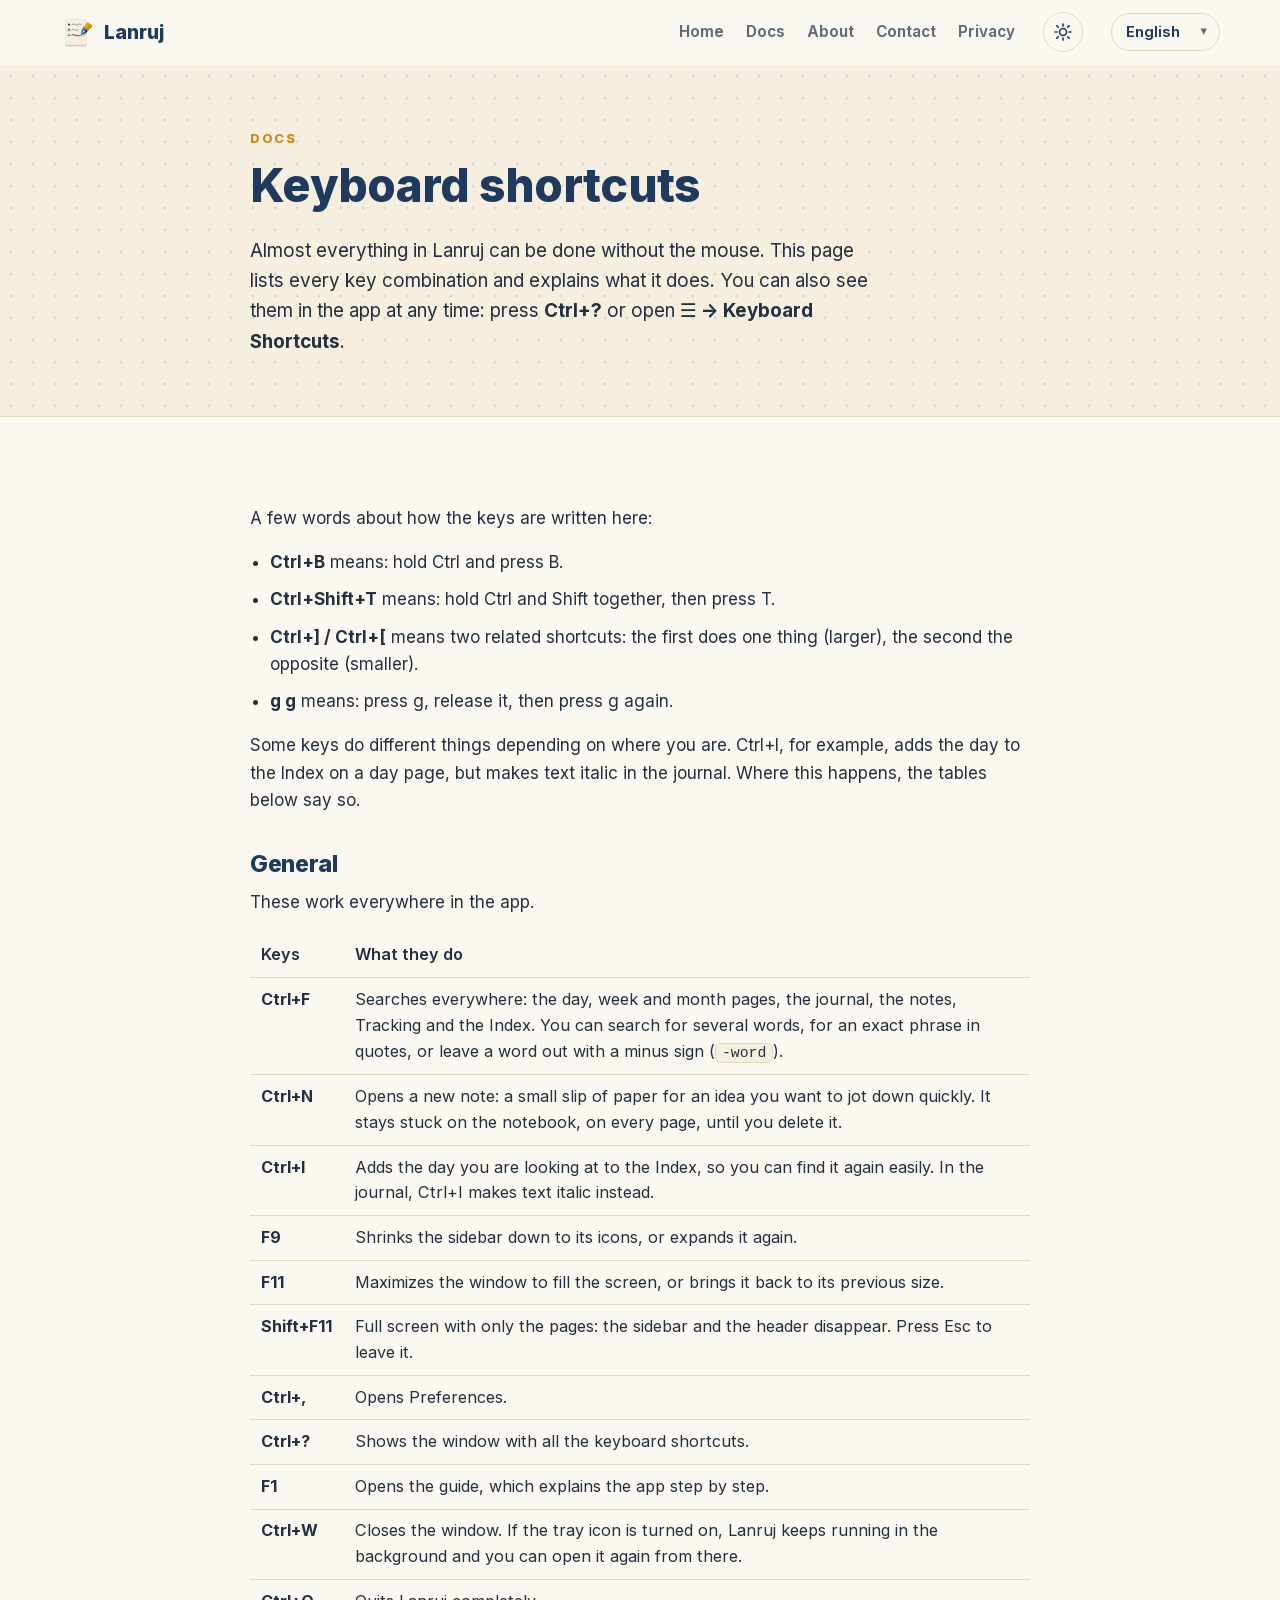
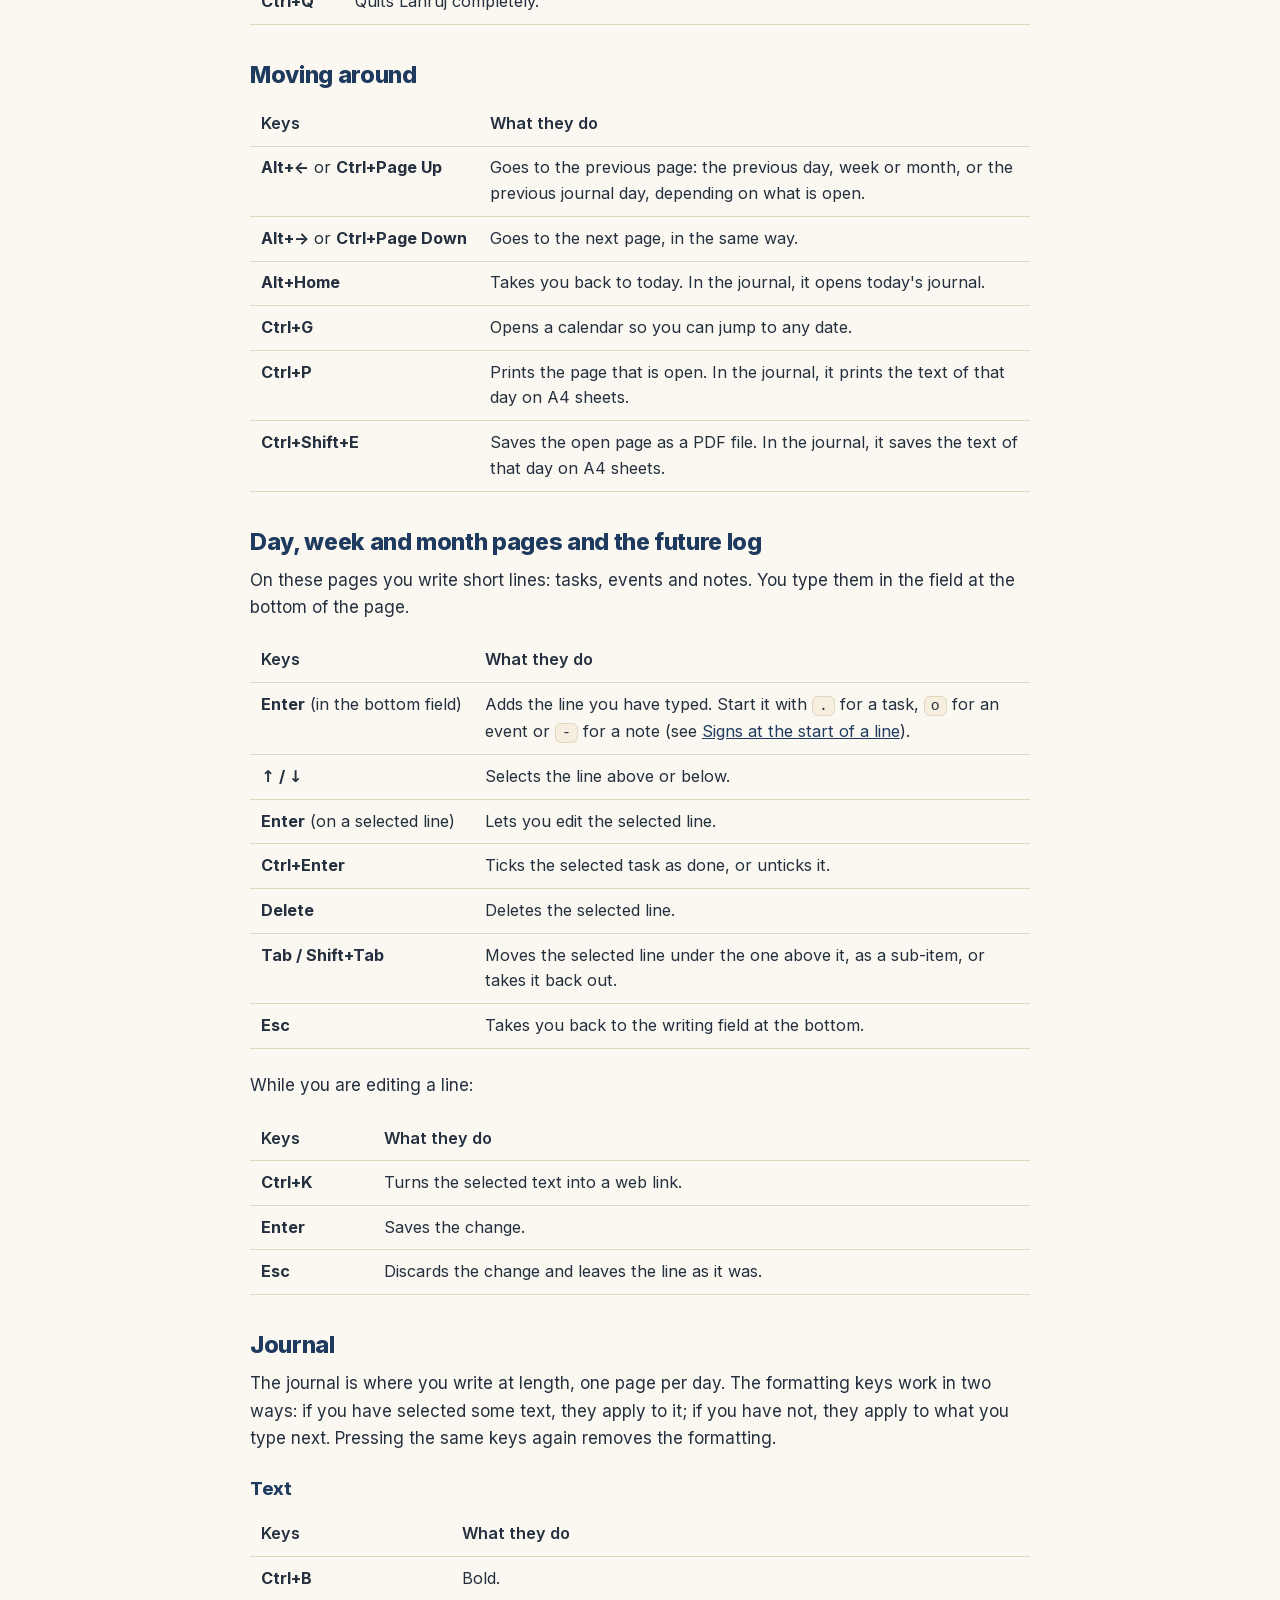
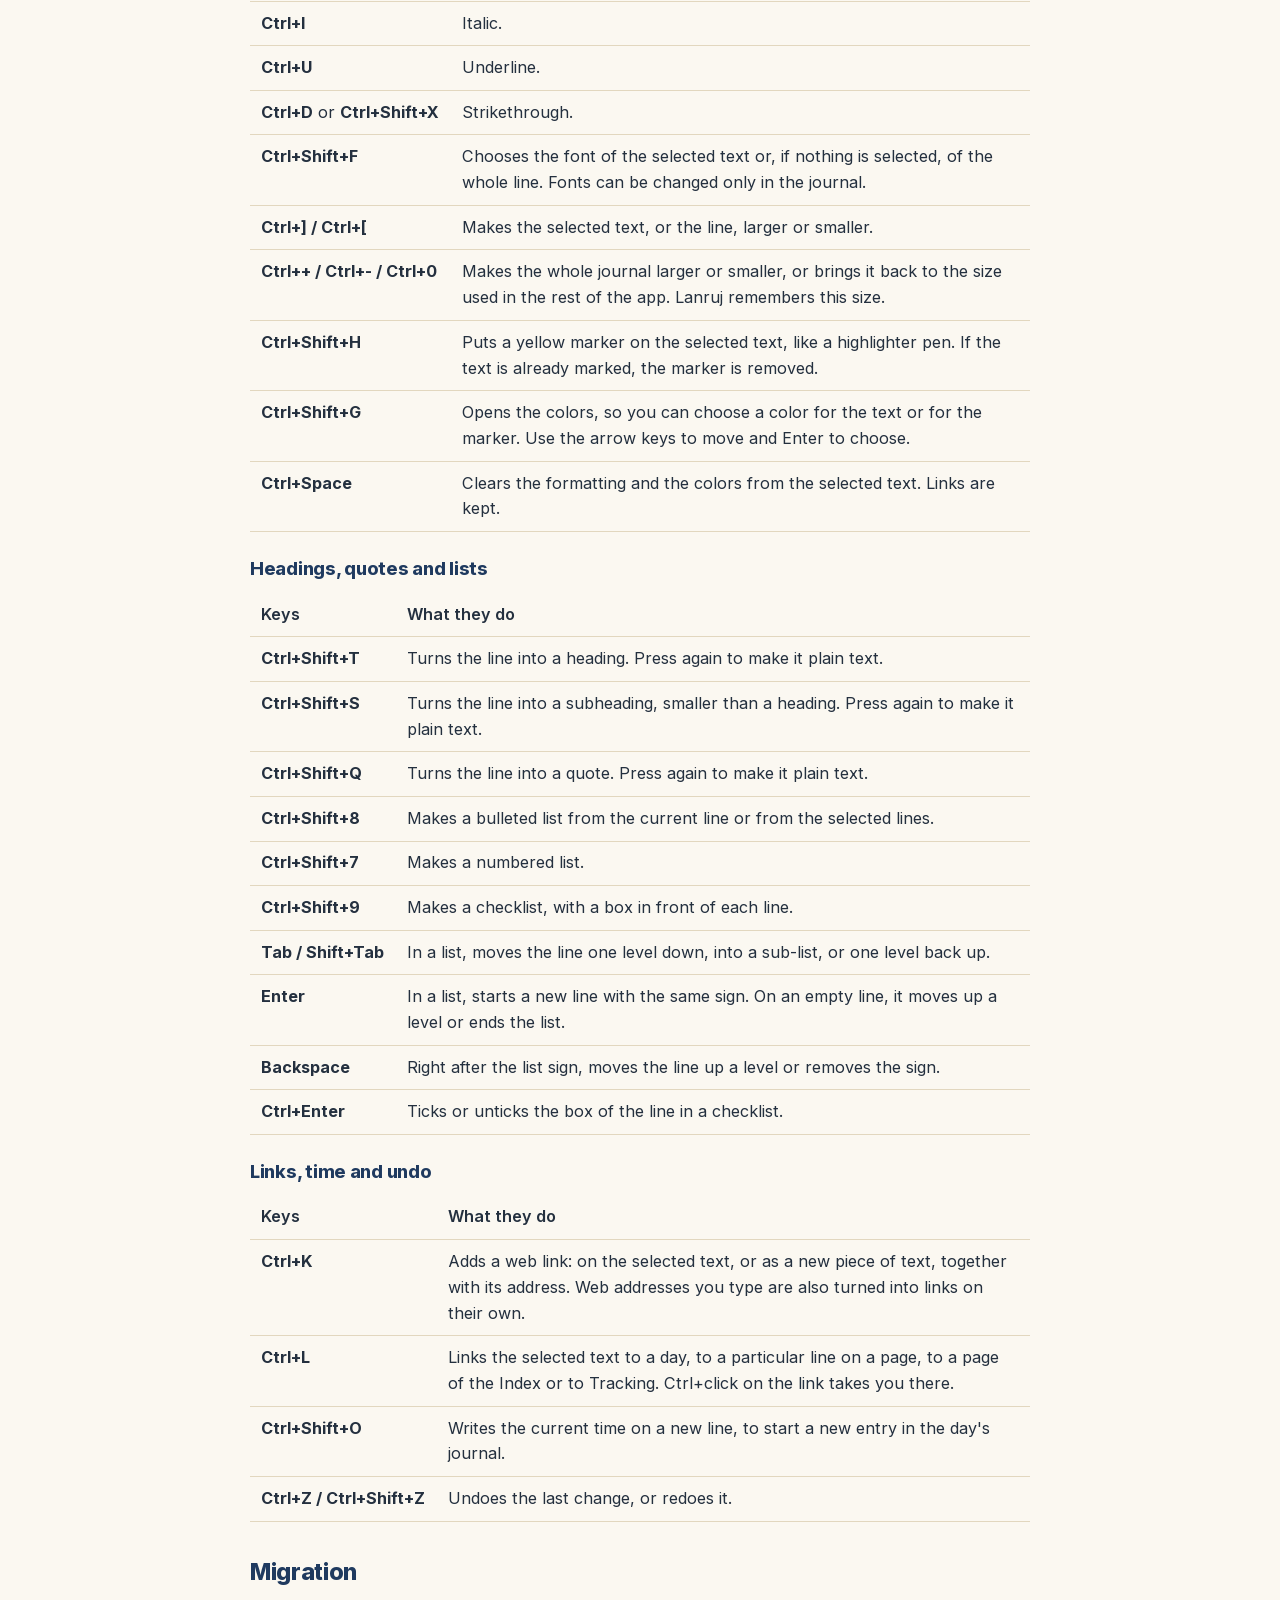
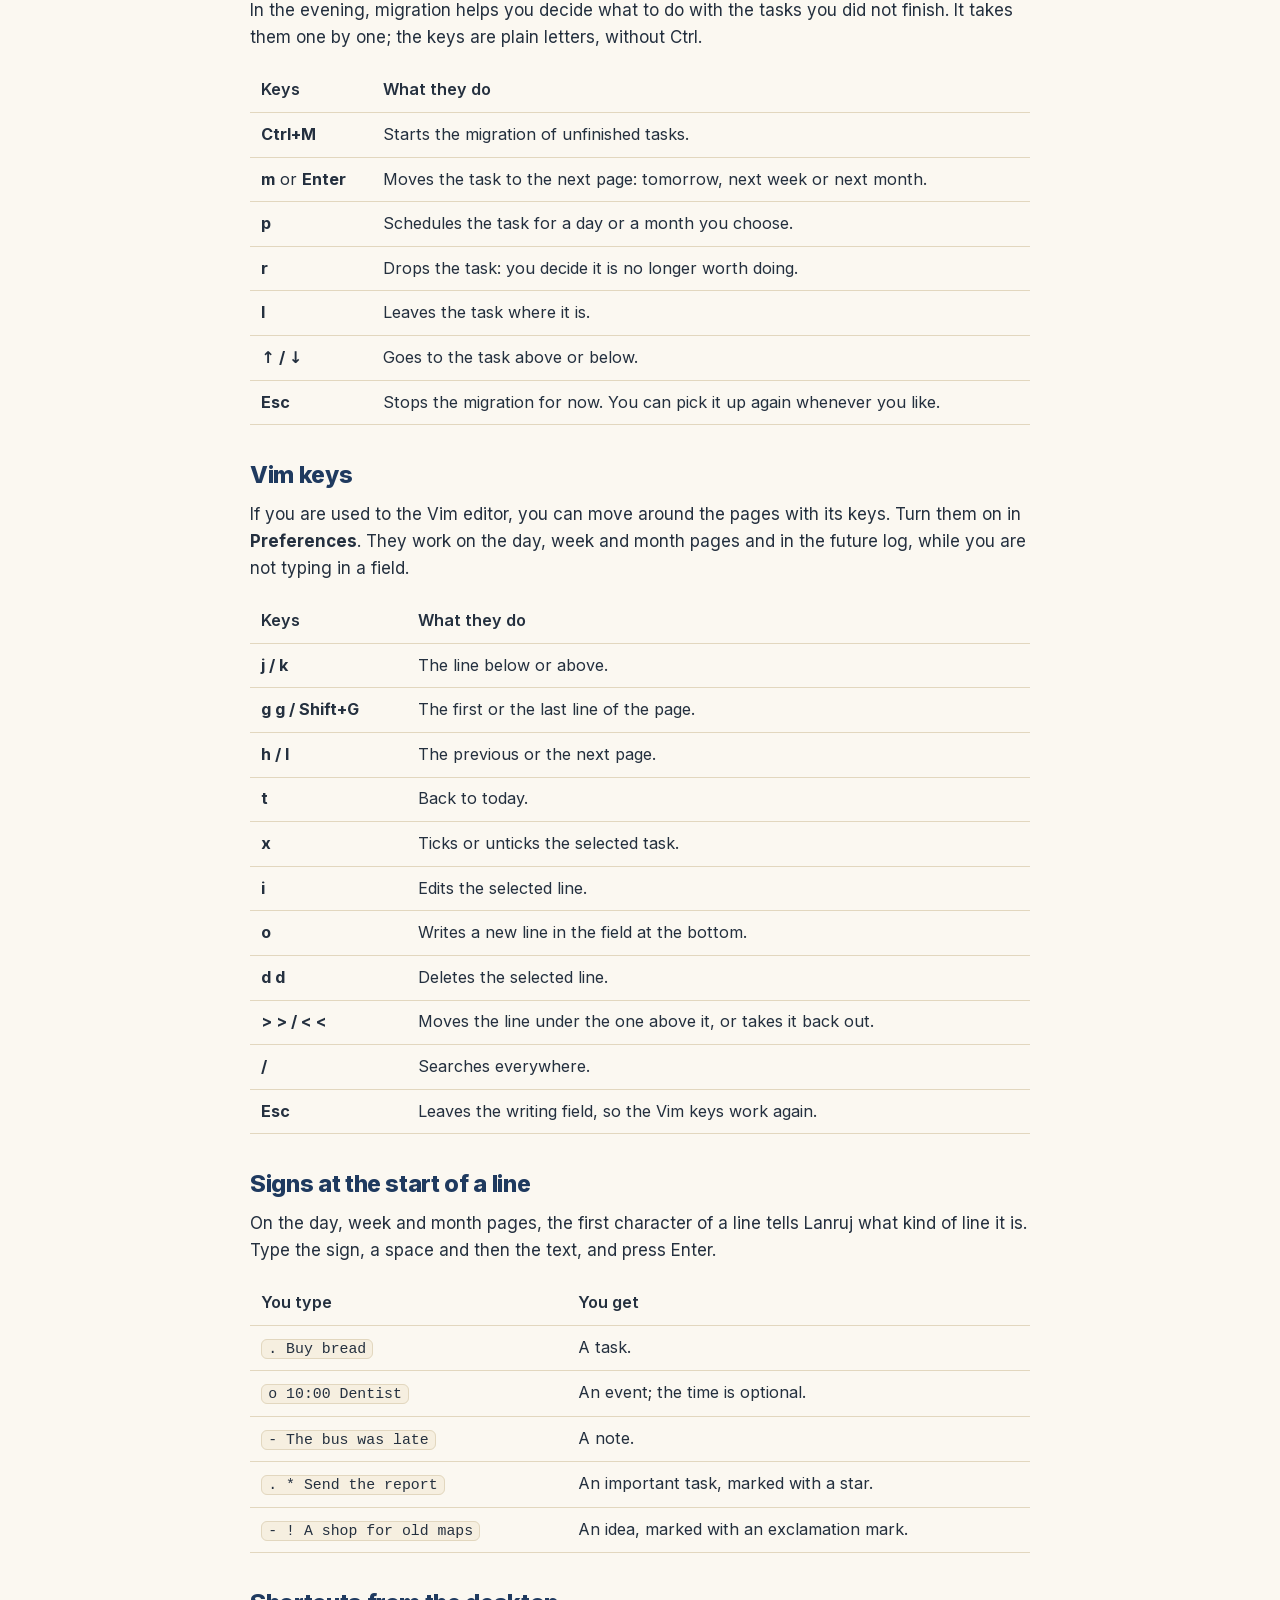
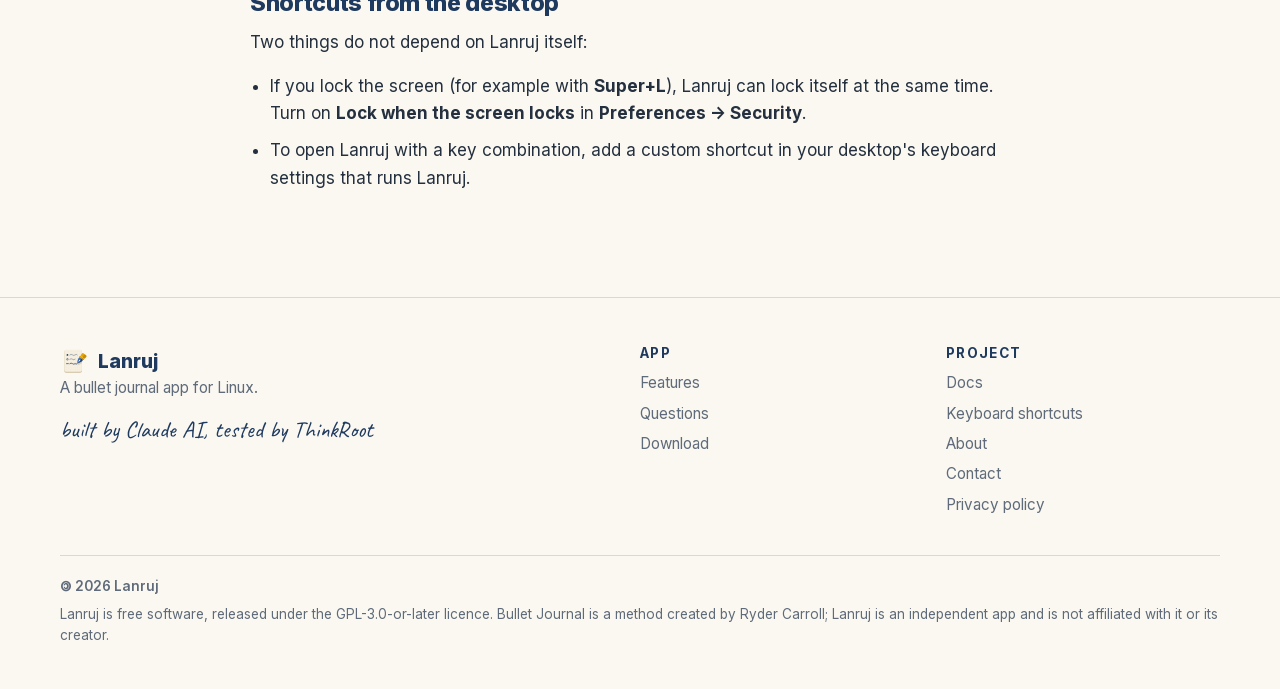
<file: keyboard-shortcuts.html>
<!doctype html>
<html lang="en" class="no-js">
<head>
<meta charset="utf-8">
<meta name="viewport" content="width=device-width, initial-scale=1">
<title>Keyboard shortcuts - Lanruj</title>
<meta name="description" content="Every keyboard shortcut in Lanruj and what it does.">
<link rel="canonical" href="https://lanruj.thinkopen.ro/keyboard-shortcuts.html">
<link rel="alternate" hreflang="en" href="https://lanruj.thinkopen.ro/keyboard-shortcuts.html" data-rel="keyboard-shortcuts.html">
<link rel="alternate" hreflang="ro" href="https://lanruj.thinkopen.ro/lang/ro/scurtaturi-de-taste.html" data-rel="lang/ro/scurtaturi-de-taste.html">
<link rel="alternate" hreflang="x-default" href="https://lanruj.thinkopen.ro/keyboard-shortcuts.html">
<meta name="theme-color" content="#fbf8f1" media="(prefers-color-scheme: light)">
<meta name="theme-color" content="#16202c" media="(prefers-color-scheme: dark)">
<meta name="color-scheme" content="light dark">
<link rel="icon" href="assets/img/lanruj.svg" type="image/svg+xml">
<link rel="apple-touch-icon" href="assets/img/apple-touch-icon.png">
<meta property="og:type" content="website">
<meta property="og:site_name" content="Lanruj">
<meta property="og:title" content="Keyboard shortcuts - Lanruj">
<meta property="og:description" content="Every keyboard shortcut in Lanruj and what it does.">
<meta property="og:url" content="https://lanruj.thinkopen.ro/keyboard-shortcuts.html">
<meta property="og:image" content="https://lanruj.thinkopen.ro/assets/img/og-en.jpg">
<meta property="og:image:width" content="1200">
<meta property="og:image:height" content="630">
<meta property="og:locale" content="en_US">
<meta property="og:locale:alternate" content="ro_RO">
<meta name="twitter:card" content="summary_large_image">
<script>try{var t=localStorage.getItem("lanruj-tema");if(t==="dark"||t==="light")document.documentElement.setAttribute("data-theme",t)}catch(e){}</script>
<link rel="preload" href="assets/fonts/inter.woff2" as="font" type="font/woff2" crossorigin>
<link rel="preload" href="assets/fonts/caveat.woff2" as="font" type="font/woff2" crossorigin>
<link rel="stylesheet" href="assets/css/style.css?v=2e8adaec1c">
<script src="assets/js/main.js?v=5428f053cd" defer></script>
</head>
<body>
<a class="skip" href="#main">Skip to content</a>
<header class="top">
  <div class="wrap">
    <a class="brand" href="index.html"><img src="assets/img/lanruj.svg" alt="" width="34" height="34"> Lanruj</a>
    <nav>
      <a href="index.html">Home</a>
      <a href="docs.html">Docs</a>
      <a href="about.html">About</a>
      <a href="contact.html">Contact</a>
      <a href="privacy.html">Privacy</a>
    </nav>
    <button class="theme" type="button" aria-label="Light or dark"><svg class="sun" viewBox="0 0 24 24" fill="none" stroke="currentColor" stroke-width="2" stroke-linecap="round" aria-hidden="true"><circle cx="12" cy="12" r="4.2"/><path d="M12 2.5v2.2M12 19.3v2.2M4.6 4.6l1.6 1.6M17.8 17.8l1.6 1.6M2.5 12h2.2M19.3 12h2.2M4.6 19.4l1.6-1.6M17.8 6.2l1.6-1.6"/></svg><svg class="moon" viewBox="0 0 24 24" fill="none" stroke="currentColor" stroke-width="2" stroke-linejoin="round" aria-hidden="true"><path d="M20 14.5A8 8 0 0 1 9.5 4a8 8 0 1 0 10.5 10.5z"/></svg></button>
    <label class="lang-pick">
      <select id="lang" aria-label="Language">
        <option value="en">English</option>
        <option value="ro">Română</option>
      </select>
    </label>
  </div>
</header>

<main id="main">

<section class="page-head"><div class="wrap narrow">
  <p class="eyebrow">Docs</p>
  <h1>Keyboard shortcuts</h1>
  <p class="lead">Almost everything in Lanruj can be done without the mouse. This page lists every key combination and explains what it does. You can also see them in the app at any time: press <strong>Ctrl+?</strong> or open <strong>☰ → Keyboard Shortcuts</strong>.</p>
</div></section>
<section><div class="wrap narrow prose">
  <p>A few words about how the keys are written here:</p>
  <ul>
  <li><strong>Ctrl+B</strong> means: hold Ctrl and press B.</li>
  <li><strong>Ctrl+Shift+T</strong> means: hold Ctrl and Shift together, then press T.</li>
  <li><strong>Ctrl+] / Ctrl+[</strong> means two related shortcuts: the first does one thing (larger), the second the opposite (smaller).</li>
  <li><strong>g g</strong> means: press g, release it, then press g again.</li>
  </ul>
  <p>Some keys do different things depending on where you are. Ctrl+I, for example, adds the day to the Index on a day page, but makes text italic in the journal. Where this happens, the tables below say so.</p>
  <h2 id="general">General</h2>
  <p>These work everywhere in the app.</p>
  <div class="table-wrap"><table>
  <thead><tr><th>Keys</th><th>What they do</th></tr></thead><tbody>
  <tr><td><strong>Ctrl+F</strong></td><td>Searches everywhere: the day, week and month pages, the journal, the notes, Tracking and the Index. You can search for several words, for an exact phrase in quotes, or leave a word out with a minus sign (<code>-word</code>).</td></tr>
  <tr><td><strong>Ctrl+N</strong></td><td>Opens a new note: a small slip of paper for an idea you want to jot down quickly. It stays stuck on the notebook, on every page, until you delete it.</td></tr>
  <tr><td><strong>Ctrl+I</strong></td><td>Adds the day you are looking at to the Index, so you can find it again easily. In the journal, Ctrl+I makes text italic instead.</td></tr>
  <tr><td><strong>F9</strong></td><td>Shrinks the sidebar down to its icons, or expands it again.</td></tr>
  <tr><td><strong>F11</strong></td><td>Maximizes the window to fill the screen, or brings it back to its previous size.</td></tr>
  <tr><td><strong>Shift+F11</strong></td><td>Full screen with only the pages: the sidebar and the header disappear. Press Esc to leave it.</td></tr>
  <tr><td><strong>Ctrl+,</strong></td><td>Opens Preferences.</td></tr>
  <tr><td><strong>Ctrl+?</strong></td><td>Shows the window with all the keyboard shortcuts.</td></tr>
  <tr><td><strong>F1</strong></td><td>Opens the guide, which explains the app step by step.</td></tr>
  <tr><td><strong>Ctrl+W</strong></td><td>Closes the window. If the tray icon is turned on, Lanruj keeps running in the background and you can open it again from there.</td></tr>
  <tr><td><strong>Ctrl+Q</strong></td><td>Quits Lanruj completely.</td></tr>
  </tbody></table></div>
  <h2 id="moving-around">Moving around</h2>
  <div class="table-wrap"><table>
  <thead><tr><th>Keys</th><th>What they do</th></tr></thead><tbody>
  <tr><td><strong>Alt+←</strong> or <strong>Ctrl+Page Up</strong></td><td>Goes to the previous page: the previous day, week or month, or the previous journal day, depending on what is open.</td></tr>
  <tr><td><strong>Alt+→</strong> or <strong>Ctrl+Page Down</strong></td><td>Goes to the next page, in the same way.</td></tr>
  <tr><td><strong>Alt+Home</strong></td><td>Takes you back to today. In the journal, it opens today's journal.</td></tr>
  <tr><td><strong>Ctrl+G</strong></td><td>Opens a calendar so you can jump to any date.</td></tr>
  <tr><td><strong>Ctrl+P</strong></td><td>Prints the page that is open. In the journal, it prints the text of that day on A4 sheets.</td></tr>
  <tr><td><strong>Ctrl+Shift+E</strong></td><td>Saves the open page as a PDF file. In the journal, it saves the text of that day on A4 sheets.</td></tr>
  </tbody></table></div>
  <h2 id="day-week-and-month-pages-and-the-future-log">Day, week and month pages and the future log</h2>
  <p>On these pages you write short lines: tasks, events and notes. You type them in the field at the bottom of the page.</p>
  <div class="table-wrap"><table>
  <thead><tr><th>Keys</th><th>What they do</th></tr></thead><tbody>
  <tr><td><strong>Enter</strong> (in the bottom field)</td><td>Adds the line you have typed. Start it with <code>.</code> for a task, <code>o</code> for an event or <code>-</code> for a note (see <a href="#signs-at-the-start-of-a-line">Signs at the start of a line</a>).</td></tr>
  <tr><td><strong>↑ / ↓</strong></td><td>Selects the line above or below.</td></tr>
  <tr><td><strong>Enter</strong> (on a selected line)</td><td>Lets you edit the selected line.</td></tr>
  <tr><td><strong>Ctrl+Enter</strong></td><td>Ticks the selected task as done, or unticks it.</td></tr>
  <tr><td><strong>Delete</strong></td><td>Deletes the selected line.</td></tr>
  <tr><td><strong>Tab / Shift+Tab</strong></td><td>Moves the selected line under the one above it, as a sub-item, or takes it back out.</td></tr>
  <tr><td><strong>Esc</strong></td><td>Takes you back to the writing field at the bottom.</td></tr>
  </tbody></table></div>
  <p>While you are editing a line:</p>
  <div class="table-wrap"><table>
  <thead><tr><th>Keys</th><th>What they do</th></tr></thead><tbody>
  <tr><td><strong>Ctrl+K</strong></td><td>Turns the selected text into a web link.</td></tr>
  <tr><td><strong>Enter</strong></td><td>Saves the change.</td></tr>
  <tr><td><strong>Esc</strong></td><td>Discards the change and leaves the line as it was.</td></tr>
  </tbody></table></div>
  <h2 id="journal">Journal</h2>
  <p>The journal is where you write at length, one page per day. The formatting keys work in two ways: if you have selected some text, they apply to it; if you have not, they apply to what you type next. Pressing the same keys again removes the formatting.</p>
  <h3 id="text">Text</h3>
  <div class="table-wrap"><table>
  <thead><tr><th>Keys</th><th>What they do</th></tr></thead><tbody>
  <tr><td><strong>Ctrl+B</strong></td><td>Bold.</td></tr>
  <tr><td><strong>Ctrl+I</strong></td><td>Italic.</td></tr>
  <tr><td><strong>Ctrl+U</strong></td><td>Underline.</td></tr>
  <tr><td><strong>Ctrl+D</strong> or <strong>Ctrl+Shift+X</strong></td><td>Strikethrough.</td></tr>
  <tr><td><strong>Ctrl+Shift+F</strong></td><td>Chooses the font of the selected text or, if nothing is selected, of the whole line. Fonts can be changed only in the journal.</td></tr>
  <tr><td><strong>Ctrl+] / Ctrl+[</strong></td><td>Makes the selected text, or the line, larger or smaller.</td></tr>
  <tr><td><strong>Ctrl++ / Ctrl+- / Ctrl+0</strong></td><td>Makes the whole journal larger or smaller, or brings it back to the size used in the rest of the app. Lanruj remembers this size.</td></tr>
  <tr><td><strong>Ctrl+Shift+H</strong></td><td>Puts a yellow marker on the selected text, like a highlighter pen. If the text is already marked, the marker is removed.</td></tr>
  <tr><td><strong>Ctrl+Shift+G</strong></td><td>Opens the colors, so you can choose a color for the text or for the marker. Use the arrow keys to move and Enter to choose.</td></tr>
  <tr><td><strong>Ctrl+Space</strong></td><td>Clears the formatting and the colors from the selected text. Links are kept.</td></tr>
  </tbody></table></div>
  <h3 id="headings-quotes-and-lists">Headings, quotes and lists</h3>
  <div class="table-wrap"><table>
  <thead><tr><th>Keys</th><th>What they do</th></tr></thead><tbody>
  <tr><td><strong>Ctrl+Shift+T</strong></td><td>Turns the line into a heading. Press again to make it plain text.</td></tr>
  <tr><td><strong>Ctrl+Shift+S</strong></td><td>Turns the line into a subheading, smaller than a heading. Press again to make it plain text.</td></tr>
  <tr><td><strong>Ctrl+Shift+Q</strong></td><td>Turns the line into a quote. Press again to make it plain text.</td></tr>
  <tr><td><strong>Ctrl+Shift+8</strong></td><td>Makes a bulleted list from the current line or from the selected lines.</td></tr>
  <tr><td><strong>Ctrl+Shift+7</strong></td><td>Makes a numbered list.</td></tr>
  <tr><td><strong>Ctrl+Shift+9</strong></td><td>Makes a checklist, with a box in front of each line.</td></tr>
  <tr><td><strong>Tab / Shift+Tab</strong></td><td>In a list, moves the line one level down, into a sub-list, or one level back up.</td></tr>
  <tr><td><strong>Enter</strong></td><td>In a list, starts a new line with the same sign. On an empty line, it moves up a level or ends the list.</td></tr>
  <tr><td><strong>Backspace</strong></td><td>Right after the list sign, moves the line up a level or removes the sign.</td></tr>
  <tr><td><strong>Ctrl+Enter</strong></td><td>Ticks or unticks the box of the line in a checklist.</td></tr>
  </tbody></table></div>
  <h3 id="links-time-and-undo">Links, time and undo</h3>
  <div class="table-wrap"><table>
  <thead><tr><th>Keys</th><th>What they do</th></tr></thead><tbody>
  <tr><td><strong>Ctrl+K</strong></td><td>Adds a web link: on the selected text, or as a new piece of text, together with its address. Web addresses you type are also turned into links on their own.</td></tr>
  <tr><td><strong>Ctrl+L</strong></td><td>Links the selected text to a day, to a particular line on a page, to a page of the Index or to Tracking. Ctrl+click on the link takes you there.</td></tr>
  <tr><td><strong>Ctrl+Shift+O</strong></td><td>Writes the current time on a new line, to start a new entry in the day's journal.</td></tr>
  <tr><td><strong>Ctrl+Z / Ctrl+Shift+Z</strong></td><td>Undoes the last change, or redoes it.</td></tr>
  </tbody></table></div>
  <h2 id="migration">Migration</h2>
  <p>In the evening, migration helps you decide what to do with the tasks you did not finish. It takes them one by one; the keys are plain letters, without Ctrl.</p>
  <div class="table-wrap"><table>
  <thead><tr><th>Keys</th><th>What they do</th></tr></thead><tbody>
  <tr><td><strong>Ctrl+M</strong></td><td>Starts the migration of unfinished tasks.</td></tr>
  <tr><td><strong>m</strong> or <strong>Enter</strong></td><td>Moves the task to the next page: tomorrow, next week or next month.</td></tr>
  <tr><td><strong>p</strong></td><td>Schedules the task for a day or a month you choose.</td></tr>
  <tr><td><strong>r</strong></td><td>Drops the task: you decide it is no longer worth doing.</td></tr>
  <tr><td><strong>l</strong></td><td>Leaves the task where it is.</td></tr>
  <tr><td><strong>↑ / ↓</strong></td><td>Goes to the task above or below.</td></tr>
  <tr><td><strong>Esc</strong></td><td>Stops the migration for now. You can pick it up again whenever you like.</td></tr>
  </tbody></table></div>
  <h2 id="vim-keys">Vim keys</h2>
  <p>If you are used to the Vim editor, you can move around the pages with its keys. Turn them on in <strong>Preferences</strong>. They work on the day, week and month pages and in the future log, while you are not typing in a field.</p>
  <div class="table-wrap"><table>
  <thead><tr><th>Keys</th><th>What they do</th></tr></thead><tbody>
  <tr><td><strong>j / k</strong></td><td>The line below or above.</td></tr>
  <tr><td><strong>g g / Shift+G</strong></td><td>The first or the last line of the page.</td></tr>
  <tr><td><strong>h / l</strong></td><td>The previous or the next page.</td></tr>
  <tr><td><strong>t</strong></td><td>Back to today.</td></tr>
  <tr><td><strong>x</strong></td><td>Ticks or unticks the selected task.</td></tr>
  <tr><td><strong>i</strong></td><td>Edits the selected line.</td></tr>
  <tr><td><strong>o</strong></td><td>Writes a new line in the field at the bottom.</td></tr>
  <tr><td><strong>d d</strong></td><td>Deletes the selected line.</td></tr>
  <tr><td><strong>&gt; &gt; / &lt; &lt;</strong></td><td>Moves the line under the one above it, or takes it back out.</td></tr>
  <tr><td><strong>/</strong></td><td>Searches everywhere.</td></tr>
  <tr><td><strong>Esc</strong></td><td>Leaves the writing field, so the Vim keys work again.</td></tr>
  </tbody></table></div>
  <h2 id="signs-at-the-start-of-a-line">Signs at the start of a line</h2>
  <p>On the day, week and month pages, the first character of a line tells Lanruj what kind of line it is. Type the sign, a space and then the text, and press Enter.</p>
  <div class="table-wrap"><table>
  <thead><tr><th>You type</th><th>You get</th></tr></thead><tbody>
  <tr><td><code>. Buy bread</code></td><td>A task.</td></tr>
  <tr><td><code>o 10:00 Dentist</code></td><td>An event; the time is optional.</td></tr>
  <tr><td><code>- The bus was late</code></td><td>A note.</td></tr>
  <tr><td><code>. * Send the report</code></td><td>An important task, marked with a star.</td></tr>
  <tr><td><code>- ! A shop for old maps</code></td><td>An idea, marked with an exclamation mark.</td></tr>
  </tbody></table></div>
  <h2 id="shortcuts-from-the-desktop">Shortcuts from the desktop</h2>
  <p>Two things do not depend on Lanruj itself:</p>
  <ul>
  <li>If you lock the screen (for example with <strong>Super+L</strong>), Lanruj can lock itself at the same time. Turn on <strong>Lock when the screen locks</strong> in <strong>Preferences → Security</strong>.</li>
  <li>To open Lanruj with a key combination, add a custom shortcut in your desktop's keyboard settings that runs Lanruj.</li>
  </ul>
</div></section>


</main>

<footer>
  <div class="wrap">
    <div class="cols">
      <div>
        <a class="brand" href="index.html"><img src="assets/img/lanruj.svg" alt="" width="28" height="28"> Lanruj</a>
        <p>A bullet journal app for Linux.</p>
        <p class="sign">built by Claude AI, tested by ThinkRoot</p>
      </div>
      <div>
        <h4>App</h4>
        <ul>
          <li><a href="index.html#features">Features</a></li>
          <li><a href="index.html#faq">Questions</a></li>
          <li><a href="index.html#download">Download</a></li>
        </ul>
      </div>
      <div>
        <h4>Project</h4>
        <ul>
          <li><a href="docs.html">Docs</a></li>
          <li><a href="keyboard-shortcuts.html">Keyboard shortcuts</a></li>
          <li><a href="about.html">About</a></li>
          <li><a href="contact.html">Contact</a></li>
          <li><a href="privacy.html">Privacy policy</a></li>
        </ul>
      </div>
    </div>
    <p class="legal copy"><span class="copyleft" role="img" aria-label="Copyleft">©</span> 2026 Lanruj</p>
    <p class="legal">Lanruj is free software, released under the GPL-3.0-or-later licence. Bullet Journal is a method created by Ryder Carroll; Lanruj is an independent app and is not affiliated with it or its creator.</p>
  </div>
</footer>

</body>
</html>
</file>
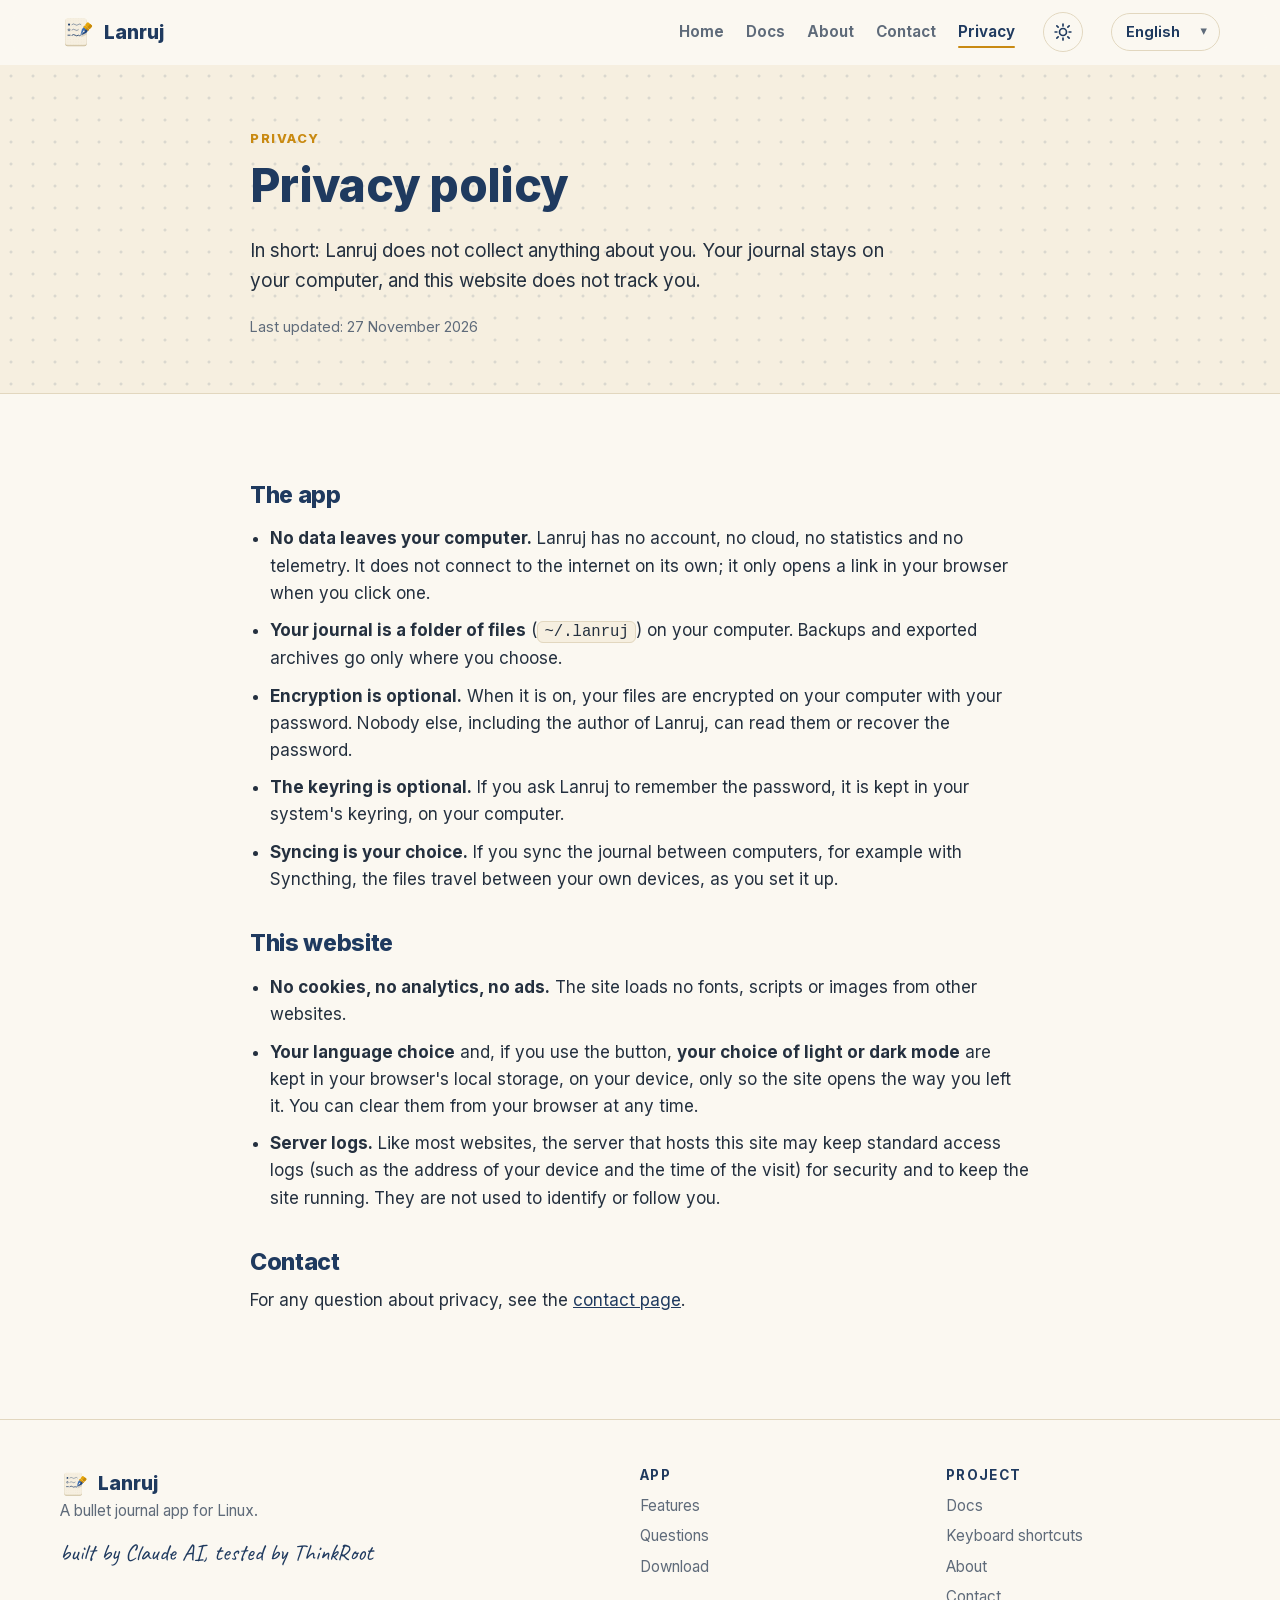
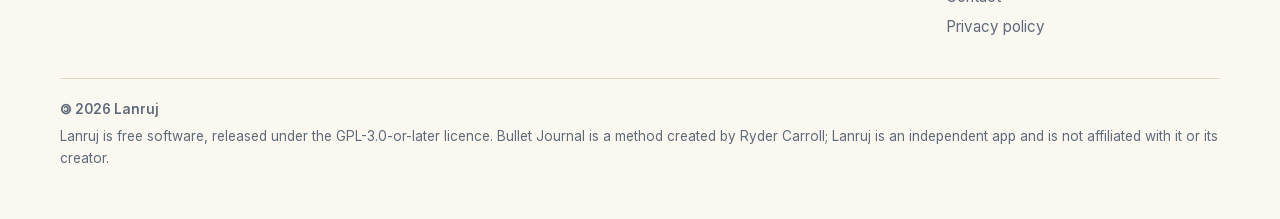
<file: privacy.html>
<!doctype html>
<html lang="en" class="no-js">
<head>
<meta charset="utf-8">
<meta name="viewport" content="width=device-width, initial-scale=1">
<title>Privacy policy - Lanruj</title>
<meta name="description" content="Lanruj collects no data: the app works offline and the website uses no cookies or tracking.">
<link rel="canonical" href="https://lanruj.thinkopen.ro/privacy.html">
<link rel="alternate" hreflang="en" href="https://lanruj.thinkopen.ro/privacy.html" data-rel="privacy.html">
<link rel="alternate" hreflang="ro" href="https://lanruj.thinkopen.ro/lang/ro/confidentialitate.html" data-rel="lang/ro/confidentialitate.html">
<link rel="alternate" hreflang="x-default" href="https://lanruj.thinkopen.ro/privacy.html">
<meta name="theme-color" content="#fbf8f1" media="(prefers-color-scheme: light)">
<meta name="theme-color" content="#16202c" media="(prefers-color-scheme: dark)">
<meta name="color-scheme" content="light dark">
<link rel="icon" href="assets/img/lanruj.svg" type="image/svg+xml">
<link rel="apple-touch-icon" href="assets/img/apple-touch-icon.png">
<meta property="og:type" content="website">
<meta property="og:site_name" content="Lanruj">
<meta property="og:title" content="Privacy policy - Lanruj">
<meta property="og:description" content="Lanruj collects no data: the app works offline and the website uses no cookies or tracking.">
<meta property="og:url" content="https://lanruj.thinkopen.ro/privacy.html">
<meta property="og:image" content="https://lanruj.thinkopen.ro/assets/img/og-en.jpg">
<meta property="og:image:width" content="1200">
<meta property="og:image:height" content="630">
<meta property="og:locale" content="en_US">
<meta property="og:locale:alternate" content="ro_RO">
<meta name="twitter:card" content="summary_large_image">
<script>try{var t=localStorage.getItem("lanruj-tema");if(t==="dark"||t==="light")document.documentElement.setAttribute("data-theme",t)}catch(e){}</script>
<link rel="preload" href="assets/fonts/inter.woff2" as="font" type="font/woff2" crossorigin>
<link rel="preload" href="assets/fonts/caveat.woff2" as="font" type="font/woff2" crossorigin>
<link rel="stylesheet" href="assets/css/style.css?v=2e8adaec1c">
<script src="assets/js/main.js?v=5428f053cd" defer></script>
</head>
<body>
<a class="skip" href="#main">Skip to content</a>
<header class="top">
  <div class="wrap">
    <a class="brand" href="index.html"><img src="assets/img/lanruj.svg" alt="" width="34" height="34"> Lanruj</a>
    <nav>
      <a href="index.html">Home</a>
      <a href="docs.html">Docs</a>
      <a href="about.html">About</a>
      <a href="contact.html">Contact</a>
      <a href="privacy.html" aria-current="page">Privacy</a>
    </nav>
    <button class="theme" type="button" aria-label="Light or dark"><svg class="sun" viewBox="0 0 24 24" fill="none" stroke="currentColor" stroke-width="2" stroke-linecap="round" aria-hidden="true"><circle cx="12" cy="12" r="4.2"/><path d="M12 2.5v2.2M12 19.3v2.2M4.6 4.6l1.6 1.6M17.8 17.8l1.6 1.6M2.5 12h2.2M19.3 12h2.2M4.6 19.4l1.6-1.6M17.8 6.2l1.6-1.6"/></svg><svg class="moon" viewBox="0 0 24 24" fill="none" stroke="currentColor" stroke-width="2" stroke-linejoin="round" aria-hidden="true"><path d="M20 14.5A8 8 0 0 1 9.5 4a8 8 0 1 0 10.5 10.5z"/></svg></button>
    <label class="lang-pick">
      <select id="lang" aria-label="Language">
        <option value="en">English</option>
        <option value="ro">Română</option>
      </select>
    </label>
  </div>
</header>

<main id="main">

<section class="page-head"><div class="wrap narrow">
  <p class="eyebrow">Privacy</p>
  <h1>Privacy policy</h1>
  <p class="lead">In short: Lanruj does not collect anything about you. Your journal stays on your computer, and this website does not track you.</p>
  <p class="updated">Last updated: 27 November 2026</p>
</div></section>
<section><div class="wrap narrow prose">
  <h2>The app</h2>
  <ul>
    <li><b>No data leaves your computer.</b> Lanruj has no account, no cloud, no statistics and no telemetry. It does not connect to the internet on its own; it only opens a link in your browser when you click one.</li>
    <li><b>Your journal is a folder of files</b> (<code>~/.lanruj</code>) on your computer. Backups and exported archives go only where you choose.</li>
    <li><b>Encryption is optional.</b> When it is on, your files are encrypted on your computer with your password. Nobody else, including the author of Lanruj, can read them or recover the password.</li>
    <li><b>The keyring is optional.</b> If you ask Lanruj to remember the password, it is kept in your system's keyring, on your computer.</li>
    <li><b>Syncing is your choice.</b> If you sync the journal between computers, for example with Syncthing, the files travel between your own devices, as you set it up.</li>
  </ul>
  <h2>This website</h2>
  <ul>
    <li><b>No cookies, no analytics, no ads.</b> The site loads no fonts, scripts or images from other websites.</li>
    <li><b>Your language choice</b> and, if you use the button, <b>your choice of light or dark mode</b> are kept in your browser's local storage, on your device, only so the site opens the way you left it. You can clear them from your browser at any time.</li>
    <li><b>Server logs.</b> Like most websites, the server that hosts this site may keep standard access logs (such as the address of your device and the time of the visit) for security and to keep the site running. They are not used to identify or follow you.</li>
  </ul>
  <h2>Contact</h2>
  <p>For any question about privacy, see the <a href="contact.html">contact page</a>.</p>
</div></section>

</main>

<footer>
  <div class="wrap">
    <div class="cols">
      <div>
        <a class="brand" href="index.html"><img src="assets/img/lanruj.svg" alt="" width="28" height="28"> Lanruj</a>
        <p>A bullet journal app for Linux.</p>
        <p class="sign">built by Claude AI, tested by ThinkRoot</p>
      </div>
      <div>
        <h4>App</h4>
        <ul>
          <li><a href="index.html#features">Features</a></li>
          <li><a href="index.html#faq">Questions</a></li>
          <li><a href="index.html#download">Download</a></li>
        </ul>
      </div>
      <div>
        <h4>Project</h4>
        <ul>
          <li><a href="docs.html">Docs</a></li>
          <li><a href="keyboard-shortcuts.html">Keyboard shortcuts</a></li>
          <li><a href="about.html">About</a></li>
          <li><a href="contact.html">Contact</a></li>
          <li><a href="privacy.html">Privacy policy</a></li>
        </ul>
      </div>
    </div>
    <p class="legal copy"><span class="copyleft" role="img" aria-label="Copyleft">©</span> 2026 Lanruj</p>
    <p class="legal">Lanruj is free software, released under the GPL-3.0-or-later licence. Bullet Journal is a method created by Ryder Carroll; Lanruj is an independent app and is not affiliated with it or its creator.</p>
  </div>
</footer>

</body>
</html>
</file>
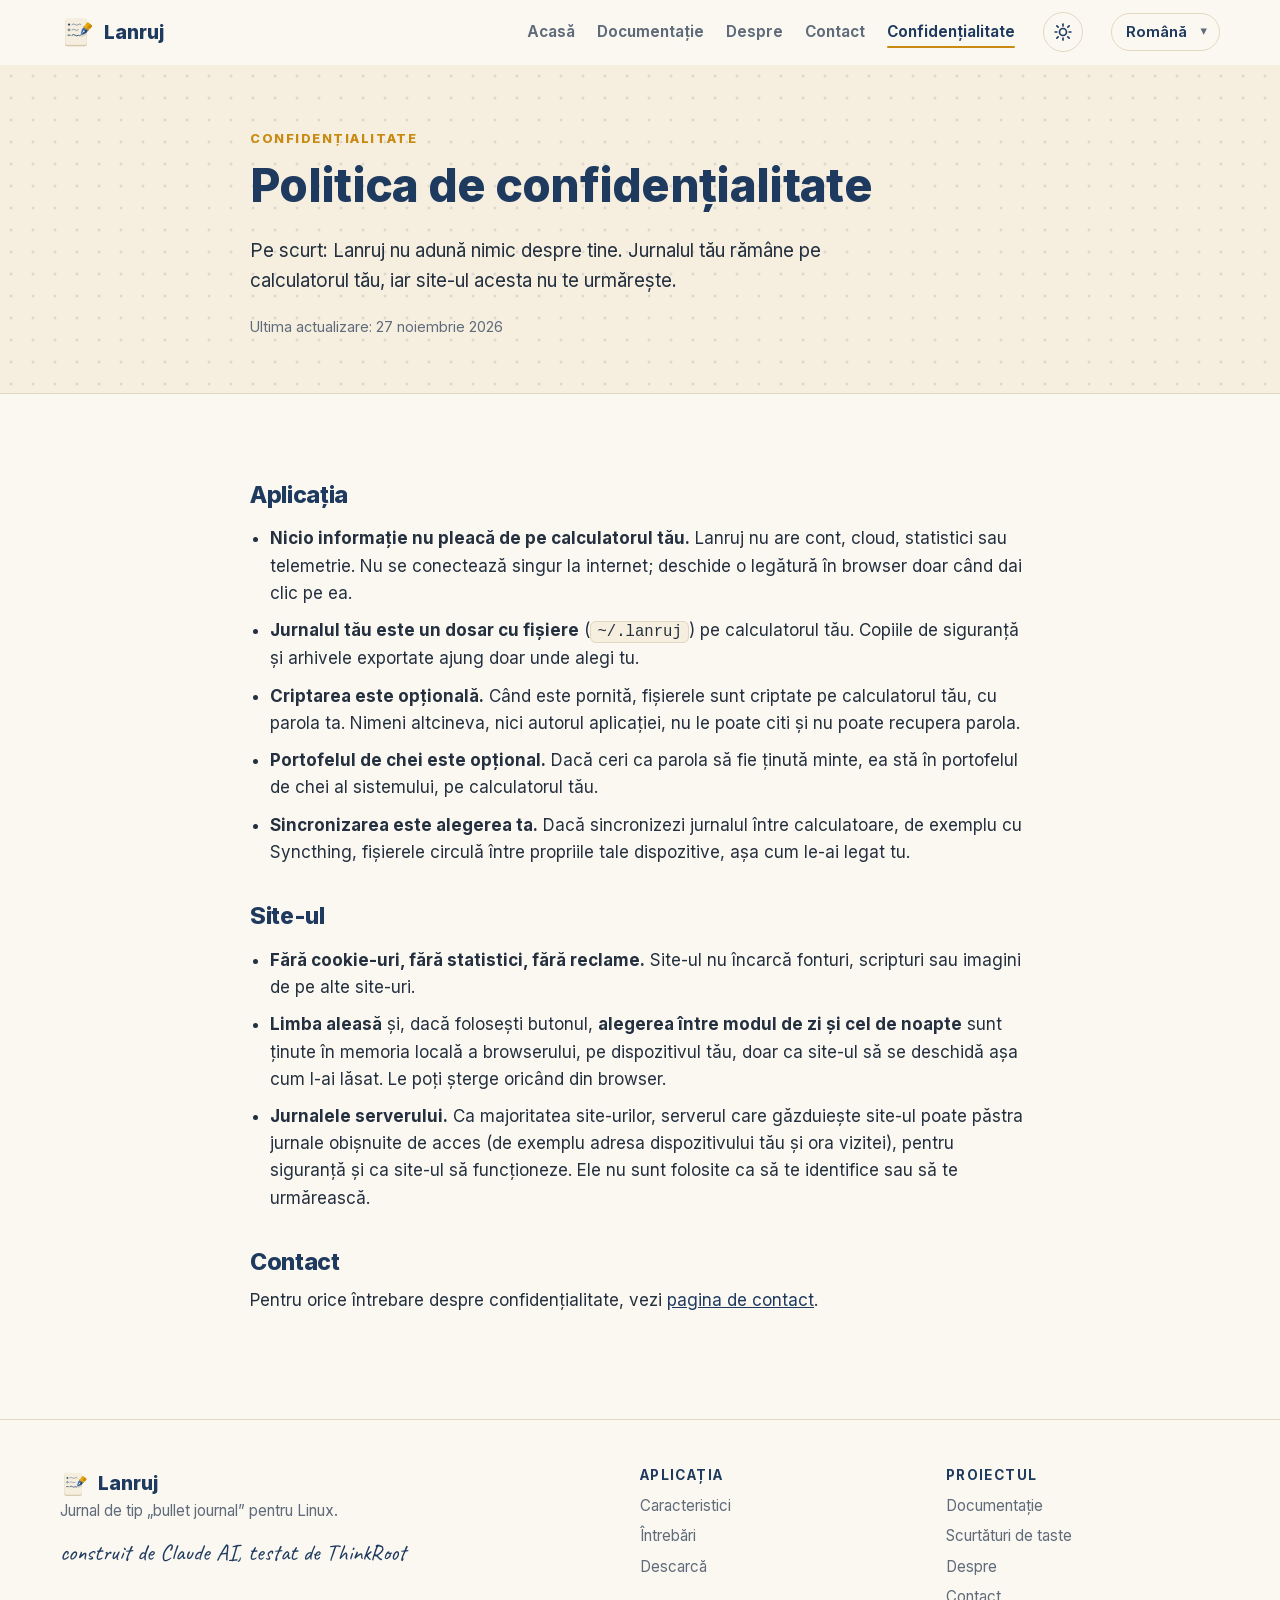
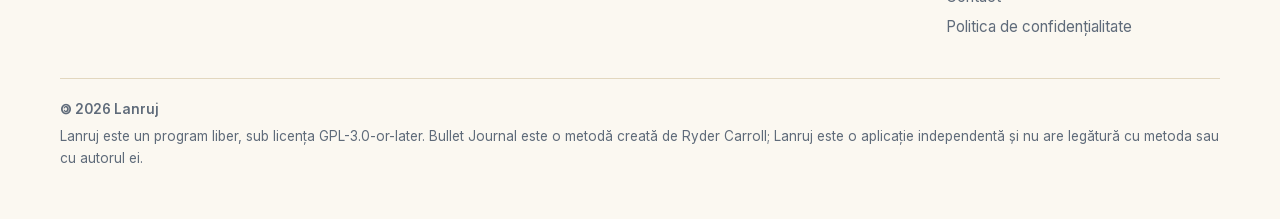
<file: lang/ro/confidentialitate.html>
<!doctype html>
<html lang="ro" class="no-js">
<head>
<meta charset="utf-8">
<meta name="viewport" content="width=device-width, initial-scale=1">
<title>Politica de confidențialitate - Lanruj</title>
<meta name="description" content="Lanruj nu adună niciun fel de date: aplicația funcționează fără internet, iar site-ul nu folosește cookie-uri și nu te urmărește.">
<link rel="canonical" href="https://lanruj.thinkopen.ro/lang/ro/confidentialitate.html">
<link rel="alternate" hreflang="en" href="https://lanruj.thinkopen.ro/privacy.html" data-rel="../../privacy.html">
<link rel="alternate" hreflang="ro" href="https://lanruj.thinkopen.ro/lang/ro/confidentialitate.html" data-rel="confidentialitate.html">
<link rel="alternate" hreflang="x-default" href="https://lanruj.thinkopen.ro/privacy.html">
<meta name="theme-color" content="#fbf8f1" media="(prefers-color-scheme: light)">
<meta name="theme-color" content="#16202c" media="(prefers-color-scheme: dark)">
<meta name="color-scheme" content="light dark">
<link rel="icon" href="../../assets/img/lanruj.svg" type="image/svg+xml">
<link rel="apple-touch-icon" href="../../assets/img/apple-touch-icon.png">
<meta property="og:type" content="website">
<meta property="og:site_name" content="Lanruj">
<meta property="og:title" content="Politica de confidențialitate - Lanruj">
<meta property="og:description" content="Lanruj nu adună niciun fel de date: aplicația funcționează fără internet, iar site-ul nu folosește cookie-uri și nu te urmărește.">
<meta property="og:url" content="https://lanruj.thinkopen.ro/lang/ro/confidentialitate.html">
<meta property="og:image" content="https://lanruj.thinkopen.ro/assets/img/og-ro.jpg">
<meta property="og:image:width" content="1200">
<meta property="og:image:height" content="630">
<meta property="og:locale" content="ro_RO">
<meta property="og:locale:alternate" content="en_US">
<meta name="twitter:card" content="summary_large_image">
<script>try{var t=localStorage.getItem("lanruj-tema");if(t==="dark"||t==="light")document.documentElement.setAttribute("data-theme",t)}catch(e){}</script>
<link rel="preload" href="../../assets/fonts/inter.woff2" as="font" type="font/woff2" crossorigin>
<link rel="preload" href="../../assets/fonts/caveat.woff2" as="font" type="font/woff2" crossorigin>
<link rel="stylesheet" href="../../assets/css/style.css?v=2e8adaec1c">
<script src="../../assets/js/main.js?v=5428f053cd" defer></script>
</head>
<body>
<a class="skip" href="#main">Sari la conținut</a>
<header class="top">
  <div class="wrap">
    <a class="brand" href="index.html"><img src="../../assets/img/lanruj.svg" alt="" width="34" height="34"> Lanruj</a>
    <nav>
      <a href="index.html">Acasă</a>
      <a href="documentatie.html">Documentație</a>
      <a href="despre.html">Despre</a>
      <a href="contact.html">Contact</a>
      <a href="confidentialitate.html" aria-current="page">Confidențialitate</a>
    </nav>
    <button class="theme" type="button" aria-label="Zi sau noapte"><svg class="sun" viewBox="0 0 24 24" fill="none" stroke="currentColor" stroke-width="2" stroke-linecap="round" aria-hidden="true"><circle cx="12" cy="12" r="4.2"/><path d="M12 2.5v2.2M12 19.3v2.2M4.6 4.6l1.6 1.6M17.8 17.8l1.6 1.6M2.5 12h2.2M19.3 12h2.2M4.6 19.4l1.6-1.6M17.8 6.2l1.6-1.6"/></svg><svg class="moon" viewBox="0 0 24 24" fill="none" stroke="currentColor" stroke-width="2" stroke-linejoin="round" aria-hidden="true"><path d="M20 14.5A8 8 0 0 1 9.5 4a8 8 0 1 0 10.5 10.5z"/></svg></button>
    <label class="lang-pick">
      <select id="lang" aria-label="Limba">
        <option value="en">English</option>
        <option value="ro">Română</option>
      </select>
    </label>
  </div>
</header>

<main id="main">

<section class="page-head"><div class="wrap narrow">
  <p class="eyebrow">Confidențialitate</p>
  <h1>Politica de confidențialitate</h1>
  <p class="lead">Pe scurt: Lanruj nu adună nimic despre tine. Jurnalul tău rămâne pe calculatorul tău, iar site-ul acesta nu te urmărește.</p>
  <p class="updated">Ultima actualizare: 27 noiembrie 2026</p>
</div></section>
<section><div class="wrap narrow prose">
  <h2>Aplicația</h2>
  <ul>
    <li><b>Nicio informație nu pleacă de pe calculatorul tău.</b> Lanruj nu are cont, cloud, statistici sau telemetrie. Nu se conectează singur la internet; deschide o legătură în browser doar când dai clic pe ea.</li>
    <li><b>Jurnalul tău este un dosar cu fișiere</b> (<code>~/.lanruj</code>) pe calculatorul tău. Copiile de siguranță și arhivele exportate ajung doar unde alegi tu.</li>
    <li><b>Criptarea este opțională.</b> Când este pornită, fișierele sunt criptate pe calculatorul tău, cu parola ta. Nimeni altcineva, nici autorul aplicației, nu le poate citi și nu poate recupera parola.</li>
    <li><b>Portofelul de chei este opțional.</b> Dacă ceri ca parola să fie ținută minte, ea stă în portofelul de chei al sistemului, pe calculatorul tău.</li>
    <li><b>Sincronizarea este alegerea ta.</b> Dacă sincronizezi jurnalul între calculatoare, de exemplu cu Syncthing, fișierele circulă între propriile tale dispozitive, așa cum le-ai legat tu.</li>
  </ul>
  <h2>Site-ul</h2>
  <ul>
    <li><b>Fără cookie-uri, fără statistici, fără reclame.</b> Site-ul nu încarcă fonturi, scripturi sau imagini de pe alte site-uri.</li>
    <li><b>Limba aleasă</b> și, dacă folosești butonul, <b>alegerea între modul de zi și cel de noapte</b> sunt ținute în memoria locală a browserului, pe dispozitivul tău, doar ca site-ul să se deschidă așa cum l-ai lăsat. Le poți șterge oricând din browser.</li>
    <li><b>Jurnalele serverului.</b> Ca majoritatea site-urilor, serverul care găzduiește site-ul poate păstra jurnale obișnuite de acces (de exemplu adresa dispozitivului tău și ora vizitei), pentru siguranță și ca site-ul să funcționeze. Ele nu sunt folosite ca să te identifice sau să te urmărească.</li>
  </ul>
  <h2>Contact</h2>
  <p>Pentru orice întrebare despre confidențialitate, vezi <a href="contact.html">pagina de contact</a>.</p>
</div></section>

</main>

<footer>
  <div class="wrap">
    <div class="cols">
      <div>
        <a class="brand" href="index.html"><img src="../../assets/img/lanruj.svg" alt="" width="28" height="28"> Lanruj</a>
        <p>Jurnal de tip „bullet journal” pentru Linux.</p>
        <p class="sign">construit de Claude AI, testat de ThinkRoot</p>
      </div>
      <div>
        <h4>Aplicația</h4>
        <ul>
          <li><a href="index.html#caracteristici">Caracteristici</a></li>
          <li><a href="index.html#intrebari">Întrebări</a></li>
          <li><a href="index.html#descarca">Descarcă</a></li>
        </ul>
      </div>
      <div>
        <h4>Proiectul</h4>
        <ul>
          <li><a href="documentatie.html">Documentație</a></li>
          <li><a href="scurtaturi-de-taste.html">Scurtături de taste</a></li>
          <li><a href="despre.html">Despre</a></li>
          <li><a href="contact.html">Contact</a></li>
          <li><a href="confidentialitate.html">Politica de confidențialitate</a></li>
        </ul>
      </div>
    </div>
    <p class="legal copy"><span class="copyleft" role="img" aria-label="Copyleft">©</span> 2026 Lanruj</p>
    <p class="legal">Lanruj este un program liber, sub licența GPL-3.0-or-later. Bullet Journal este o metodă creată de Ryder Carroll; Lanruj este o aplicație independentă și nu are legătură cu metoda sau cu autorul ei.</p>
  </div>
</footer>

</body>
</html>
</file>
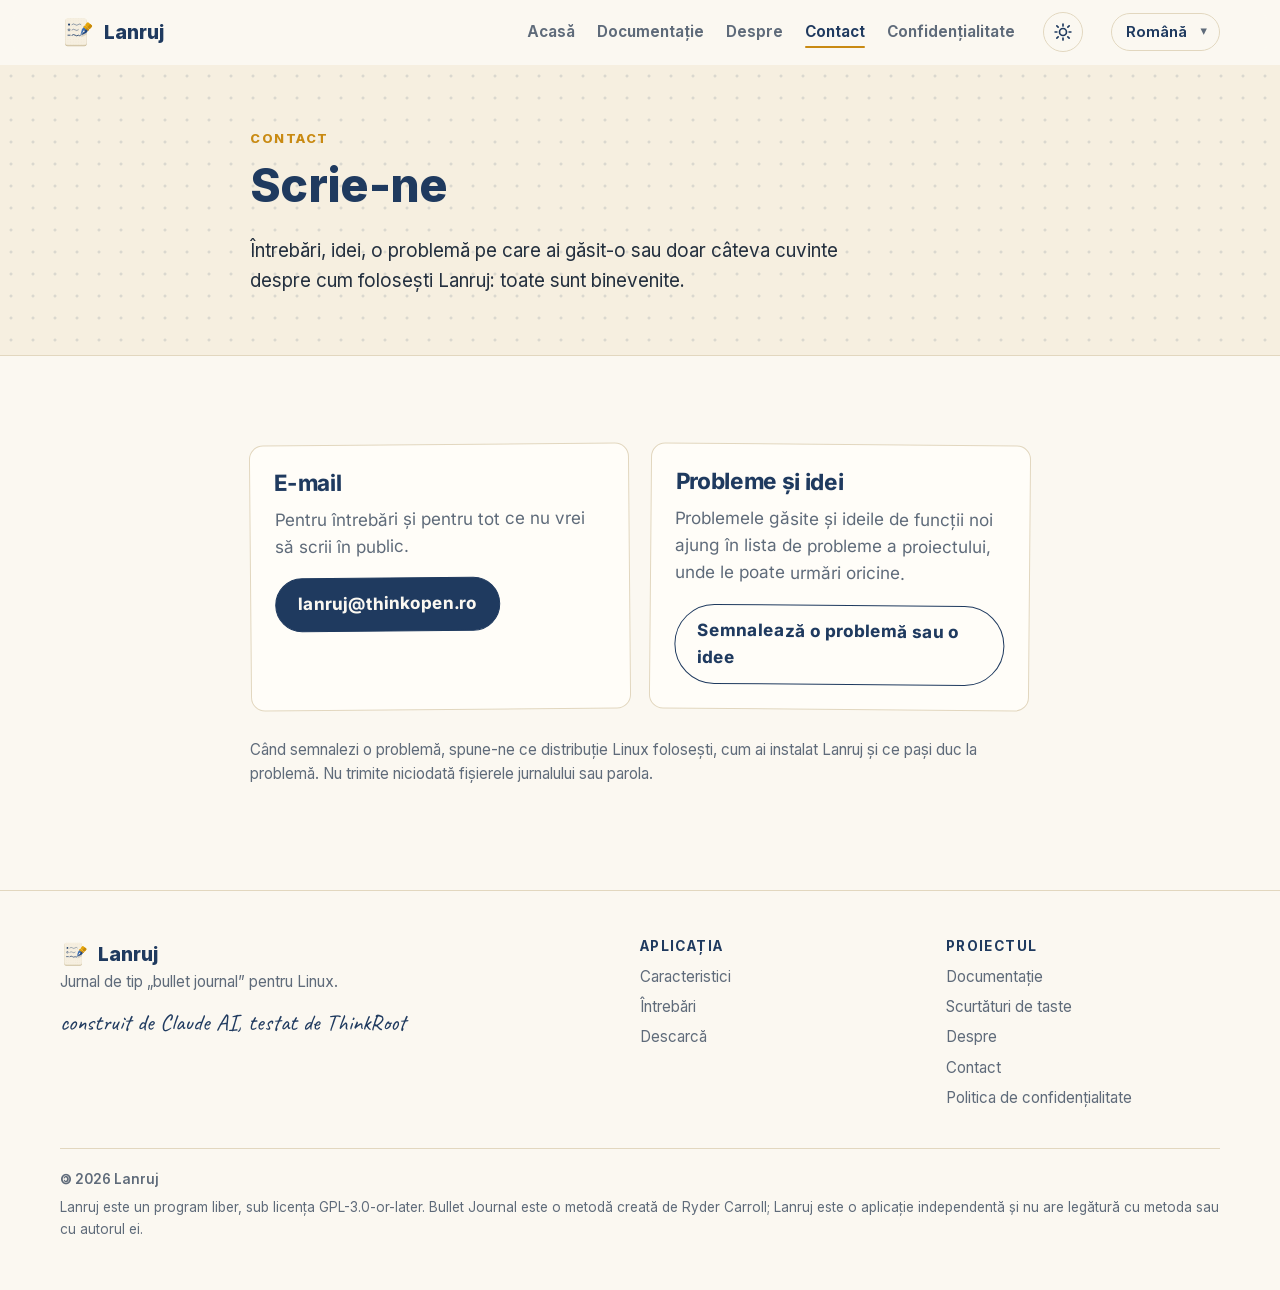
<file: lang/ro/contact.html>
<!doctype html>
<html lang="ro" class="no-js">
<head>
<meta charset="utf-8">
<meta name="viewport" content="width=device-width, initial-scale=1">
<title>Contact - Lanruj</title>
<meta name="description" content="Cum ne scrii despre Lanruj: întrebări, idei și probleme găsite.">
<link rel="canonical" href="https://lanruj.thinkopen.ro/lang/ro/contact.html">
<link rel="alternate" hreflang="en" href="https://lanruj.thinkopen.ro/contact.html" data-rel="../../contact.html">
<link rel="alternate" hreflang="ro" href="https://lanruj.thinkopen.ro/lang/ro/contact.html" data-rel="contact.html">
<link rel="alternate" hreflang="x-default" href="https://lanruj.thinkopen.ro/contact.html">
<meta name="theme-color" content="#fbf8f1" media="(prefers-color-scheme: light)">
<meta name="theme-color" content="#16202c" media="(prefers-color-scheme: dark)">
<meta name="color-scheme" content="light dark">
<link rel="icon" href="../../assets/img/lanruj.svg" type="image/svg+xml">
<link rel="apple-touch-icon" href="../../assets/img/apple-touch-icon.png">
<meta property="og:type" content="website">
<meta property="og:site_name" content="Lanruj">
<meta property="og:title" content="Contact - Lanruj">
<meta property="og:description" content="Cum ne scrii despre Lanruj: întrebări, idei și probleme găsite.">
<meta property="og:url" content="https://lanruj.thinkopen.ro/lang/ro/contact.html">
<meta property="og:image" content="https://lanruj.thinkopen.ro/assets/img/og-ro.jpg">
<meta property="og:image:width" content="1200">
<meta property="og:image:height" content="630">
<meta property="og:locale" content="ro_RO">
<meta property="og:locale:alternate" content="en_US">
<meta name="twitter:card" content="summary_large_image">
<script>try{var t=localStorage.getItem("lanruj-tema");if(t==="dark"||t==="light")document.documentElement.setAttribute("data-theme",t)}catch(e){}</script>
<link rel="preload" href="../../assets/fonts/inter.woff2" as="font" type="font/woff2" crossorigin>
<link rel="preload" href="../../assets/fonts/caveat.woff2" as="font" type="font/woff2" crossorigin>
<link rel="stylesheet" href="../../assets/css/style.css?v=2e8adaec1c">
<script src="../../assets/js/main.js?v=5428f053cd" defer></script>
</head>
<body>
<a class="skip" href="#main">Sari la conținut</a>
<header class="top">
  <div class="wrap">
    <a class="brand" href="index.html"><img src="../../assets/img/lanruj.svg" alt="" width="34" height="34"> Lanruj</a>
    <nav>
      <a href="index.html">Acasă</a>
      <a href="documentatie.html">Documentație</a>
      <a href="despre.html">Despre</a>
      <a href="contact.html" aria-current="page">Contact</a>
      <a href="confidentialitate.html">Confidențialitate</a>
    </nav>
    <button class="theme" type="button" aria-label="Zi sau noapte"><svg class="sun" viewBox="0 0 24 24" fill="none" stroke="currentColor" stroke-width="2" stroke-linecap="round" aria-hidden="true"><circle cx="12" cy="12" r="4.2"/><path d="M12 2.5v2.2M12 19.3v2.2M4.6 4.6l1.6 1.6M17.8 17.8l1.6 1.6M2.5 12h2.2M19.3 12h2.2M4.6 19.4l1.6-1.6M17.8 6.2l1.6-1.6"/></svg><svg class="moon" viewBox="0 0 24 24" fill="none" stroke="currentColor" stroke-width="2" stroke-linejoin="round" aria-hidden="true"><path d="M20 14.5A8 8 0 0 1 9.5 4a8 8 0 1 0 10.5 10.5z"/></svg></button>
    <label class="lang-pick">
      <select id="lang" aria-label="Limba">
        <option value="en">English</option>
        <option value="ro">Română</option>
      </select>
    </label>
  </div>
</header>

<main id="main">

<section class="page-head"><div class="wrap narrow">
  <p class="eyebrow">Contact</p>
  <h1>Scrie-ne</h1>
  <p class="lead">Întrebări, idei, o problemă pe care ai găsit-o sau doar câteva cuvinte despre cum folosești Lanruj: toate sunt binevenite.</p>
</div></section>
<section><div class="wrap narrow">
  <div class="contact-cards">
    <div class="contact-card">
      <h3>E-mail</h3>
      <p>Pentru întrebări și pentru tot ce nu vrei să scrii în public.</p>
      <a class="button primary" href="mailto:lanruj@thinkopen.ro">lanruj@thinkopen.ro</a>
    </div>
    <div class="contact-card">
      <h3>Probleme și idei</h3>
      <p>Problemele găsite și ideile de funcții noi ajung în lista de probleme a proiectului, unde le poate urmări oricine.</p>
      <a class="button" href="https://github.com/ThinkRoot99/Lanruj/issues">Semnalează o problemă sau o idee</a>
    </div>
  </div>
  <p class="hint-text">Când semnalezi o problemă, spune-ne ce distribuție Linux folosești, cum ai instalat Lanruj și ce pași duc la problemă. Nu trimite niciodată fișierele jurnalului sau parola.</p>
</div></section>

</main>

<footer>
  <div class="wrap">
    <div class="cols">
      <div>
        <a class="brand" href="index.html"><img src="../../assets/img/lanruj.svg" alt="" width="28" height="28"> Lanruj</a>
        <p>Jurnal de tip „bullet journal” pentru Linux.</p>
        <p class="sign">construit de Claude AI, testat de ThinkRoot</p>
      </div>
      <div>
        <h4>Aplicația</h4>
        <ul>
          <li><a href="index.html#caracteristici">Caracteristici</a></li>
          <li><a href="index.html#intrebari">Întrebări</a></li>
          <li><a href="index.html#descarca">Descarcă</a></li>
        </ul>
      </div>
      <div>
        <h4>Proiectul</h4>
        <ul>
          <li><a href="documentatie.html">Documentație</a></li>
          <li><a href="scurtaturi-de-taste.html">Scurtături de taste</a></li>
          <li><a href="despre.html">Despre</a></li>
          <li><a href="contact.html">Contact</a></li>
          <li><a href="confidentialitate.html">Politica de confidențialitate</a></li>
        </ul>
      </div>
    </div>
    <p class="legal copy"><span class="copyleft" role="img" aria-label="Copyleft">©</span> 2026 Lanruj</p>
    <p class="legal">Lanruj este un program liber, sub licența GPL-3.0-or-later. Bullet Journal este o metodă creată de Ryder Carroll; Lanruj este o aplicație independentă și nu are legătură cu metoda sau cu autorul ei.</p>
  </div>
</footer>

</body>
</html>
</file>
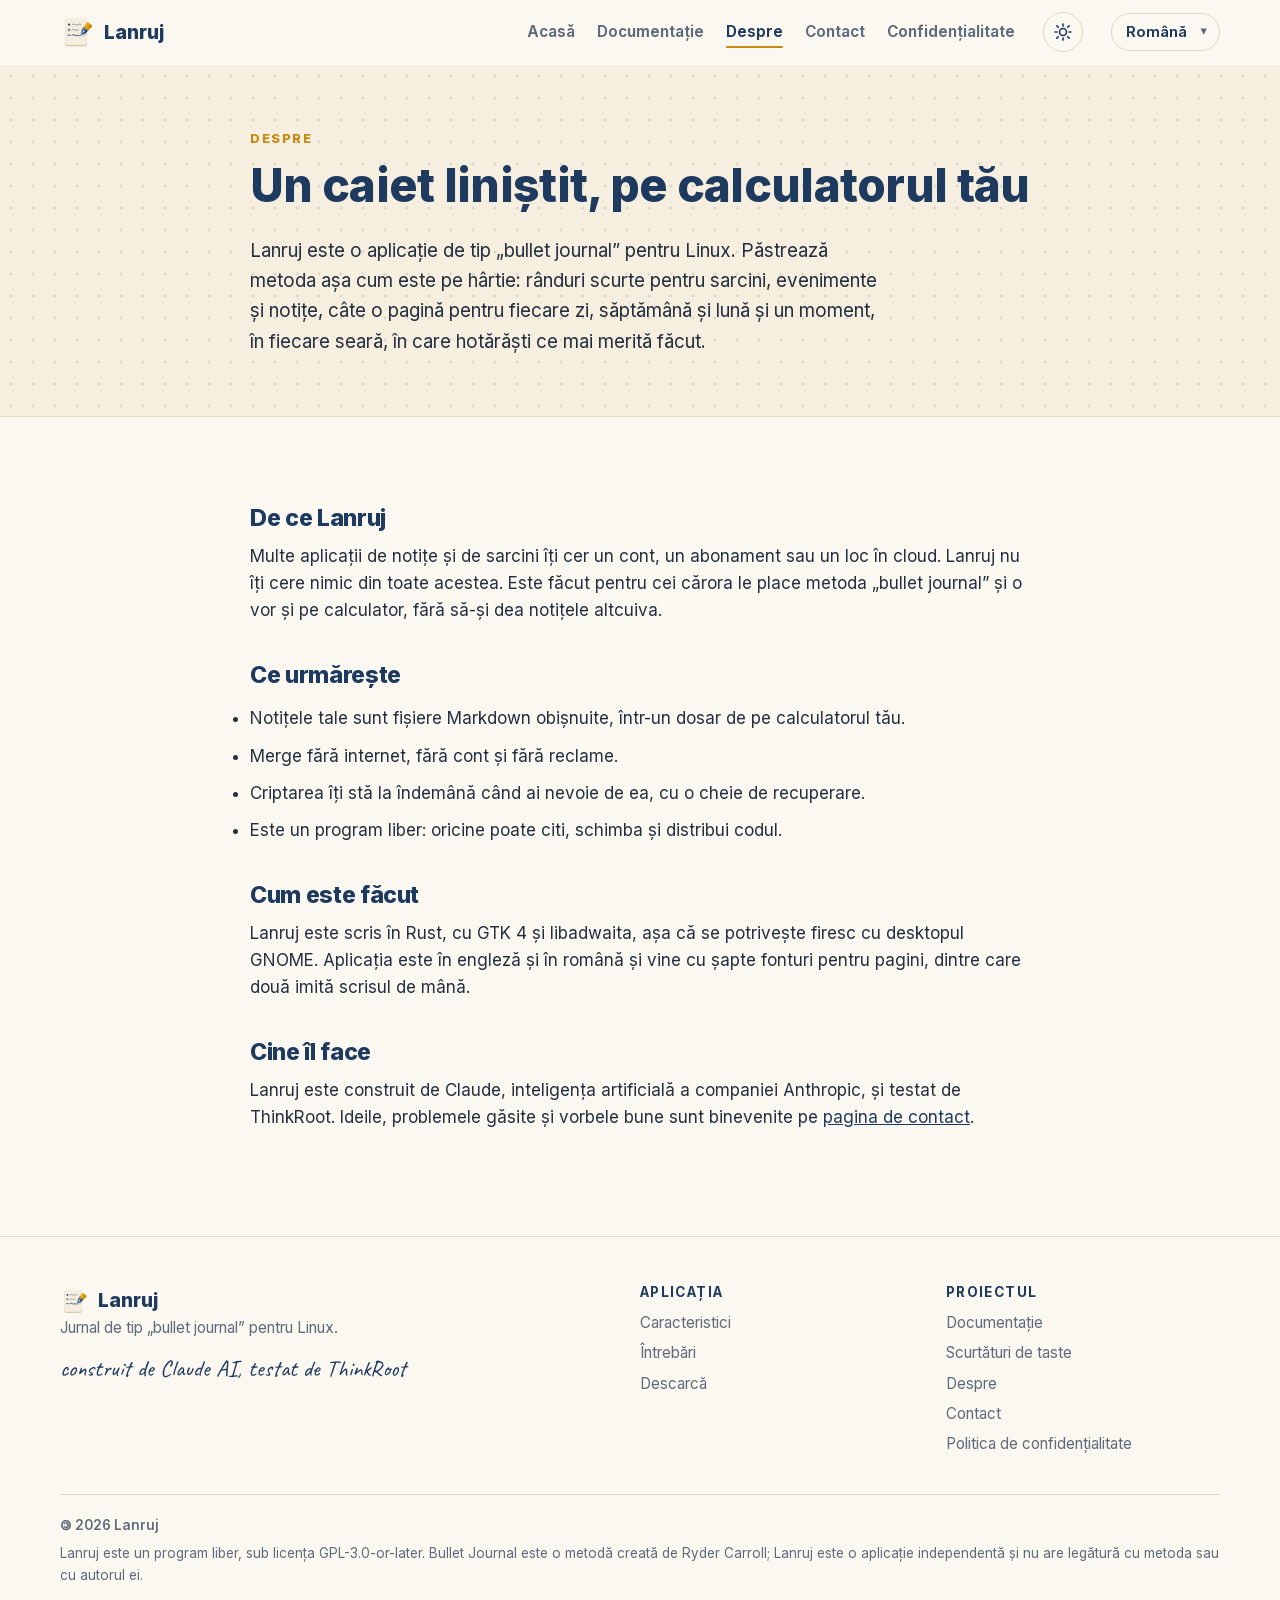
<file: lang/ro/despre.html>
<!doctype html>
<html lang="ro" class="no-js">
<head>
<meta charset="utf-8">
<meta name="viewport" content="width=device-width, initial-scale=1">
<title>Despre Lanruj</title>
<meta name="description" content="Ce este Lanruj, de ce există și cum este făcut.">
<link rel="canonical" href="https://lanruj.thinkopen.ro/lang/ro/despre.html">
<link rel="alternate" hreflang="en" href="https://lanruj.thinkopen.ro/about.html" data-rel="../../about.html">
<link rel="alternate" hreflang="ro" href="https://lanruj.thinkopen.ro/lang/ro/despre.html" data-rel="despre.html">
<link rel="alternate" hreflang="x-default" href="https://lanruj.thinkopen.ro/about.html">
<meta name="theme-color" content="#fbf8f1" media="(prefers-color-scheme: light)">
<meta name="theme-color" content="#16202c" media="(prefers-color-scheme: dark)">
<meta name="color-scheme" content="light dark">
<link rel="icon" href="../../assets/img/lanruj.svg" type="image/svg+xml">
<link rel="apple-touch-icon" href="../../assets/img/apple-touch-icon.png">
<meta property="og:type" content="website">
<meta property="og:site_name" content="Lanruj">
<meta property="og:title" content="Despre Lanruj">
<meta property="og:description" content="Ce este Lanruj, de ce există și cum este făcut.">
<meta property="og:url" content="https://lanruj.thinkopen.ro/lang/ro/despre.html">
<meta property="og:image" content="https://lanruj.thinkopen.ro/assets/img/og-ro.jpg">
<meta property="og:image:width" content="1200">
<meta property="og:image:height" content="630">
<meta property="og:locale" content="ro_RO">
<meta property="og:locale:alternate" content="en_US">
<meta name="twitter:card" content="summary_large_image">
<script>try{var t=localStorage.getItem("lanruj-tema");if(t==="dark"||t==="light")document.documentElement.setAttribute("data-theme",t)}catch(e){}</script>
<link rel="preload" href="../../assets/fonts/inter.woff2" as="font" type="font/woff2" crossorigin>
<link rel="preload" href="../../assets/fonts/caveat.woff2" as="font" type="font/woff2" crossorigin>
<link rel="stylesheet" href="../../assets/css/style.css?v=2e8adaec1c">
<script src="../../assets/js/main.js?v=5428f053cd" defer></script>
</head>
<body>
<a class="skip" href="#main">Sari la conținut</a>
<header class="top">
  <div class="wrap">
    <a class="brand" href="index.html"><img src="../../assets/img/lanruj.svg" alt="" width="34" height="34"> Lanruj</a>
    <nav>
      <a href="index.html">Acasă</a>
      <a href="documentatie.html">Documentație</a>
      <a href="despre.html" aria-current="page">Despre</a>
      <a href="contact.html">Contact</a>
      <a href="confidentialitate.html">Confidențialitate</a>
    </nav>
    <button class="theme" type="button" aria-label="Zi sau noapte"><svg class="sun" viewBox="0 0 24 24" fill="none" stroke="currentColor" stroke-width="2" stroke-linecap="round" aria-hidden="true"><circle cx="12" cy="12" r="4.2"/><path d="M12 2.5v2.2M12 19.3v2.2M4.6 4.6l1.6 1.6M17.8 17.8l1.6 1.6M2.5 12h2.2M19.3 12h2.2M4.6 19.4l1.6-1.6M17.8 6.2l1.6-1.6"/></svg><svg class="moon" viewBox="0 0 24 24" fill="none" stroke="currentColor" stroke-width="2" stroke-linejoin="round" aria-hidden="true"><path d="M20 14.5A8 8 0 0 1 9.5 4a8 8 0 1 0 10.5 10.5z"/></svg></button>
    <label class="lang-pick">
      <select id="lang" aria-label="Limba">
        <option value="en">English</option>
        <option value="ro">Română</option>
      </select>
    </label>
  </div>
</header>

<main id="main">

<section class="page-head"><div class="wrap narrow">
  <p class="eyebrow">Despre</p>
  <h1>Un caiet liniștit, pe calculatorul tău</h1>
  <p class="lead">Lanruj este o aplicație de tip „bullet journal” pentru Linux. Păstrează metoda așa cum este pe hârtie: rânduri scurte pentru sarcini, evenimente și notițe, câte o pagină pentru fiecare zi, săptămână și lună și un moment, în fiecare seară, în care hotărăști ce mai merită făcut.</p>
</div></section>
<section><div class="wrap narrow prose">
  <h2>De ce Lanruj</h2>
  <p>Multe aplicații de notițe și de sarcini îți cer un cont, un abonament sau un loc în cloud. Lanruj nu îți cere nimic din toate acestea. Este făcut pentru cei cărora le place metoda „bullet journal” și o vor și pe calculator, fără să-și dea notițele altcuiva.</p>
  <h2>Ce urmărește</h2>
  <ul class="checks">
    <li>Notițele tale sunt fișiere Markdown obișnuite, într-un dosar de pe calculatorul tău.</li>
    <li>Merge fără internet, fără cont și fără reclame.</li>
    <li>Criptarea îți stă la îndemână când ai nevoie de ea, cu o cheie de recuperare.</li>
    <li>Este un program liber: oricine poate citi, schimba și distribui codul.</li>
  </ul>
  <h2>Cum este făcut</h2>
  <p>Lanruj este scris în Rust, cu GTK 4 și libadwaita, așa că se potrivește firesc cu desktopul GNOME. Aplicația este în engleză și în română și vine cu șapte fonturi pentru pagini, dintre care două imită scrisul de mână.</p>
  <h2>Cine îl face</h2>
  <p>Lanruj este construit de Claude, inteligența artificială a companiei Anthropic, și testat de ThinkRoot. Ideile, problemele găsite și vorbele bune sunt binevenite pe <a href="contact.html">pagina de contact</a>.</p>
</div></section>

</main>

<footer>
  <div class="wrap">
    <div class="cols">
      <div>
        <a class="brand" href="index.html"><img src="../../assets/img/lanruj.svg" alt="" width="28" height="28"> Lanruj</a>
        <p>Jurnal de tip „bullet journal” pentru Linux.</p>
        <p class="sign">construit de Claude AI, testat de ThinkRoot</p>
      </div>
      <div>
        <h4>Aplicația</h4>
        <ul>
          <li><a href="index.html#caracteristici">Caracteristici</a></li>
          <li><a href="index.html#intrebari">Întrebări</a></li>
          <li><a href="index.html#descarca">Descarcă</a></li>
        </ul>
      </div>
      <div>
        <h4>Proiectul</h4>
        <ul>
          <li><a href="documentatie.html">Documentație</a></li>
          <li><a href="scurtaturi-de-taste.html">Scurtături de taste</a></li>
          <li><a href="despre.html">Despre</a></li>
          <li><a href="contact.html">Contact</a></li>
          <li><a href="confidentialitate.html">Politica de confidențialitate</a></li>
        </ul>
      </div>
    </div>
    <p class="legal copy"><span class="copyleft" role="img" aria-label="Copyleft">©</span> 2026 Lanruj</p>
    <p class="legal">Lanruj este un program liber, sub licența GPL-3.0-or-later. Bullet Journal este o metodă creată de Ryder Carroll; Lanruj este o aplicație independentă și nu are legătură cu metoda sau cu autorul ei.</p>
  </div>
</footer>

</body>
</html>
</file>
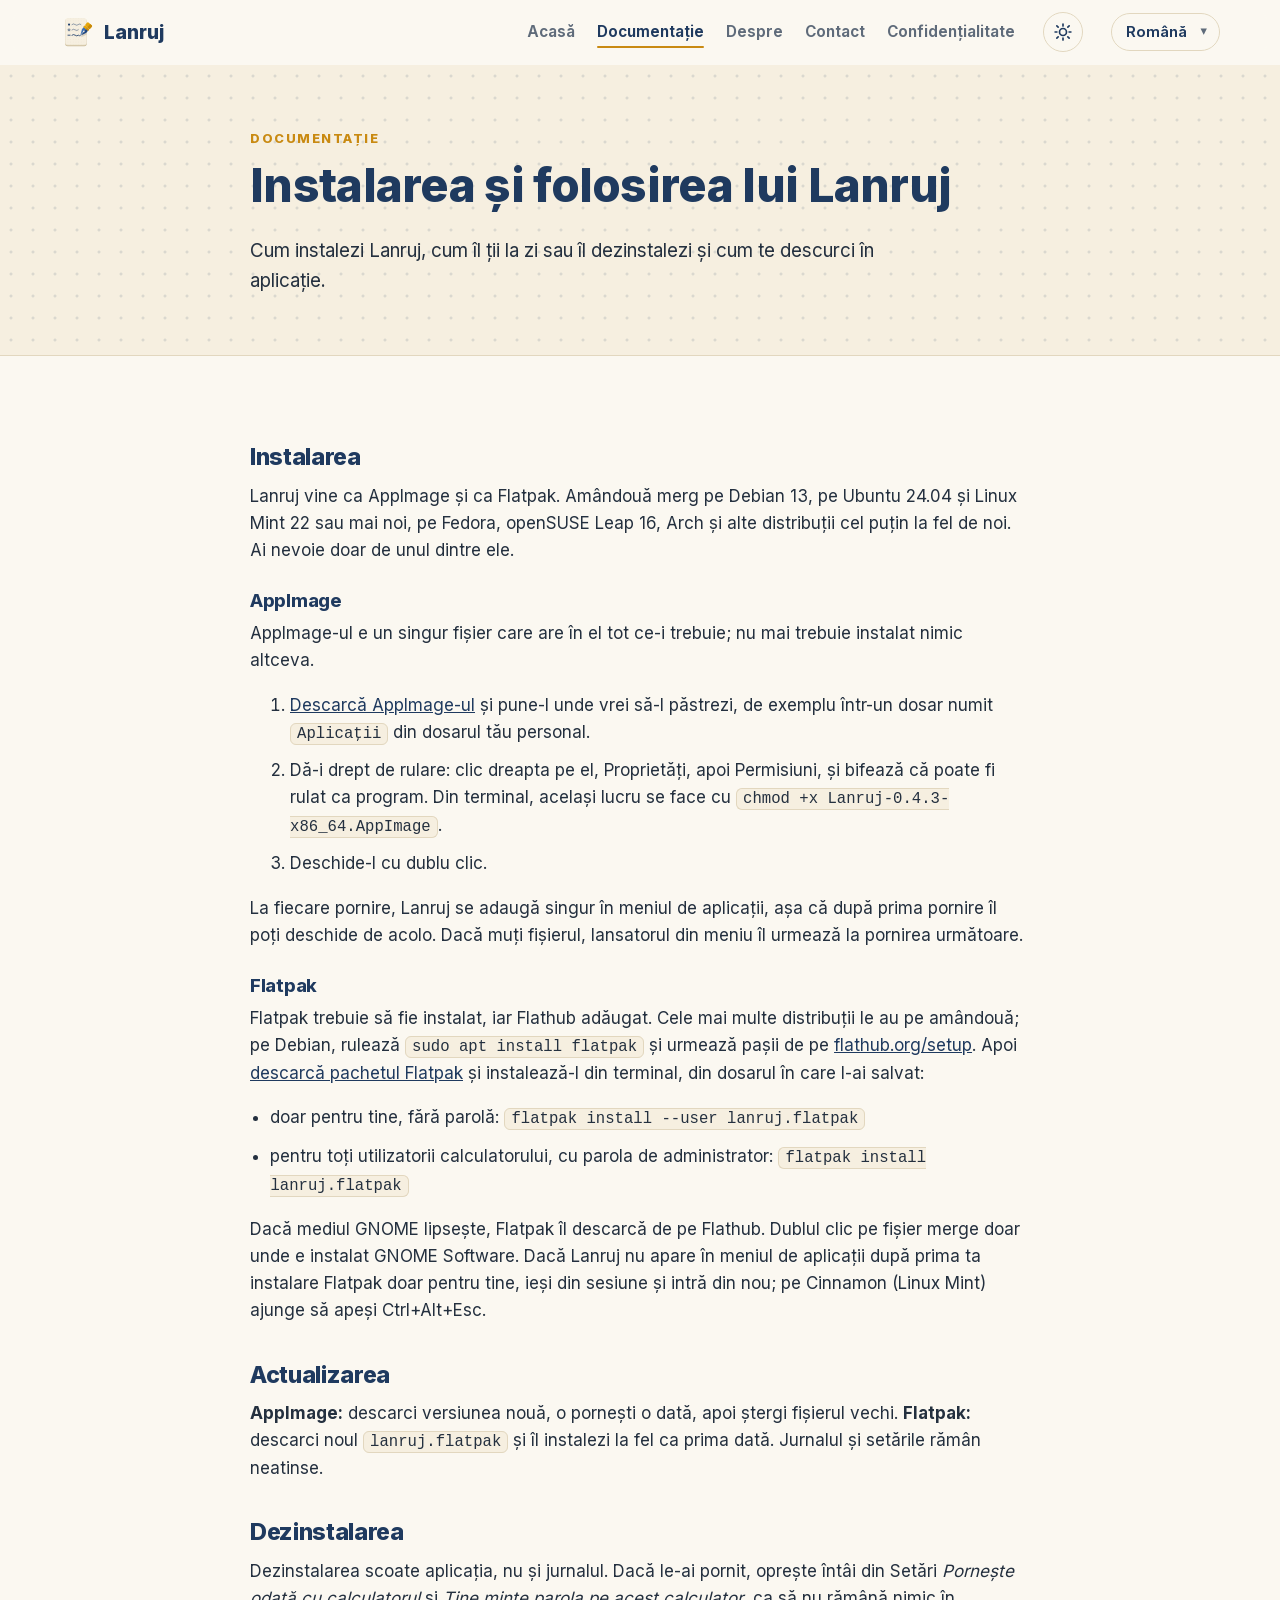
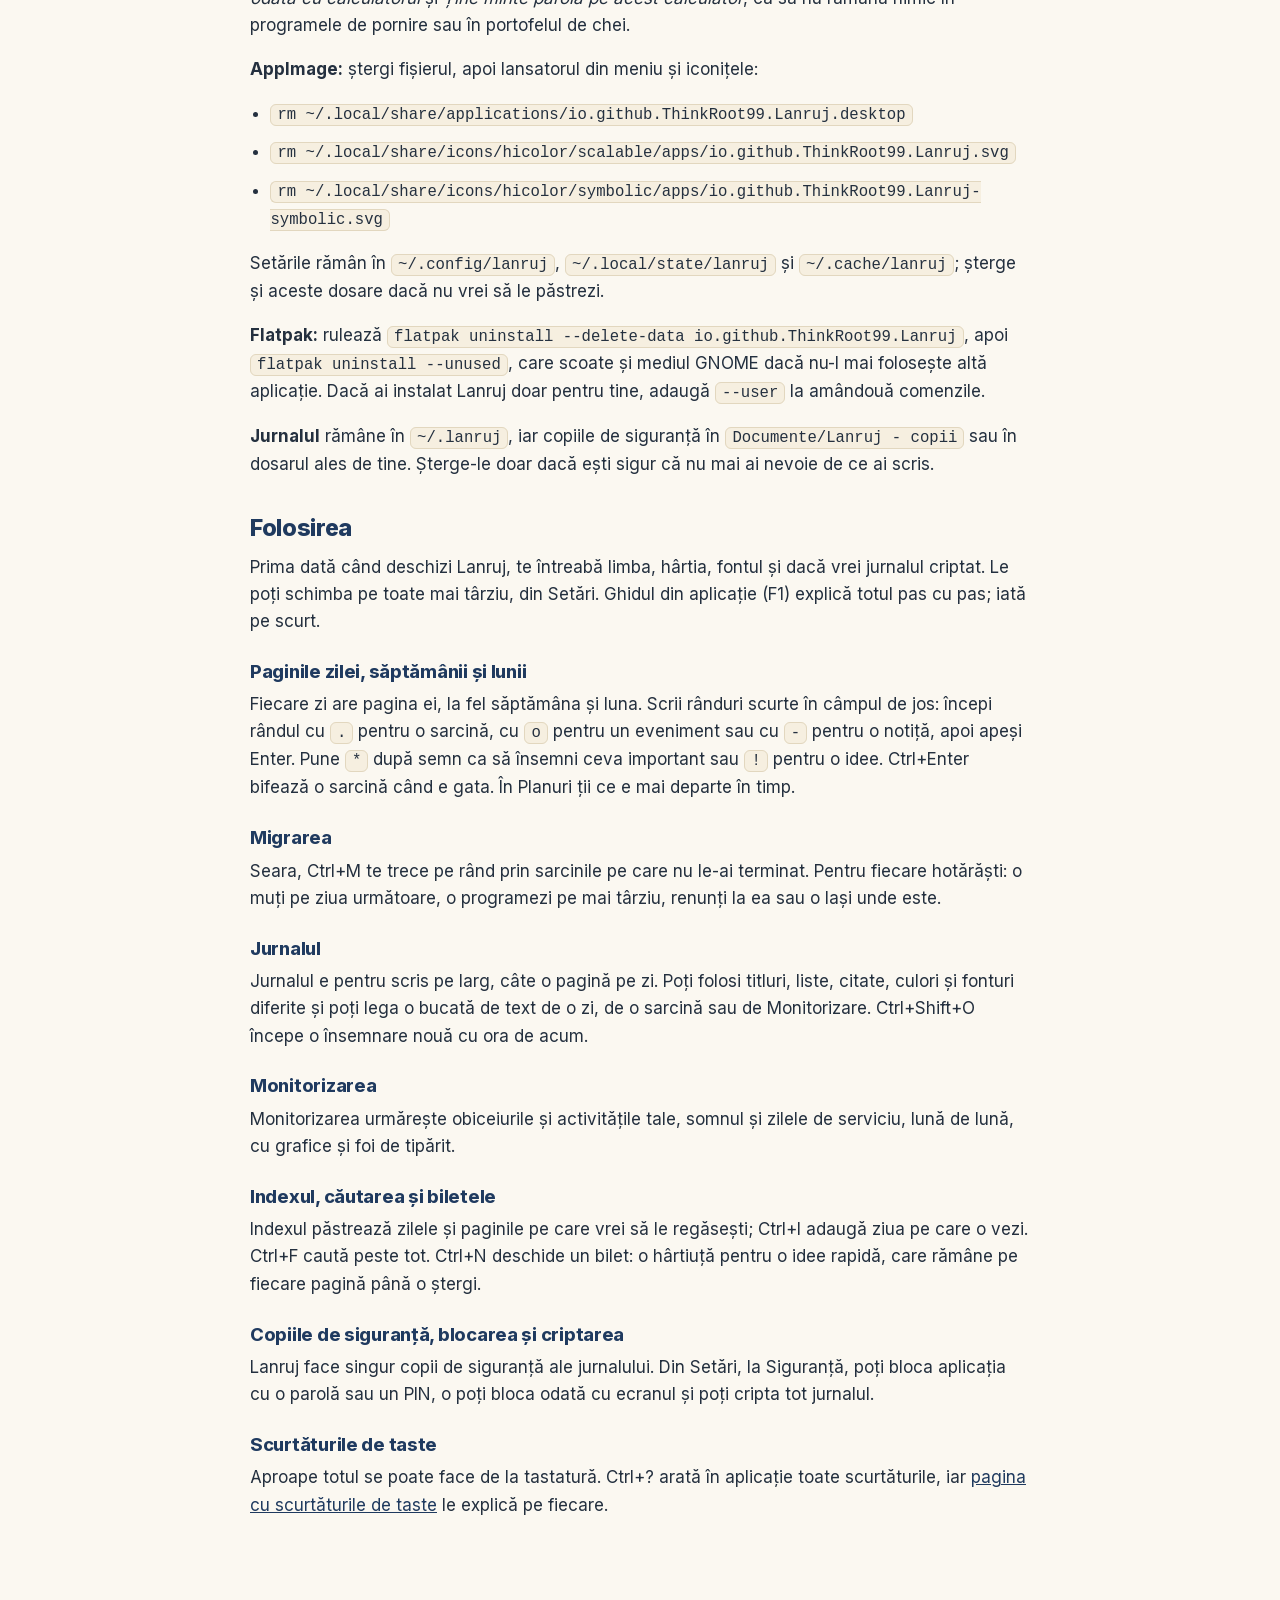
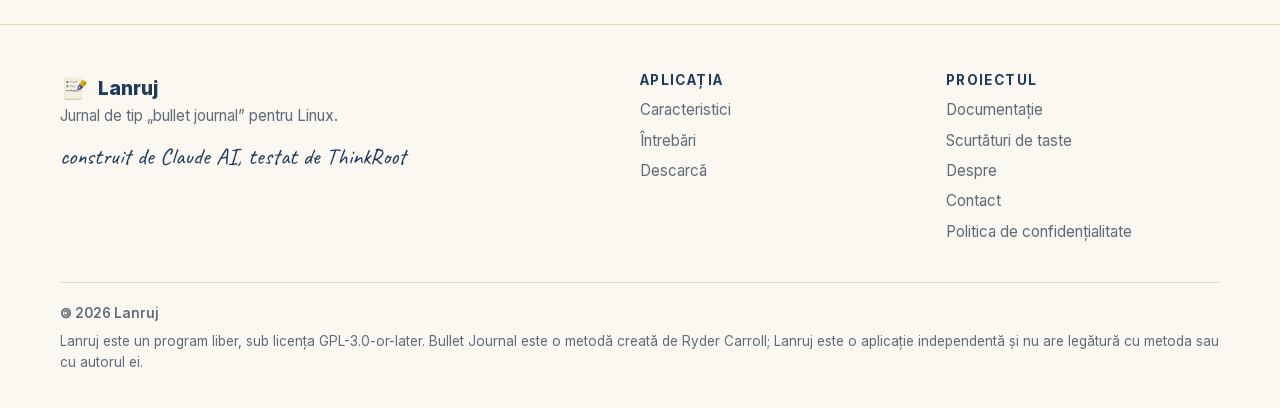
<file: lang/ro/documentatie.html>
<!doctype html>
<html lang="ro" class="no-js">
<head>
<meta charset="utf-8">
<meta name="viewport" content="width=device-width, initial-scale=1">
<title>Documentație - Lanruj</title>
<meta name="description" content="Cum instalezi, actualizezi și dezinstalezi Lanruj și cum îl folosești.">
<link rel="canonical" href="https://lanruj.thinkopen.ro/lang/ro/documentatie.html">
<link rel="alternate" hreflang="en" href="https://lanruj.thinkopen.ro/docs.html" data-rel="../../docs.html">
<link rel="alternate" hreflang="ro" href="https://lanruj.thinkopen.ro/lang/ro/documentatie.html" data-rel="documentatie.html">
<link rel="alternate" hreflang="x-default" href="https://lanruj.thinkopen.ro/docs.html">
<meta name="theme-color" content="#fbf8f1" media="(prefers-color-scheme: light)">
<meta name="theme-color" content="#16202c" media="(prefers-color-scheme: dark)">
<meta name="color-scheme" content="light dark">
<link rel="icon" href="../../assets/img/lanruj.svg" type="image/svg+xml">
<link rel="apple-touch-icon" href="../../assets/img/apple-touch-icon.png">
<meta property="og:type" content="website">
<meta property="og:site_name" content="Lanruj">
<meta property="og:title" content="Documentație - Lanruj">
<meta property="og:description" content="Cum instalezi, actualizezi și dezinstalezi Lanruj și cum îl folosești.">
<meta property="og:url" content="https://lanruj.thinkopen.ro/lang/ro/documentatie.html">
<meta property="og:image" content="https://lanruj.thinkopen.ro/assets/img/og-ro.jpg">
<meta property="og:image:width" content="1200">
<meta property="og:image:height" content="630">
<meta property="og:locale" content="ro_RO">
<meta property="og:locale:alternate" content="en_US">
<meta name="twitter:card" content="summary_large_image">
<script>try{var t=localStorage.getItem("lanruj-tema");if(t==="dark"||t==="light")document.documentElement.setAttribute("data-theme",t)}catch(e){}</script>
<link rel="preload" href="../../assets/fonts/inter.woff2" as="font" type="font/woff2" crossorigin>
<link rel="preload" href="../../assets/fonts/caveat.woff2" as="font" type="font/woff2" crossorigin>
<link rel="stylesheet" href="../../assets/css/style.css?v=2e8adaec1c">
<script src="../../assets/js/main.js?v=5428f053cd" defer></script>
</head>
<body>
<a class="skip" href="#main">Sari la conținut</a>
<header class="top">
  <div class="wrap">
    <a class="brand" href="index.html"><img src="../../assets/img/lanruj.svg" alt="" width="34" height="34"> Lanruj</a>
    <nav>
      <a href="index.html">Acasă</a>
      <a href="documentatie.html" aria-current="page">Documentație</a>
      <a href="despre.html">Despre</a>
      <a href="contact.html">Contact</a>
      <a href="confidentialitate.html">Confidențialitate</a>
    </nav>
    <button class="theme" type="button" aria-label="Zi sau noapte"><svg class="sun" viewBox="0 0 24 24" fill="none" stroke="currentColor" stroke-width="2" stroke-linecap="round" aria-hidden="true"><circle cx="12" cy="12" r="4.2"/><path d="M12 2.5v2.2M12 19.3v2.2M4.6 4.6l1.6 1.6M17.8 17.8l1.6 1.6M2.5 12h2.2M19.3 12h2.2M4.6 19.4l1.6-1.6M17.8 6.2l1.6-1.6"/></svg><svg class="moon" viewBox="0 0 24 24" fill="none" stroke="currentColor" stroke-width="2" stroke-linejoin="round" aria-hidden="true"><path d="M20 14.5A8 8 0 0 1 9.5 4a8 8 0 1 0 10.5 10.5z"/></svg></button>
    <label class="lang-pick">
      <select id="lang" aria-label="Limba">
        <option value="en">English</option>
        <option value="ro">Română</option>
      </select>
    </label>
  </div>
</header>

<main id="main">

<section class="page-head"><div class="wrap narrow">
  <p class="eyebrow">Documentație</p>
  <h1>Instalarea și folosirea lui Lanruj</h1>
  <p class="lead">Cum instalezi Lanruj, cum îl ții la zi sau îl dezinstalezi și cum te descurci în aplicație.</p>
</div></section>
<section><div class="wrap narrow prose">
  <h2 id="instalare">Instalarea</h2>
  <p>Lanruj vine ca AppImage și ca Flatpak. Amândouă merg pe Debian 13, pe Ubuntu 24.04 și Linux Mint 22 sau mai noi, pe Fedora, openSUSE Leap 16, Arch și alte distribuții cel puțin la fel de noi. Ai nevoie doar de unul dintre ele.</p>
  <h3>AppImage</h3>
  <p>AppImage-ul e un singur fișier care are în el tot ce-i trebuie; nu mai trebuie instalat nimic altceva.</p>
  <ol>
    <li><a href="https://github.com/ThinkRoot99/Lanruj/releases/download/v0.4.3/Lanruj-0.4.3-x86_64.AppImage">Descarcă AppImage-ul</a> și pune-l unde vrei să-l păstrezi, de exemplu într-un dosar numit <code>Aplicații</code> din dosarul tău personal.</li>
    <li>Dă-i drept de rulare: clic dreapta pe el, Proprietăți, apoi Permisiuni, și bifează că poate fi rulat ca program. Din terminal, același lucru se face cu <code>chmod +x Lanruj-0.4.3-x86_64.AppImage</code>.</li>
    <li>Deschide-l cu dublu clic.</li>
  </ol>
  <p>La fiecare pornire, Lanruj se adaugă singur în meniul de aplicații, așa că după prima pornire îl poți deschide de acolo. Dacă muți fișierul, lansatorul din meniu îl urmează la pornirea următoare.</p>
  <h3>Flatpak</h3>
  <p>Flatpak trebuie să fie instalat, iar Flathub adăugat. Cele mai multe distribuții le au pe amândouă; pe Debian, rulează <code>sudo apt install flatpak</code> și urmează pașii de pe <a href="https://flathub.org/setup">flathub.org/setup</a>. Apoi <a href="https://github.com/ThinkRoot99/Lanruj/releases/download/v0.4.3/lanruj.flatpak">descarcă pachetul Flatpak</a> și instalează-l din terminal, din dosarul în care l-ai salvat:</p>
  <ul>
    <li>doar pentru tine, fără parolă: <code>flatpak install --user lanruj.flatpak</code></li>
    <li>pentru toți utilizatorii calculatorului, cu parola de administrator: <code>flatpak install lanruj.flatpak</code></li>
  </ul>
  <p>Dacă mediul GNOME lipsește, Flatpak îl descarcă de pe Flathub. Dublul clic pe fișier merge doar unde e instalat GNOME Software. Dacă Lanruj nu apare în meniul de aplicații după prima ta instalare Flatpak doar pentru tine, ieși din sesiune și intră din nou; pe Cinnamon (Linux Mint) ajunge să apeși Ctrl+Alt+Esc.</p>
  <h2 id="actualizare">Actualizarea</h2>
  <p><strong>AppImage:</strong> descarci versiunea nouă, o pornești o dată, apoi ștergi fișierul vechi. <strong>Flatpak:</strong> descarci noul <code>lanruj.flatpak</code> și îl instalezi la fel ca prima dată. Jurnalul și setările rămân neatinse.</p>
  <h2 id="dezinstalare">Dezinstalarea</h2>
  <p>Dezinstalarea scoate aplicația, nu și jurnalul. Dacă le-ai pornit, oprește întâi din Setări <em>Pornește odată cu calculatorul</em> și <em>Ține minte parola pe acest calculator</em>, ca să nu rămână nimic în programele de pornire sau în portofelul de chei.</p>
  <p><strong>AppImage:</strong> ștergi fișierul, apoi lansatorul din meniu și iconițele:</p>
  <ul>
    <li><code>rm ~/.local/share/applications/io.github.ThinkRoot99.Lanruj.desktop</code></li>
    <li><code>rm ~/.local/share/icons/hicolor/scalable/apps/io.github.ThinkRoot99.Lanruj.svg</code></li>
    <li><code>rm ~/.local/share/icons/hicolor/symbolic/apps/io.github.ThinkRoot99.Lanruj-symbolic.svg</code></li>
  </ul>
  <p>Setările rămân în <code>~/.config/lanruj</code>, <code>~/.local/state/lanruj</code> și <code>~/.cache/lanruj</code>; șterge și aceste dosare dacă nu vrei să le păstrezi.</p>
  <p><strong>Flatpak:</strong> rulează <code>flatpak uninstall --delete-data io.github.ThinkRoot99.Lanruj</code>, apoi <code>flatpak uninstall --unused</code>, care scoate și mediul GNOME dacă nu-l mai folosește altă aplicație. Dacă ai instalat Lanruj doar pentru tine, adaugă <code>--user</code> la amândouă comenzile.</p>
  <p><strong>Jurnalul</strong> rămâne în <code>~/.lanruj</code>, iar copiile de siguranță în <code>Documente/Lanruj - copii</code> sau în dosarul ales de tine. Șterge-le doar dacă ești sigur că nu mai ai nevoie de ce ai scris.</p>
  <h2 id="folosire">Folosirea</h2>
  <p>Prima dată când deschizi Lanruj, te întreabă limba, hârtia, fontul și dacă vrei jurnalul criptat. Le poți schimba pe toate mai târziu, din Setări. Ghidul din aplicație (F1) explică totul pas cu pas; iată pe scurt.</p>
  <h3>Paginile zilei, săptămânii și lunii</h3>
  <p>Fiecare zi are pagina ei, la fel săptămâna și luna. Scrii rânduri scurte în câmpul de jos: începi rândul cu <code>.</code> pentru o sarcină, cu <code>o</code> pentru un eveniment sau cu <code>-</code> pentru o notiță, apoi apeși Enter. Pune <code>*</code> după semn ca să însemni ceva important sau <code>!</code> pentru o idee. Ctrl+Enter bifează o sarcină când e gata. În Planuri ții ce e mai departe în timp.</p>
  <h3>Migrarea</h3>
  <p>Seara, Ctrl+M te trece pe rând prin sarcinile pe care nu le-ai terminat. Pentru fiecare hotărăști: o muți pe ziua următoare, o programezi pe mai târziu, renunți la ea sau o lași unde este.</p>
  <h3>Jurnalul</h3>
  <p>Jurnalul e pentru scris pe larg, câte o pagină pe zi. Poți folosi titluri, liste, citate, culori și fonturi diferite și poți lega o bucată de text de o zi, de o sarcină sau de Monitorizare. Ctrl+Shift+O începe o însemnare nouă cu ora de acum.</p>
  <h3>Monitorizarea</h3>
  <p>Monitorizarea urmărește obiceiurile și activitățile tale, somnul și zilele de serviciu, lună de lună, cu grafice și foi de tipărit.</p>
  <h3>Indexul, căutarea și biletele</h3>
  <p>Indexul păstrează zilele și paginile pe care vrei să le regăsești; Ctrl+I adaugă ziua pe care o vezi. Ctrl+F caută peste tot. Ctrl+N deschide un bilet: o hârtiuță pentru o idee rapidă, care rămâne pe fiecare pagină până o ștergi.</p>
  <h3>Copiile de siguranță, blocarea și criptarea</h3>
  <p>Lanruj face singur copii de siguranță ale jurnalului. Din Setări, la Siguranță, poți bloca aplicația cu o parolă sau un PIN, o poți bloca odată cu ecranul și poți cripta tot jurnalul.</p>
  <h3>Scurtăturile de taste</h3>
  <p>Aproape totul se poate face de la tastatură. Ctrl+? arată în aplicație toate scurtăturile, iar <a href="scurtaturi-de-taste.html">pagina cu scurtăturile de taste</a> le explică pe fiecare.</p>
</div></section>

</main>

<footer>
  <div class="wrap">
    <div class="cols">
      <div>
        <a class="brand" href="index.html"><img src="../../assets/img/lanruj.svg" alt="" width="28" height="28"> Lanruj</a>
        <p>Jurnal de tip „bullet journal” pentru Linux.</p>
        <p class="sign">construit de Claude AI, testat de ThinkRoot</p>
      </div>
      <div>
        <h4>Aplicația</h4>
        <ul>
          <li><a href="index.html#caracteristici">Caracteristici</a></li>
          <li><a href="index.html#intrebari">Întrebări</a></li>
          <li><a href="index.html#descarca">Descarcă</a></li>
        </ul>
      </div>
      <div>
        <h4>Proiectul</h4>
        <ul>
          <li><a href="documentatie.html">Documentație</a></li>
          <li><a href="scurtaturi-de-taste.html">Scurtături de taste</a></li>
          <li><a href="despre.html">Despre</a></li>
          <li><a href="contact.html">Contact</a></li>
          <li><a href="confidentialitate.html">Politica de confidențialitate</a></li>
        </ul>
      </div>
    </div>
    <p class="legal copy"><span class="copyleft" role="img" aria-label="Copyleft">©</span> 2026 Lanruj</p>
    <p class="legal">Lanruj este un program liber, sub licența GPL-3.0-or-later. Bullet Journal este o metodă creată de Ryder Carroll; Lanruj este o aplicație independentă și nu are legătură cu metoda sau cu autorul ei.</p>
  </div>
</footer>

</body>
</html>
</file>
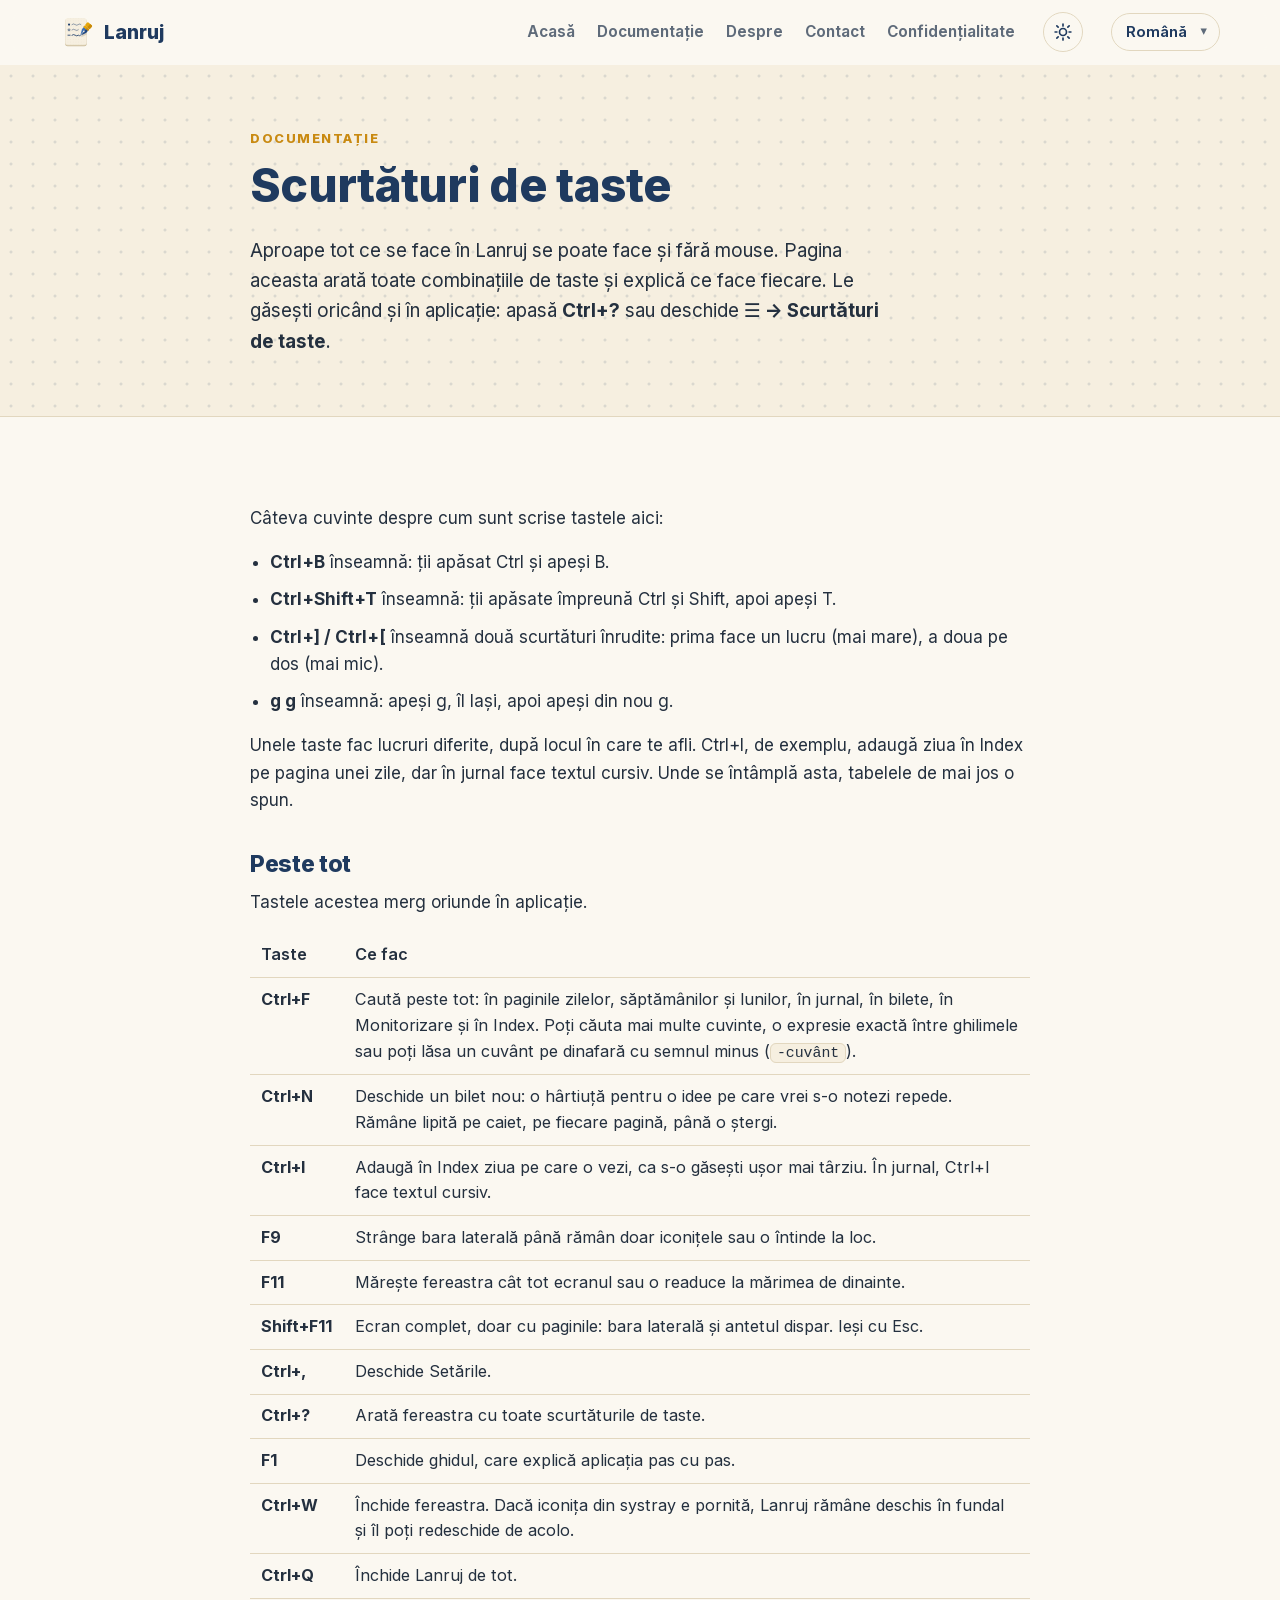
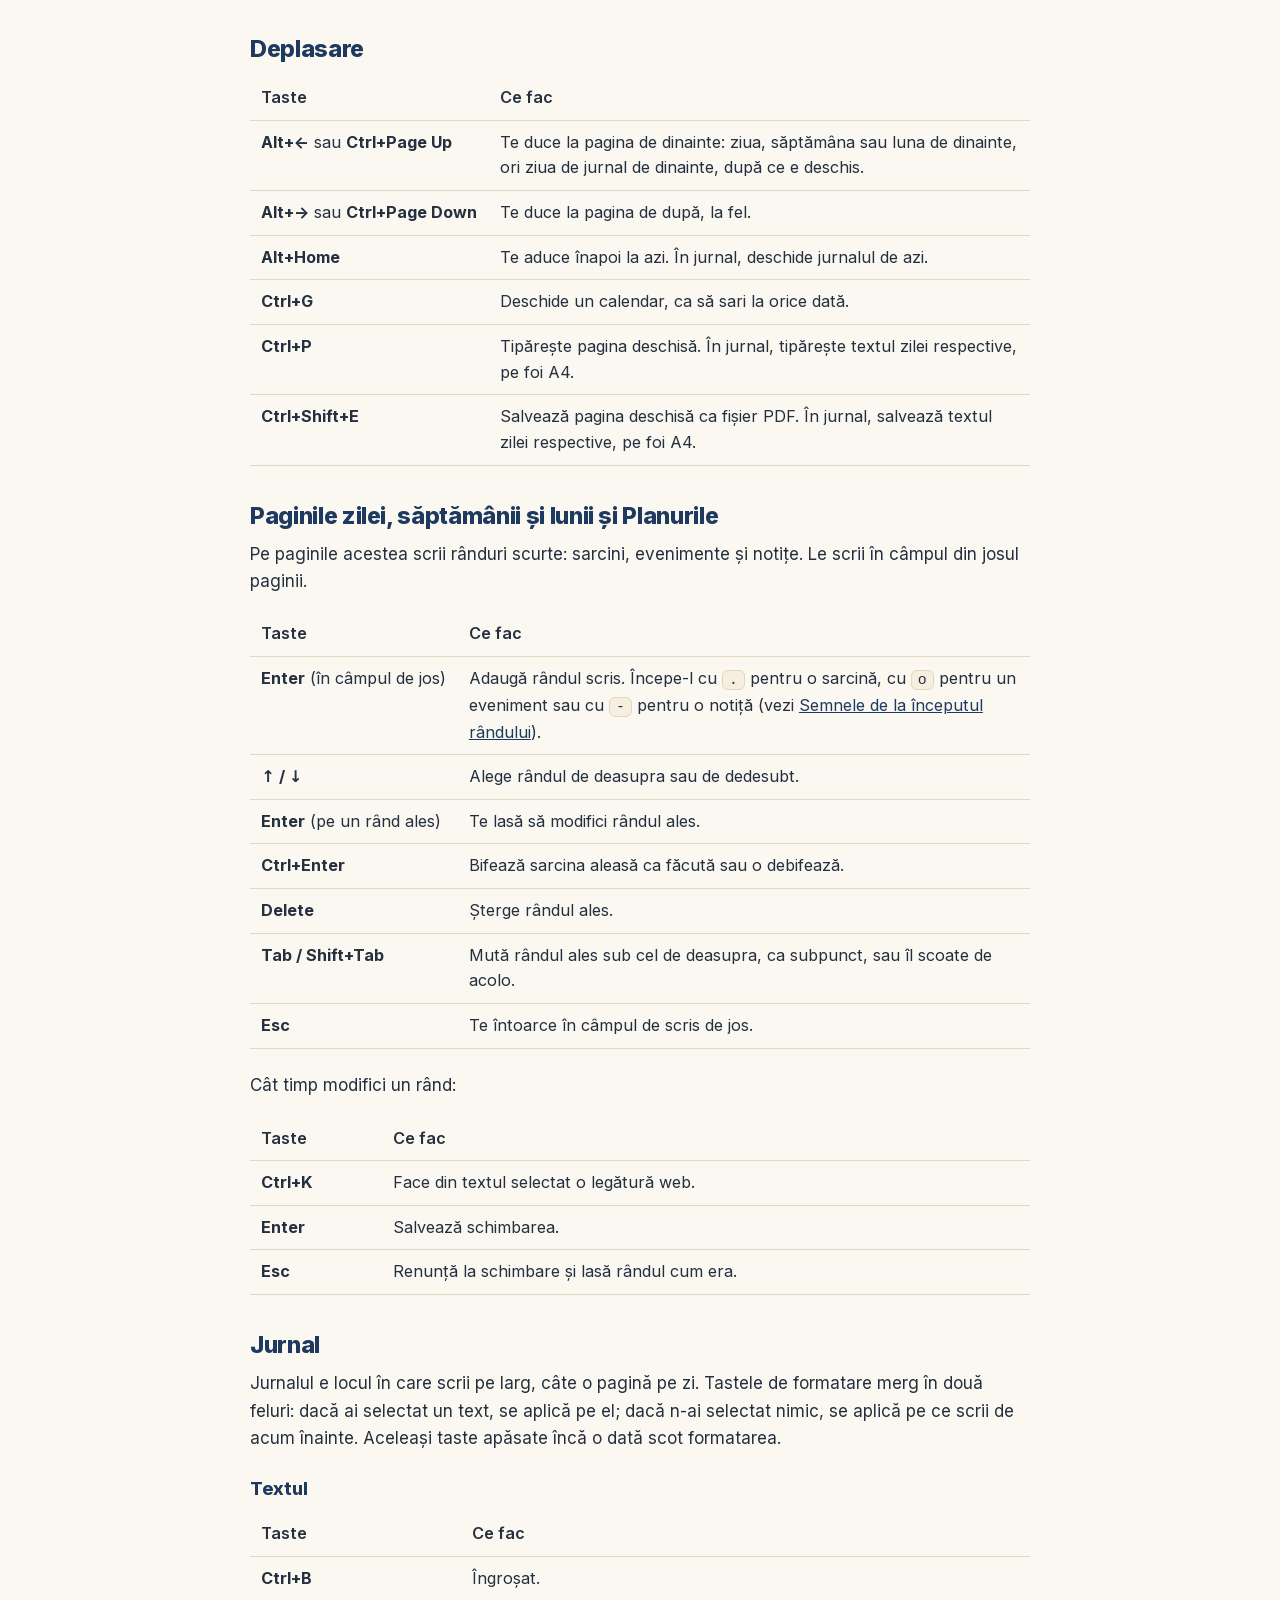
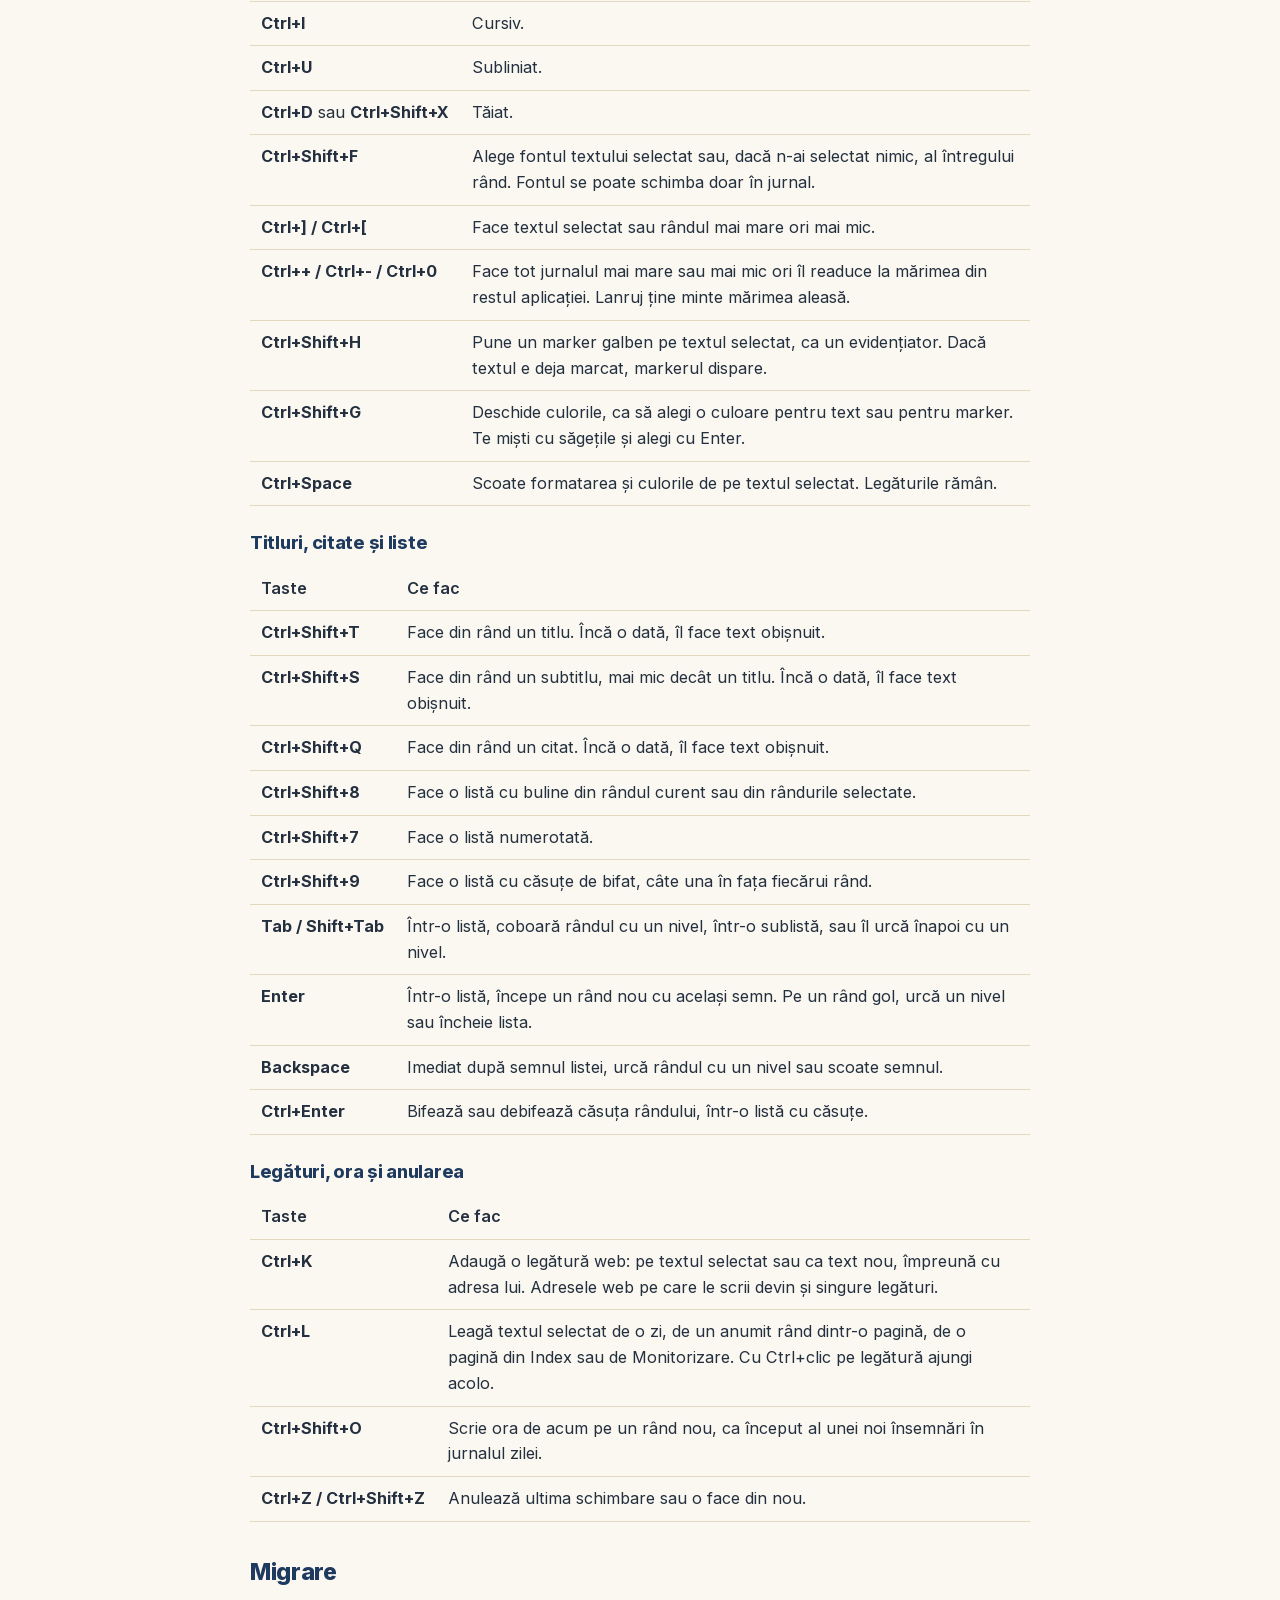
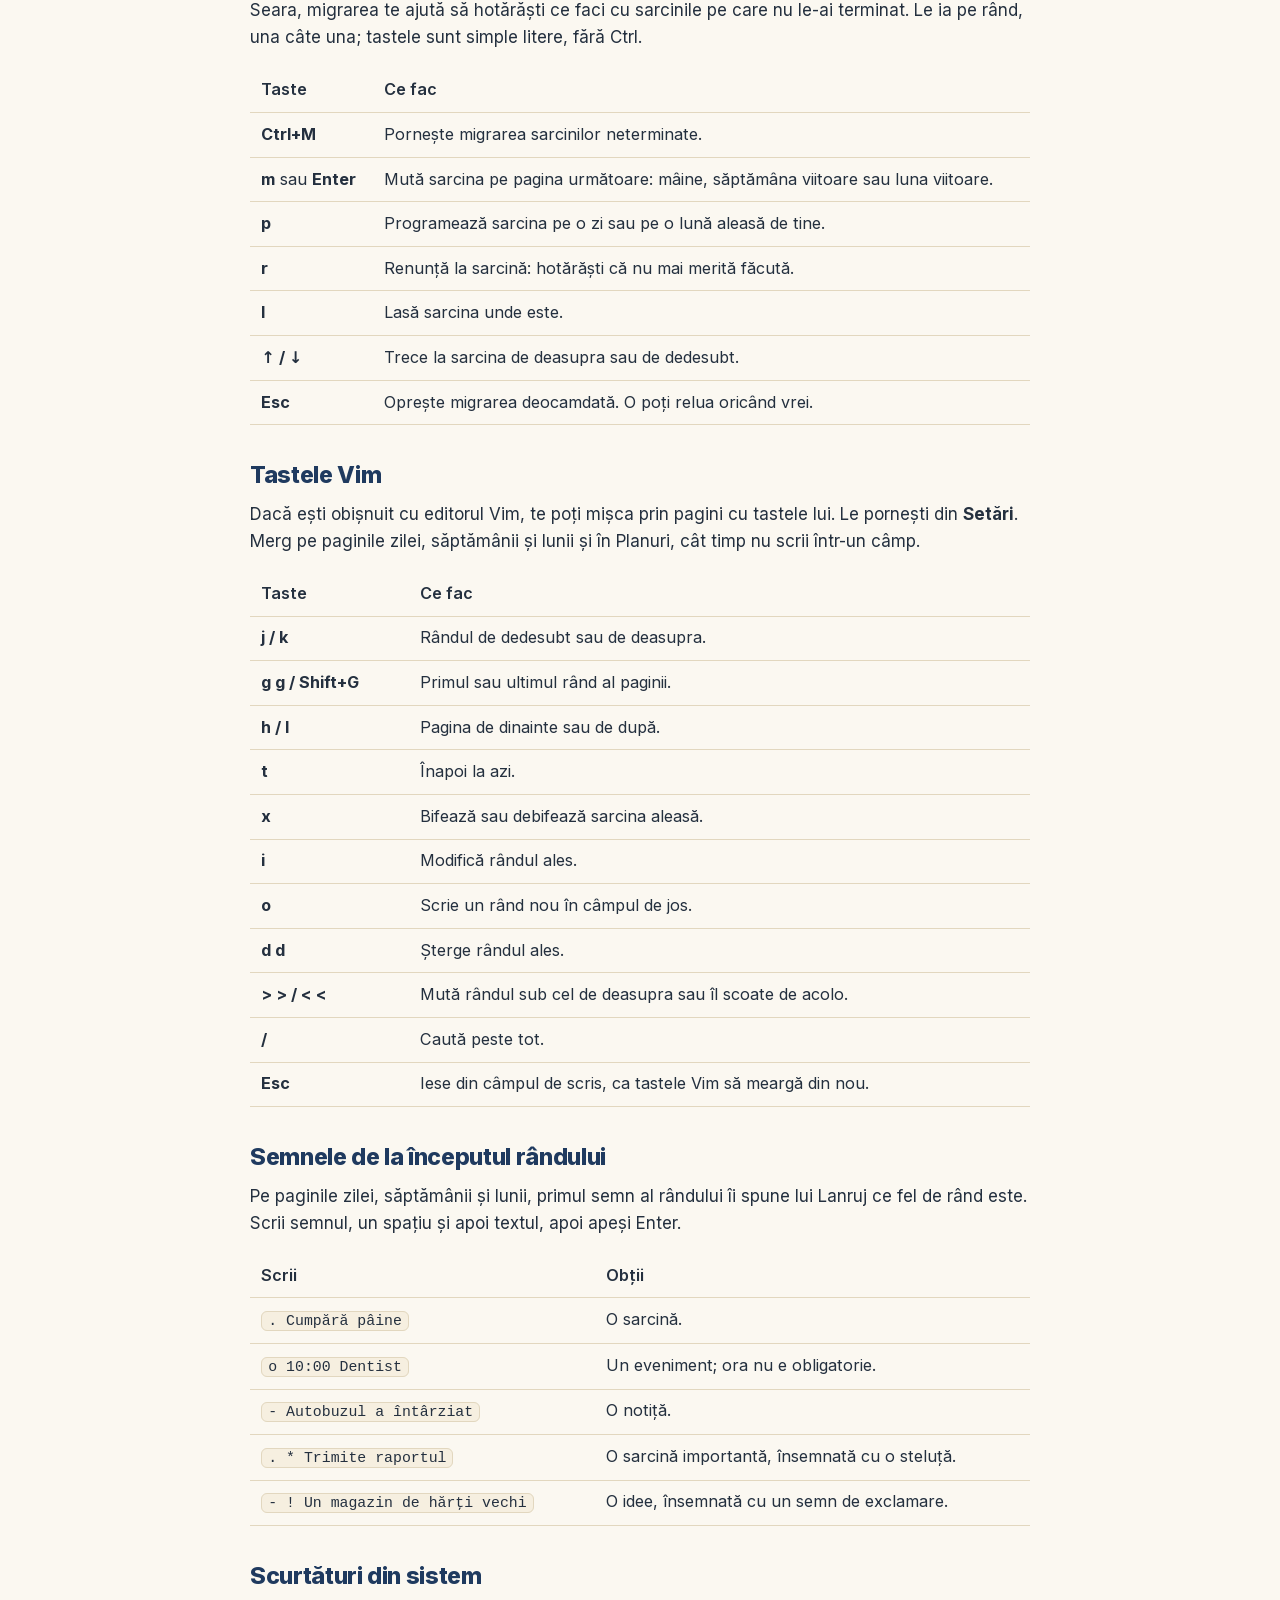
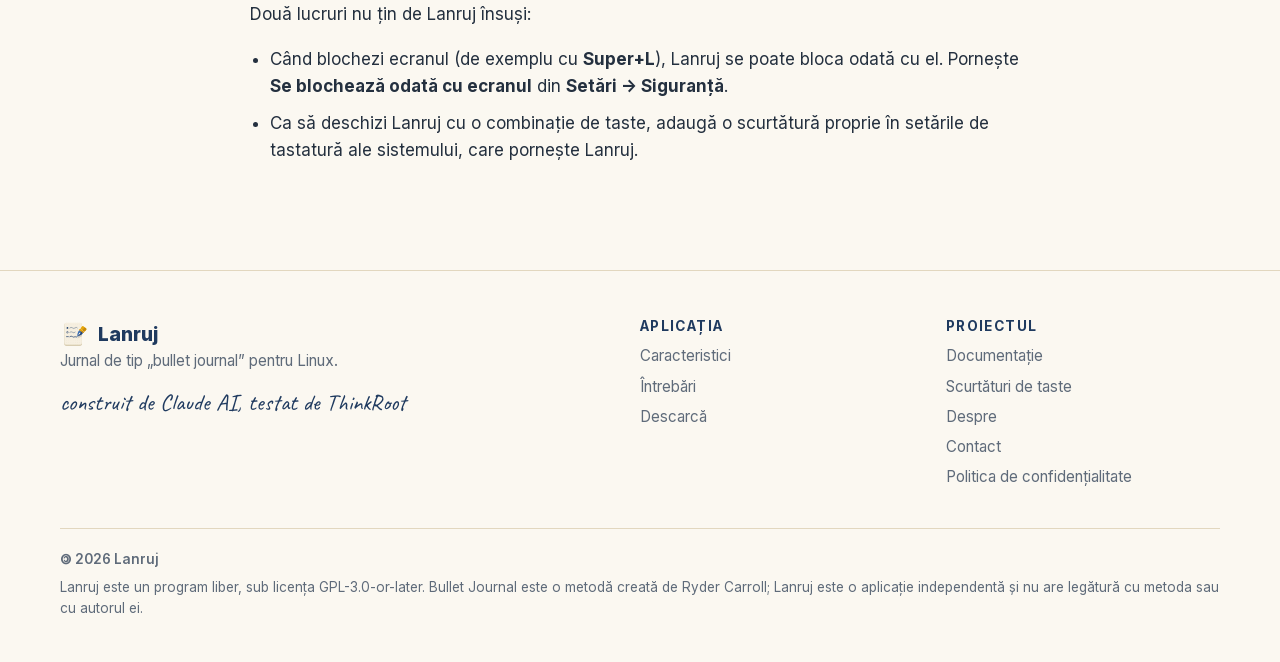
<file: lang/ro/scurtaturi-de-taste.html>
<!doctype html>
<html lang="ro" class="no-js">
<head>
<meta charset="utf-8">
<meta name="viewport" content="width=device-width, initial-scale=1">
<title>Scurtături de taste - Lanruj</title>
<meta name="description" content="Toate scurtăturile de taste din Lanruj și ce face fiecare.">
<link rel="canonical" href="https://lanruj.thinkopen.ro/lang/ro/scurtaturi-de-taste.html">
<link rel="alternate" hreflang="en" href="https://lanruj.thinkopen.ro/keyboard-shortcuts.html" data-rel="../../keyboard-shortcuts.html">
<link rel="alternate" hreflang="ro" href="https://lanruj.thinkopen.ro/lang/ro/scurtaturi-de-taste.html" data-rel="scurtaturi-de-taste.html">
<link rel="alternate" hreflang="x-default" href="https://lanruj.thinkopen.ro/keyboard-shortcuts.html">
<meta name="theme-color" content="#fbf8f1" media="(prefers-color-scheme: light)">
<meta name="theme-color" content="#16202c" media="(prefers-color-scheme: dark)">
<meta name="color-scheme" content="light dark">
<link rel="icon" href="../../assets/img/lanruj.svg" type="image/svg+xml">
<link rel="apple-touch-icon" href="../../assets/img/apple-touch-icon.png">
<meta property="og:type" content="website">
<meta property="og:site_name" content="Lanruj">
<meta property="og:title" content="Scurtături de taste - Lanruj">
<meta property="og:description" content="Toate scurtăturile de taste din Lanruj și ce face fiecare.">
<meta property="og:url" content="https://lanruj.thinkopen.ro/lang/ro/scurtaturi-de-taste.html">
<meta property="og:image" content="https://lanruj.thinkopen.ro/assets/img/og-ro.jpg">
<meta property="og:image:width" content="1200">
<meta property="og:image:height" content="630">
<meta property="og:locale" content="ro_RO">
<meta property="og:locale:alternate" content="en_US">
<meta name="twitter:card" content="summary_large_image">
<script>try{var t=localStorage.getItem("lanruj-tema");if(t==="dark"||t==="light")document.documentElement.setAttribute("data-theme",t)}catch(e){}</script>
<link rel="preload" href="../../assets/fonts/inter.woff2" as="font" type="font/woff2" crossorigin>
<link rel="preload" href="../../assets/fonts/caveat.woff2" as="font" type="font/woff2" crossorigin>
<link rel="stylesheet" href="../../assets/css/style.css?v=2e8adaec1c">
<script src="../../assets/js/main.js?v=5428f053cd" defer></script>
</head>
<body>
<a class="skip" href="#main">Sari la conținut</a>
<header class="top">
  <div class="wrap">
    <a class="brand" href="index.html"><img src="../../assets/img/lanruj.svg" alt="" width="34" height="34"> Lanruj</a>
    <nav>
      <a href="index.html">Acasă</a>
      <a href="documentatie.html">Documentație</a>
      <a href="despre.html">Despre</a>
      <a href="contact.html">Contact</a>
      <a href="confidentialitate.html">Confidențialitate</a>
    </nav>
    <button class="theme" type="button" aria-label="Zi sau noapte"><svg class="sun" viewBox="0 0 24 24" fill="none" stroke="currentColor" stroke-width="2" stroke-linecap="round" aria-hidden="true"><circle cx="12" cy="12" r="4.2"/><path d="M12 2.5v2.2M12 19.3v2.2M4.6 4.6l1.6 1.6M17.8 17.8l1.6 1.6M2.5 12h2.2M19.3 12h2.2M4.6 19.4l1.6-1.6M17.8 6.2l1.6-1.6"/></svg><svg class="moon" viewBox="0 0 24 24" fill="none" stroke="currentColor" stroke-width="2" stroke-linejoin="round" aria-hidden="true"><path d="M20 14.5A8 8 0 0 1 9.5 4a8 8 0 1 0 10.5 10.5z"/></svg></button>
    <label class="lang-pick">
      <select id="lang" aria-label="Limba">
        <option value="en">English</option>
        <option value="ro">Română</option>
      </select>
    </label>
  </div>
</header>

<main id="main">

<section class="page-head"><div class="wrap narrow">
  <p class="eyebrow">Documentație</p>
  <h1>Scurtături de taste</h1>
  <p class="lead">Aproape tot ce se face în Lanruj se poate face și fără mouse. Pagina aceasta arată toate combinațiile de taste și explică ce face fiecare. Le găsești oricând și în aplicație: apasă <strong>Ctrl+?</strong> sau deschide <strong>☰ → Scurtături de taste</strong>.</p>
</div></section>
<section><div class="wrap narrow prose">
  <p>Câteva cuvinte despre cum sunt scrise tastele aici:</p>
  <ul>
  <li><strong>Ctrl+B</strong> înseamnă: ții apăsat Ctrl și apeși B.</li>
  <li><strong>Ctrl+Shift+T</strong> înseamnă: ții apăsate împreună Ctrl și Shift, apoi apeși T.</li>
  <li><strong>Ctrl+] / Ctrl+[</strong> înseamnă două scurtături înrudite: prima face un lucru (mai mare), a doua pe dos (mai mic).</li>
  <li><strong>g g</strong> înseamnă: apeși g, îl lași, apoi apeși din nou g.</li>
  </ul>
  <p>Unele taste fac lucruri diferite, după locul în care te afli. Ctrl+I, de exemplu, adaugă ziua în Index pe pagina unei zile, dar în jurnal face textul cursiv. Unde se întâmplă asta, tabelele de mai jos o spun.</p>
  <h2 id="peste-tot">Peste tot</h2>
  <p>Tastele acestea merg oriunde în aplicație.</p>
  <div class="table-wrap"><table>
  <thead><tr><th>Taste</th><th>Ce fac</th></tr></thead><tbody>
  <tr><td><strong>Ctrl+F</strong></td><td>Caută peste tot: în paginile zilelor, săptămânilor și lunilor, în jurnal, în bilete, în Monitorizare și în Index. Poți căuta mai multe cuvinte, o expresie exactă între ghilimele sau poți lăsa un cuvânt pe dinafară cu semnul minus (<code>-cuvânt</code>).</td></tr>
  <tr><td><strong>Ctrl+N</strong></td><td>Deschide un bilet nou: o hârtiuță pentru o idee pe care vrei s-o notezi repede. Rămâne lipită pe caiet, pe fiecare pagină, până o ștergi.</td></tr>
  <tr><td><strong>Ctrl+I</strong></td><td>Adaugă în Index ziua pe care o vezi, ca s-o găsești ușor mai târziu. În jurnal, Ctrl+I face textul cursiv.</td></tr>
  <tr><td><strong>F9</strong></td><td>Strânge bara laterală până rămân doar iconițele sau o întinde la loc.</td></tr>
  <tr><td><strong>F11</strong></td><td>Mărește fereastra cât tot ecranul sau o readuce la mărimea de dinainte.</td></tr>
  <tr><td><strong>Shift+F11</strong></td><td>Ecran complet, doar cu paginile: bara laterală și antetul dispar. Ieși cu Esc.</td></tr>
  <tr><td><strong>Ctrl+,</strong></td><td>Deschide Setările.</td></tr>
  <tr><td><strong>Ctrl+?</strong></td><td>Arată fereastra cu toate scurtăturile de taste.</td></tr>
  <tr><td><strong>F1</strong></td><td>Deschide ghidul, care explică aplicația pas cu pas.</td></tr>
  <tr><td><strong>Ctrl+W</strong></td><td>Închide fereastra. Dacă iconița din systray e pornită, Lanruj rămâne deschis în fundal și îl poți redeschide de acolo.</td></tr>
  <tr><td><strong>Ctrl+Q</strong></td><td>Închide Lanruj de tot.</td></tr>
  </tbody></table></div>
  <h2 id="deplasare">Deplasare</h2>
  <div class="table-wrap"><table>
  <thead><tr><th>Taste</th><th>Ce fac</th></tr></thead><tbody>
  <tr><td><strong>Alt+←</strong> sau <strong>Ctrl+Page Up</strong></td><td>Te duce la pagina de dinainte: ziua, săptămâna sau luna de dinainte, ori ziua de jurnal de dinainte, după ce e deschis.</td></tr>
  <tr><td><strong>Alt+→</strong> sau <strong>Ctrl+Page Down</strong></td><td>Te duce la pagina de după, la fel.</td></tr>
  <tr><td><strong>Alt+Home</strong></td><td>Te aduce înapoi la azi. În jurnal, deschide jurnalul de azi.</td></tr>
  <tr><td><strong>Ctrl+G</strong></td><td>Deschide un calendar, ca să sari la orice dată.</td></tr>
  <tr><td><strong>Ctrl+P</strong></td><td>Tipărește pagina deschisă. În jurnal, tipărește textul zilei respective, pe foi A4.</td></tr>
  <tr><td><strong>Ctrl+Shift+E</strong></td><td>Salvează pagina deschisă ca fișier PDF. În jurnal, salvează textul zilei respective, pe foi A4.</td></tr>
  </tbody></table></div>
  <h2 id="paginile-zilei-săptămânii-și-lunii-și-planurile">Paginile zilei, săptămânii și lunii și Planurile</h2>
  <p>Pe paginile acestea scrii rânduri scurte: sarcini, evenimente și notițe. Le scrii în câmpul din josul paginii.</p>
  <div class="table-wrap"><table>
  <thead><tr><th>Taste</th><th>Ce fac</th></tr></thead><tbody>
  <tr><td><strong>Enter</strong> (în câmpul de jos)</td><td>Adaugă rândul scris. Începe-l cu <code>.</code> pentru o sarcină, cu <code>o</code> pentru un eveniment sau cu <code>-</code> pentru o notiță (vezi <a href="#semnele-de-la-începutul-rândului">Semnele de la începutul rândului</a>).</td></tr>
  <tr><td><strong>↑ / ↓</strong></td><td>Alege rândul de deasupra sau de dedesubt.</td></tr>
  <tr><td><strong>Enter</strong> (pe un rând ales)</td><td>Te lasă să modifici rândul ales.</td></tr>
  <tr><td><strong>Ctrl+Enter</strong></td><td>Bifează sarcina aleasă ca făcută sau o debifează.</td></tr>
  <tr><td><strong>Delete</strong></td><td>Șterge rândul ales.</td></tr>
  <tr><td><strong>Tab / Shift+Tab</strong></td><td>Mută rândul ales sub cel de deasupra, ca subpunct, sau îl scoate de acolo.</td></tr>
  <tr><td><strong>Esc</strong></td><td>Te întoarce în câmpul de scris de jos.</td></tr>
  </tbody></table></div>
  <p>Cât timp modifici un rând:</p>
  <div class="table-wrap"><table>
  <thead><tr><th>Taste</th><th>Ce fac</th></tr></thead><tbody>
  <tr><td><strong>Ctrl+K</strong></td><td>Face din textul selectat o legătură web.</td></tr>
  <tr><td><strong>Enter</strong></td><td>Salvează schimbarea.</td></tr>
  <tr><td><strong>Esc</strong></td><td>Renunță la schimbare și lasă rândul cum era.</td></tr>
  </tbody></table></div>
  <h2 id="jurnal">Jurnal</h2>
  <p>Jurnalul e locul în care scrii pe larg, câte o pagină pe zi. Tastele de formatare merg în două feluri: dacă ai selectat un text, se aplică pe el; dacă n-ai selectat nimic, se aplică pe ce scrii de acum înainte. Aceleași taste apăsate încă o dată scot formatarea.</p>
  <h3 id="textul">Textul</h3>
  <div class="table-wrap"><table>
  <thead><tr><th>Taste</th><th>Ce fac</th></tr></thead><tbody>
  <tr><td><strong>Ctrl+B</strong></td><td>Îngroșat.</td></tr>
  <tr><td><strong>Ctrl+I</strong></td><td>Cursiv.</td></tr>
  <tr><td><strong>Ctrl+U</strong></td><td>Subliniat.</td></tr>
  <tr><td><strong>Ctrl+D</strong> sau <strong>Ctrl+Shift+X</strong></td><td>Tăiat.</td></tr>
  <tr><td><strong>Ctrl+Shift+F</strong></td><td>Alege fontul textului selectat sau, dacă n-ai selectat nimic, al întregului rând. Fontul se poate schimba doar în jurnal.</td></tr>
  <tr><td><strong>Ctrl+] / Ctrl+[</strong></td><td>Face textul selectat sau rândul mai mare ori mai mic.</td></tr>
  <tr><td><strong>Ctrl++ / Ctrl+- / Ctrl+0</strong></td><td>Face tot jurnalul mai mare sau mai mic ori îl readuce la mărimea din restul aplicației. Lanruj ține minte mărimea aleasă.</td></tr>
  <tr><td><strong>Ctrl+Shift+H</strong></td><td>Pune un marker galben pe textul selectat, ca un evidențiator. Dacă textul e deja marcat, markerul dispare.</td></tr>
  <tr><td><strong>Ctrl+Shift+G</strong></td><td>Deschide culorile, ca să alegi o culoare pentru text sau pentru marker. Te miști cu săgețile și alegi cu Enter.</td></tr>
  <tr><td><strong>Ctrl+Space</strong></td><td>Scoate formatarea și culorile de pe textul selectat. Legăturile rămân.</td></tr>
  </tbody></table></div>
  <h3 id="titluri-citate-și-liste">Titluri, citate și liste</h3>
  <div class="table-wrap"><table>
  <thead><tr><th>Taste</th><th>Ce fac</th></tr></thead><tbody>
  <tr><td><strong>Ctrl+Shift+T</strong></td><td>Face din rând un titlu. Încă o dată, îl face text obișnuit.</td></tr>
  <tr><td><strong>Ctrl+Shift+S</strong></td><td>Face din rând un subtitlu, mai mic decât un titlu. Încă o dată, îl face text obișnuit.</td></tr>
  <tr><td><strong>Ctrl+Shift+Q</strong></td><td>Face din rând un citat. Încă o dată, îl face text obișnuit.</td></tr>
  <tr><td><strong>Ctrl+Shift+8</strong></td><td>Face o listă cu buline din rândul curent sau din rândurile selectate.</td></tr>
  <tr><td><strong>Ctrl+Shift+7</strong></td><td>Face o listă numerotată.</td></tr>
  <tr><td><strong>Ctrl+Shift+9</strong></td><td>Face o listă cu căsuțe de bifat, câte una în fața fiecărui rând.</td></tr>
  <tr><td><strong>Tab / Shift+Tab</strong></td><td>Într-o listă, coboară rândul cu un nivel, într-o sublistă, sau îl urcă înapoi cu un nivel.</td></tr>
  <tr><td><strong>Enter</strong></td><td>Într-o listă, începe un rând nou cu același semn. Pe un rând gol, urcă un nivel sau încheie lista.</td></tr>
  <tr><td><strong>Backspace</strong></td><td>Imediat după semnul listei, urcă rândul cu un nivel sau scoate semnul.</td></tr>
  <tr><td><strong>Ctrl+Enter</strong></td><td>Bifează sau debifează căsuța rândului, într-o listă cu căsuțe.</td></tr>
  </tbody></table></div>
  <h3 id="legături-ora-și-anularea">Legături, ora și anularea</h3>
  <div class="table-wrap"><table>
  <thead><tr><th>Taste</th><th>Ce fac</th></tr></thead><tbody>
  <tr><td><strong>Ctrl+K</strong></td><td>Adaugă o legătură web: pe textul selectat sau ca text nou, împreună cu adresa lui. Adresele web pe care le scrii devin și singure legături.</td></tr>
  <tr><td><strong>Ctrl+L</strong></td><td>Leagă textul selectat de o zi, de un anumit rând dintr-o pagină, de o pagină din Index sau de Monitorizare. Cu Ctrl+clic pe legătură ajungi acolo.</td></tr>
  <tr><td><strong>Ctrl+Shift+O</strong></td><td>Scrie ora de acum pe un rând nou, ca început al unei noi însemnări în jurnalul zilei.</td></tr>
  <tr><td><strong>Ctrl+Z / Ctrl+Shift+Z</strong></td><td>Anulează ultima schimbare sau o face din nou.</td></tr>
  </tbody></table></div>
  <h2 id="migrare">Migrare</h2>
  <p>Seara, migrarea te ajută să hotărăști ce faci cu sarcinile pe care nu le-ai terminat. Le ia pe rând, una câte una; tastele sunt simple litere, fără Ctrl.</p>
  <div class="table-wrap"><table>
  <thead><tr><th>Taste</th><th>Ce fac</th></tr></thead><tbody>
  <tr><td><strong>Ctrl+M</strong></td><td>Pornește migrarea sarcinilor neterminate.</td></tr>
  <tr><td><strong>m</strong> sau <strong>Enter</strong></td><td>Mută sarcina pe pagina următoare: mâine, săptămâna viitoare sau luna viitoare.</td></tr>
  <tr><td><strong>p</strong></td><td>Programează sarcina pe o zi sau pe o lună aleasă de tine.</td></tr>
  <tr><td><strong>r</strong></td><td>Renunță la sarcină: hotărăști că nu mai merită făcută.</td></tr>
  <tr><td><strong>l</strong></td><td>Lasă sarcina unde este.</td></tr>
  <tr><td><strong>↑ / ↓</strong></td><td>Trece la sarcina de deasupra sau de dedesubt.</td></tr>
  <tr><td><strong>Esc</strong></td><td>Oprește migrarea deocamdată. O poți relua oricând vrei.</td></tr>
  </tbody></table></div>
  <h2 id="tastele-vim">Tastele Vim</h2>
  <p>Dacă ești obișnuit cu editorul Vim, te poți mișca prin pagini cu tastele lui. Le pornești din <strong>Setări</strong>. Merg pe paginile zilei, săptămânii și lunii și în Planuri, cât timp nu scrii într-un câmp.</p>
  <div class="table-wrap"><table>
  <thead><tr><th>Taste</th><th>Ce fac</th></tr></thead><tbody>
  <tr><td><strong>j / k</strong></td><td>Rândul de dedesubt sau de deasupra.</td></tr>
  <tr><td><strong>g g / Shift+G</strong></td><td>Primul sau ultimul rând al paginii.</td></tr>
  <tr><td><strong>h / l</strong></td><td>Pagina de dinainte sau de după.</td></tr>
  <tr><td><strong>t</strong></td><td>Înapoi la azi.</td></tr>
  <tr><td><strong>x</strong></td><td>Bifează sau debifează sarcina aleasă.</td></tr>
  <tr><td><strong>i</strong></td><td>Modifică rândul ales.</td></tr>
  <tr><td><strong>o</strong></td><td>Scrie un rând nou în câmpul de jos.</td></tr>
  <tr><td><strong>d d</strong></td><td>Șterge rândul ales.</td></tr>
  <tr><td><strong>&gt; &gt; / &lt; &lt;</strong></td><td>Mută rândul sub cel de deasupra sau îl scoate de acolo.</td></tr>
  <tr><td><strong>/</strong></td><td>Caută peste tot.</td></tr>
  <tr><td><strong>Esc</strong></td><td>Iese din câmpul de scris, ca tastele Vim să meargă din nou.</td></tr>
  </tbody></table></div>
  <h2 id="semnele-de-la-începutul-rândului">Semnele de la începutul rândului</h2>
  <p>Pe paginile zilei, săptămânii și lunii, primul semn al rândului îi spune lui Lanruj ce fel de rând este. Scrii semnul, un spațiu și apoi textul, apoi apeși Enter.</p>
  <div class="table-wrap"><table>
  <thead><tr><th>Scrii</th><th>Obții</th></tr></thead><tbody>
  <tr><td><code>. Cumpără pâine</code></td><td>O sarcină.</td></tr>
  <tr><td><code>o 10:00 Dentist</code></td><td>Un eveniment; ora nu e obligatorie.</td></tr>
  <tr><td><code>- Autobuzul a întârziat</code></td><td>O notiță.</td></tr>
  <tr><td><code>. * Trimite raportul</code></td><td>O sarcină importantă, însemnată cu o steluță.</td></tr>
  <tr><td><code>- ! Un magazin de hărți vechi</code></td><td>O idee, însemnată cu un semn de exclamare.</td></tr>
  </tbody></table></div>
  <h2 id="scurtături-din-sistem">Scurtături din sistem</h2>
  <p>Două lucruri nu țin de Lanruj însuși:</p>
  <ul>
  <li>Când blochezi ecranul (de exemplu cu <strong>Super+L</strong>), Lanruj se poate bloca odată cu el. Pornește <strong>Se blochează odată cu ecranul</strong> din <strong>Setări → Siguranță</strong>.</li>
  <li>Ca să deschizi Lanruj cu o combinație de taste, adaugă o scurtătură proprie în setările de tastatură ale sistemului, care pornește Lanruj.</li>
  </ul>
</div></section>


</main>

<footer>
  <div class="wrap">
    <div class="cols">
      <div>
        <a class="brand" href="index.html"><img src="../../assets/img/lanruj.svg" alt="" width="28" height="28"> Lanruj</a>
        <p>Jurnal de tip „bullet journal” pentru Linux.</p>
        <p class="sign">construit de Claude AI, testat de ThinkRoot</p>
      </div>
      <div>
        <h4>Aplicația</h4>
        <ul>
          <li><a href="index.html#caracteristici">Caracteristici</a></li>
          <li><a href="index.html#intrebari">Întrebări</a></li>
          <li><a href="index.html#descarca">Descarcă</a></li>
        </ul>
      </div>
      <div>
        <h4>Proiectul</h4>
        <ul>
          <li><a href="documentatie.html">Documentație</a></li>
          <li><a href="scurtaturi-de-taste.html">Scurtături de taste</a></li>
          <li><a href="despre.html">Despre</a></li>
          <li><a href="contact.html">Contact</a></li>
          <li><a href="confidentialitate.html">Politica de confidențialitate</a></li>
        </ul>
      </div>
    </div>
    <p class="legal copy"><span class="copyleft" role="img" aria-label="Copyleft">©</span> 2026 Lanruj</p>
    <p class="legal">Lanruj este un program liber, sub licența GPL-3.0-or-later. Bullet Journal este o metodă creată de Ryder Carroll; Lanruj este o aplicație independentă și nu are legătură cu metoda sau cu autorul ei.</p>
  </div>
</footer>

</body>
</html>
</file>
<file: assets/css/style.css>
/* Lanruj - site. Culorile vin din iconiță: cerneală, hârtie, ocru. */

/* Fonturile aplicației (SIL Open Font License 1.1, licențele în assets/fonts), reduse la literele folosite. */
@font-face { font-family: "Inter"; src: url("../fonts/inter.woff2") format("woff2"); font-weight: 400 800; font-display: swap; }
@font-face { font-family: "Caveat"; src: url("../fonts/caveat.woff2") format("woff2"); font-weight: 400 700; font-display: swap; }

:root {
  --ink: #1f3a5f;
  --ink-2: #33557f;
  --paper: #f6efe0;
  --paper-2: #efe5cf;
  --bg: #fbf8f1;
  --text: #24303f;
  --muted: #5f6b7a;
  --ochre: #c98a12;
  --red: #b4432f;
  --line: #e2d7bf;
  --dot: rgba(31, 58, 95, 0.13);
  --card: #fffdf8;
  --shadow: 0 1px 2px rgba(31, 58, 95, 0.08), 0 14px 36px rgba(31, 58, 95, 0.13);
  --radius: 14px;
  --hand: "Caveat", "Segoe Print", "Bradley Hand", cursive;
  --sans: "Inter", system-ui, -apple-system, "Segoe UI", Cantarell, "Noto Sans", sans-serif;
  color-scheme: light;
}
@media (prefers-color-scheme: dark) {
  :root:not([data-theme="light"]) {
    --ink: #b8cdea;
    --ink-2: #9fb6d6;
    --paper: #2a2620;
    --paper-2: #24211c;
    --bg: #1b1a18;
    --text: #ece6da;
    --muted: #a9a294;
    --ochre: #e8b24a;
    --red: #e7826e;
    --line: #3a352d;
    --dot: rgba(236, 230, 218, 0.08);
    --card: #24221f;
    --shadow: 0 1px 2px rgba(0, 0, 0, 0.3), 0 14px 36px rgba(0, 0, 0, 0.4);
    color-scheme: dark;
  }
}
:root[data-theme="dark"] {
  --ink: #b8cdea;
  --ink-2: #9fb6d6;
  --paper: #2a2620;
  --paper-2: #24211c;
  --bg: #1b1a18;
  --text: #ece6da;
  --muted: #a9a294;
  --ochre: #e8b24a;
  --red: #e7826e;
  --line: #3a352d;
  --dot: rgba(236, 230, 218, 0.08);
  --card: #24221f;
  --shadow: 0 1px 2px rgba(0, 0, 0, 0.3), 0 14px 36px rgba(0, 0, 0, 0.4);
  color-scheme: dark;
}

* { box-sizing: border-box; }
html { scroll-behavior: smooth; }
body {
  margin: 0;
  background: var(--bg);
  color: var(--text);
  font: 17px/1.6 var(--sans);
  -webkit-font-smoothing: antialiased;
}
img { max-width: 100%; height: auto; display: block; }
a { color: var(--ink); }
h1, h2, h3, h4 { color: var(--ink); line-height: 1.15; margin: 0 0 0.5em; letter-spacing: -0.015em; }
h1 { font-size: clamp(2.3rem, 5.2vw, 3.6rem); font-weight: 800; }
h2 { font-size: clamp(1.7rem, 3.4vw, 2.3rem); font-weight: 800; }
h3 { font-size: 1.4rem; font-weight: 750; }
p { margin: 0 0 1em; }
.wrap { width: min(1160px, 100% - 32px); margin-inline: auto; }
section { padding: 88px 0; }
.eyebrow { font-size: 0.8rem; font-weight: 800; letter-spacing: 0.12em; text-transform: uppercase; color: var(--ochre); margin-bottom: 10px; }
.section-head { text-align: center; max-width: 680px; margin: 0 auto 56px; }
.section-head p { color: var(--muted); font-size: 1.1rem; }

/* Accesibilitate: legătura „sari la conținut”, conturul la tastatură, selecția, bara de derulare */
.skip { position: absolute; left: 12px; top: -60px; z-index: 100; background: var(--ink); color: #fff; padding: 10px 16px; border-radius: 10px; text-decoration: none; transition: top 0.2s; }
.skip:focus { top: 12px; }
:focus-visible { outline: 3px solid var(--ochre); outline-offset: 3px; border-radius: 6px; }
html { scrollbar-color: var(--line) var(--bg); }
::selection { background: var(--ochre); color: #fff; }

/* ---- Bara de sus ---- */
.top {
  position: sticky; top: 0; z-index: 20;
  background: color-mix(in srgb, var(--bg) 86%, transparent);
  backdrop-filter: blur(10px);
  border-bottom: 1px solid transparent;
  transition: border-color 0.3s, box-shadow 0.3s;
}
.top.scrolled { border-bottom-color: var(--line); box-shadow: 0 4px 18px rgba(31, 58, 95, 0.06); }
.top .wrap { display: flex; align-items: center; gap: 28px; height: 64px; }
.brand { display: flex; align-items: center; gap: 10px; font-weight: 800; font-size: 1.2rem; text-decoration: none; color: var(--ink); }
.brand img { transition: transform 0.4s cubic-bezier(.3, 1.6, .5, 1); }
.brand:hover img { transform: rotate(-12deg) scale(1.08); }
.top nav { display: flex; gap: 22px; margin-left: auto; }
.top nav a { text-decoration: none; color: var(--muted); font-weight: 650; font-size: 0.95rem; position: relative; }
.top nav a::after {
  content: ""; position: absolute; left: 0; right: 0; bottom: -4px; height: 2px; border-radius: 2px;
  background: var(--ochre); transform: scaleX(0); transform-origin: left; transition: transform 0.25s;
}
.top nav a:hover { color: var(--ink); }
.top nav a:hover::after { transform: scaleX(1); }
.lang-pick { position: relative; }
.lang-pick select {
  appearance: none; font: inherit; font-size: 0.9rem; font-weight: 650; color: var(--ink); cursor: pointer;
  background: transparent; border: 1px solid var(--line); border-radius: 99px; padding: 6px 32px 6px 14px;
}
.lang-pick::after { content: "▾"; position: absolute; right: 13px; top: 50%; transform: translateY(-52%); color: var(--muted); pointer-events: none; font-size: 0.8rem; }
.lang-pick select:hover { background: var(--paper); }


/* Comutatorul zi / noapte */
.theme {
  display: inline-grid; place-items: center; width: 40px; height: 40px; flex: none;
  border: 1px solid var(--line); border-radius: 99px; background: transparent; color: var(--ink); cursor: pointer;
  transition: background 0.2s, transform 0.3s;
}
.theme:hover { background: var(--paper); }
.theme svg { width: 20px; height: 20px; }
.theme .moon { display: none; }
:root[data-theme="dark"] .theme .sun { display: none; }
:root[data-theme="dark"] .theme .moon { display: block; }
@media (prefers-color-scheme: dark) {
  :root:not([data-theme="light"]) .theme .sun { display: none; }
  :root:not([data-theme="light"]) .theme .moon { display: block; }
}
.no-js .theme { display: none; }

/* ---- Începutul ---- */
.hero {
  padding: 72px 0 96px;
  background-color: var(--paper);
  background-image: radial-gradient(circle, var(--dot) 1.2px, transparent 1.8px);
  background-size: 22px 22px;
  border-bottom: 1px solid var(--line);
  overflow: hidden;
}
.hero .wrap { display: grid; grid-template-columns: minmax(0, 5fr) minmax(0, 7fr); gap: 56px; align-items: center; }
.hero h1 .ink { position: relative; white-space: nowrap; }
.hero h1 .ink svg { position: absolute; left: -2%; bottom: -0.18em; width: 104%; height: 0.32em; overflow: visible; }
.hero h1 .ink path { fill: none; stroke: var(--ochre); stroke-width: 5; stroke-linecap: round; stroke-dasharray: 400; stroke-dashoffset: 400; animation: draw 1.1s 0.5s ease-out forwards; }
@keyframes draw { to { stroke-dashoffset: 0; } }
.lead { font-size: 1.18rem; color: var(--text); max-width: 34em; }
.badges { display: flex; flex-wrap: wrap; gap: 8px; margin: 22px 0 0; padding: 0; list-style: none; }
.badges li { font-size: 0.85rem; font-weight: 650; color: var(--ink); background: var(--card); border: 1px solid var(--line); border-radius: 99px; padding: 4px 12px; }
.actions { display: flex; flex-wrap: wrap; gap: 12px; margin-top: 28px; }
.button {
  display: inline-flex; align-items: center; gap: 8px; padding: 12px 22px; border-radius: 99px;
  font-weight: 750; text-decoration: none; color: var(--ink);
  border: 1.5px solid var(--ink); background: transparent;
  transition: transform 0.2s, box-shadow 0.2s, background 0.2s;
}
.button.primary { background: var(--ink); color: var(--bg); }
.button:hover { transform: translateY(-2px); box-shadow: 0 8px 20px rgba(31, 58, 95, 0.18); }

.hero-shot { position: relative; }
.hero-shot .shot { transform: rotate(1.2deg); animation: float 7s ease-in-out infinite; }
@keyframes float { 0%, 100% { transform: rotate(1.2deg) translateY(0); } 50% { transform: rotate(0.6deg) translateY(-8px); } }
.shot { margin: 0; border-radius: var(--radius); overflow: hidden; box-shadow: var(--shadow); border: 1px solid var(--line); background: var(--card); }

/* Notă pe margine, scrisă de mână, cu săgeată desenată. */
.note { position: absolute; font: 1.4rem/1.1 var(--hand); color: var(--red); max-width: 170px; pointer-events: none; }
.note svg { position: absolute; width: 70px; height: 50px; overflow: visible; }
.note path { fill: none; stroke: currentColor; stroke-width: 2; stroke-linecap: round; }
.hero-shot .note { left: -26px; bottom: -58px; transform: rotate(-4deg); }
.hero-shot .note svg { left: 120px; top: -42px; }


/* Data de azi, scrisă de mână, ca în capul unei pagini de caiet */
.today { font: 700 1.7rem/1.1 var(--hand); color: var(--red); margin: 0 0 14px; transform: rotate(-1.5deg); transform-origin: left; min-height: 1.1em; }
.today small { display: block; font-size: 0.75em; font-weight: 500; color: var(--muted); margin-top: 2px; }
.no-js .today { display: none; }

/* ---- Caietul care se scrie ---- */
.demo { padding: 72px 0; }
.demo .wrap { display: grid; grid-template-columns: minmax(0, 5fr) minmax(0, 6fr); gap: 56px; align-items: center; }
.demo-text p { font-size: 1.08rem; }
.demo-text .legend { list-style: none; padding: 0; margin: 18px 0 0; display: grid; grid-template-columns: repeat(2, minmax(0, 1fr)); gap: 6px 18px; font-size: 0.95rem; color: var(--muted); }
.demo-text .legend b { display: inline-block; width: 1.3em; color: var(--ink); text-align: center; }
.notebook {
  position: relative; min-height: 330px; padding: 26px 30px 30px 58px;
  background-color: var(--card);
  background-image: radial-gradient(circle, var(--dot) 1.2px, transparent 1.8px);
  background-size: 22px 22px; background-position: 11px 11px;
  border: 1px solid var(--line); border-radius: 6px 16px 16px 6px; box-shadow: var(--shadow);
  transform: rotate(-1deg);
}
.notebook::before { /* cotorul caietului */
  content: ""; position: absolute; left: 22px; top: 18px; bottom: 18px; width: 2px;
  background: repeating-linear-gradient(to bottom, var(--line) 0 10px, transparent 10px 18px);
}
.notebook h3 { font: 700 1.9rem/1 var(--hand); color: var(--ink); margin: 0 0 16px; }
.notebook ol { list-style: none; margin: 0; padding: 0; font-size: 1.05rem; }
.notebook li { display: flex; gap: 12px; align-items: baseline; min-height: 1.9em; color: var(--text); transition: opacity 0.4s, transform 0.4s; }
.notebook .sg { width: 1.1em; flex: none; text-align: center; font-weight: 800; color: var(--ink); transition: color 0.3s; }
.notebook .tx { position: relative; }
.notebook .tx::after { /* linia care taie o sarcină făcută */
  content: ""; position: absolute; left: -2px; right: -2px; top: 55%; height: 2px; background: var(--muted);
  transform: scaleX(0); transform-origin: left; transition: transform 0.45s ease;
}
.notebook li.done .tx { color: var(--muted); }
.notebook li.done .tx::after { transform: scaleX(1); }
.notebook li.moved { opacity: 0.45; }
.notebook li.moved .sg { color: var(--ochre); }
.notebook .tag { font: 600 1.15rem/1 var(--hand); color: var(--ochre); margin-left: 8px; opacity: 0; transition: opacity 0.4s; }
.notebook li.moved .tag { opacity: 1; }
.notebook .caret { display: inline-block; width: 2px; height: 1.05em; margin-left: 2px; vertical-align: -0.15em; background: var(--ink); animation: blink 1s steps(1) infinite; }
@keyframes blink { 50% { opacity: 0; } }
.notebook .field {
  position: absolute; left: 58px; right: 30px; bottom: 22px; padding: 8px 12px;
  border: 1.5px solid var(--line); border-radius: 10px; background: var(--bg);
  color: var(--muted); font-size: 0.95rem; min-height: 2.4em;
}
.notebook .field.typing { border-color: var(--ink); color: var(--text); }

/* ---- Caracteristici ---- */
.feature { display: grid; grid-template-columns: minmax(0, 4fr) minmax(0, 7fr); gap: 56px; align-items: center; margin-bottom: 96px; }
.feature:last-of-type { margin-bottom: 0; }
.feature.flip { grid-template-columns: minmax(0, 7fr) minmax(0, 4fr); }
.feature.flip .feature-text { order: 2; }
.feature-text p { font-size: 1.06rem; }
.feature .shot { transition: transform 0.5s cubic-bezier(.2, .8, .2, 1), box-shadow 0.5s; }
.feature:hover .shot { transform: translateY(-4px) rotate(-0.4deg); }
.feature.flip:hover .shot { transform: translateY(-4px) rotate(0.4deg); }

/* Micul exemplu de migrare. */
.mini {
  margin-top: 22px; display: grid; grid-template-columns: 1fr 1fr; gap: 0;
  background: var(--paper); border: 1px solid var(--line); border-radius: 12px; overflow: hidden;
  background-image: radial-gradient(circle, var(--dot) 1px, transparent 1.6px); background-size: 18px 18px;
}
.mini .page { padding: 14px 16px; font-size: 0.95rem; }
.mini .page + .page { border-left: 2px solid var(--line); }
.mini .label { font-size: 0.7rem; font-weight: 800; letter-spacing: 0.1em; text-transform: uppercase; color: var(--muted); margin-bottom: 6px; }
.mini ul { list-style: none; margin: 0; padding: 0; }
.mini li { display: flex; gap: 10px; align-items: baseline; color: var(--ink); min-height: 1.6em; }
.mini .s { width: 0.9em; text-align: center; font-weight: 800; }
.mini .moving .s::before { content: "•"; animation: sign 6s infinite; }
.mini .moving span:last-child { animation: fade 6s infinite; }
.mini .arrived { opacity: 0; animation: arrive 6s infinite; }
@keyframes sign { 0%, 30% { content: "•"; } 31%, 100% { content: ">"; color: var(--ochre); } }
@keyframes fade { 0%, 30% { opacity: 1; } 40%, 92% { opacity: 0.4; } 100% { opacity: 1; } }
@keyframes arrive { 0%, 36% { opacity: 0; transform: translateX(-14px); } 46%, 92% { opacity: 1; transform: none; } 100% { opacity: 0; } }

.cards { list-style: none; padding: 0; margin: 80px 0 0; display: grid; grid-template-columns: repeat(3, minmax(0, 1fr)); gap: 22px; }
.cards li {
  background: var(--card); border: 1px solid var(--line); border-radius: var(--radius); padding: 24px;
  box-shadow: 0 1px 2px rgba(31, 58, 95, 0.05);
  transition: transform 0.3s cubic-bezier(.2, .8, .2, 1), box-shadow 0.3s;
}
.cards li:nth-child(3n + 1) { transform: rotate(-0.6deg); }
.cards li:nth-child(3n + 3) { transform: rotate(0.5deg); }
.cards li:hover { transform: translateY(-6px) rotate(0deg); box-shadow: var(--shadow); }
.cards .ic { display: inline-grid; place-items: center; width: 42px; height: 42px; border-radius: 12px; background: var(--paper); color: var(--ink); font-size: 1.3rem; font-weight: 800; margin-bottom: 12px; }
.cards h3 { font-size: 1.08rem; }
.cards p { margin: 0; color: var(--muted); font-size: 0.98rem; }


/* Capturile, mari (clic pe o captură) */
.shot img { cursor: zoom-in; }
.zoom {
  width: min(1280px, 100vw - 32px); max-width: none; max-height: calc(100vh - 32px); padding: 0; border: 0;
  background: transparent; overflow: visible;
}
.zoom::backdrop { background: rgba(20, 22, 26, 0.86); backdrop-filter: blur(4px); }
.zoom figure { margin: 0; }
.zoom img { width: 100%; height: auto; max-height: calc(100vh - 110px); object-fit: contain; border-radius: 12px; box-shadow: 0 30px 80px rgba(0, 0, 0, 0.5); background: var(--card); cursor: default; }
.zoom figcaption { color: #eee; text-align: center; margin-top: 12px; font-size: 0.95rem; }
.zoom button {
  position: absolute; display: grid; place-items: center; width: 44px; height: 44px; border-radius: 99px;
  border: 0; background: rgba(255, 255, 255, 0.92); color: #1f3a5f; font-size: 1.4rem; cursor: pointer;
}
.zoom .close { top: -14px; right: -14px; }
.zoom .prev { left: -14px; top: calc(50% - 40px); }
.zoom .next { right: -14px; top: calc(50% - 40px); }

/* ---- Jurnalul tău ---- */
.yours { background: var(--paper-2); border-top: 1px solid var(--line); border-bottom: 1px solid var(--line); }
.yours .wrap { display: grid; grid-template-columns: minmax(0, 1fr) minmax(0, 1fr); gap: 56px; align-items: center; }
.file {
  position: relative; margin: 0; padding: 22px 24px; border-radius: var(--radius); overflow-x: auto;
  background: var(--card); border: 1px solid var(--line); box-shadow: var(--shadow); transform: rotate(-0.8deg);
  font: 0.92rem/1.7 ui-monospace, "JetBrains Mono", "DejaVu Sans Mono", monospace; color: var(--text);
}
.file .name { display: block; color: var(--muted); font-size: 0.8rem; margin-bottom: 10px; }
.file .h { color: var(--ink); font-weight: 700; }
.file .m { color: var(--muted); }
.file .k { color: var(--ochre); font-weight: 700; }

/* ---- Întrebări ---- */
.faq .wrap { max-width: 780px; }
.faq details { border-bottom: 1px solid var(--line); padding: 4px 0; }
.faq summary {
  cursor: pointer; list-style: none; display: flex; justify-content: space-between; align-items: center; gap: 16px;
  padding: 16px 4px; font-weight: 750; font-size: 1.08rem; color: var(--ink);
}
.faq summary::-webkit-details-marker { display: none; }
.faq summary::after { content: "+"; font-size: 1.5rem; font-weight: 400; color: var(--ochre); transition: transform 0.25s; }
.faq details[open] summary::after { transform: rotate(45deg); }
.faq details p { padding: 0 4px 12px; color: var(--muted); margin: 0; }

/* ---- Îndemnul de la sfârșit ---- */
.cta { text-align: center; background-color: var(--paper); background-image: radial-gradient(circle, var(--dot) 1.2px, transparent 1.8px); background-size: 22px 22px; border-top: 1px solid var(--line); }
.cta img { margin: 0 auto 18px; animation: float 6s ease-in-out infinite; }
.cta .actions { justify-content: center; }
.cta .trust { margin-top: 20px; color: var(--muted); font-size: 0.95rem; }

/* ---- Subsol ---- */
footer { padding: 48px 0 36px; border-top: 1px solid var(--line); color: var(--muted); font-size: 0.95rem; }
footer .cols { display: grid; grid-template-columns: 2fr 1fr 1fr; gap: 32px; }
footer h4 { font-size: 0.85rem; text-transform: uppercase; letter-spacing: 0.1em; color: var(--ink); margin-bottom: 10px; }
footer ul { list-style: none; padding: 0; margin: 0; }
footer li { margin-bottom: 6px; }
footer a { color: var(--muted); text-decoration: none; }
footer a:hover { color: var(--ink); }
footer .sign { font: 1.45rem/1.2 var(--hand); color: var(--ink); margin-top: 12px; }
footer .legal { margin-top: 32px; padding-top: 20px; border-top: 1px solid var(--line); font-size: 0.85rem; }

/* Copyleft: un „©” oglindit (merge cu orice font). */
.copyleft { display: inline-block; transform: scaleX(-1); }
footer .legal.copy { margin-bottom: 0; padding-bottom: 0; border-bottom: none; font-weight: 600; }
footer .legal.copy + .legal { margin-top: 6px; padding-top: 0; border-top: none; }

/* ---- Paginile Despre, Contact, Confidențialitate ---- */
.top nav a[aria-current="page"] { color: var(--ink); }
.top nav a[aria-current="page"]::after { transform: scaleX(1); }
.page-head {
  padding: 64px 0 40px;
  background-color: var(--paper);
  background-image: radial-gradient(circle, var(--dot) 1.2px, transparent 1.8px);
  background-size: 22px 22px;
  border-bottom: 1px solid var(--line);
}
.wrap.narrow { width: min(780px, 100% - 32px); }
.page-head h1 { font-size: clamp(2rem, 4.4vw, 2.9rem); }
.updated { color: var(--muted); font-size: 0.9rem; margin-top: 10px; }
.prose h2 { font-size: 1.45rem; margin-top: 1.6em; }
.prose h2:first-child { margin-top: 0; }
.prose ul { padding-left: 1.2em; }
.prose li { margin-bottom: 0.6em; }
.prose code { background: var(--paper); border: 1px solid var(--line); border-radius: 6px; padding: 1px 6px; font-size: 0.92em;  overflow-wrap: anywhere; }
.prose .checks { padding-left: 0; }
.prose h3 { font-size: 1.15rem; margin-top: 1.4em; }
.prose .table-wrap { overflow-x: auto; margin: 0.8em 0 1.4em; }
.prose table { width: 100%; border-collapse: collapse; font-size: 0.95em; }
.prose th, .prose td { text-align: left; vertical-align: top; padding: 0.55em 0.7em; border-bottom: 1px solid var(--line); }
.prose th { font-weight: 600; }
.prose td:first-child { white-space: nowrap; }
.contact-cards { display: grid; grid-template-columns: repeat(2, minmax(0, 1fr)); gap: 20px; }
.contact-card { background: var(--card); border: 1px solid var(--line); border-radius: var(--radius); padding: 24px; transition: transform 0.3s, box-shadow 0.3s; }
.contact-card:nth-child(1) { transform: rotate(-0.5deg); }
.contact-card:nth-child(2) { transform: rotate(0.5deg); }
.contact-card:hover { transform: translateY(-4px); box-shadow: var(--shadow); }
.contact-card p { color: var(--muted); }
.hint-text { color: var(--muted); font-size: 0.95rem; margin-top: 28px; }

/* ---- Pagina 404 ---- */
.lost { min-height: 100vh; display: grid; place-items: center; text-align: center; padding: 40px 0; }
.lost h1 { font-size: clamp(1.8rem, 5vw, 2.6rem); margin: 18px 0 8px; }
.lost p { color: var(--muted); }
.lost .lost-ro { margin-top: 28px; font-size: 0.95rem; }

/* ---- Apariția la derulare ---- */
.reveal { opacity: 0; transform: translateY(22px); transition: opacity 0.7s ease, transform 0.7s cubic-bezier(.2, .8, .2, 1); }
.reveal.seen { opacity: 1; transform: none; }
.no-js .reveal { opacity: 1; transform: none; }

/* ---- Ecrane mici: sub 880 px meniul trece sub logo, pe un rând care se poate derula ---- */
@media (max-width: 880px) {
  section { padding: 60px 0; }
  .hero .wrap, .feature, .feature.flip, .yours .wrap { grid-template-columns: minmax(0, 1fr); gap: 32px; }
  .feature.flip .feature-text { order: 0; }
  .cards { grid-template-columns: minmax(0, 1fr); }
  .top nav { display: none; }
  .lang-pick { margin-left: auto; }
  .hero-shot .note { display: none; }
  footer .cols { grid-template-columns: 1fr 1fr; }
  footer .cols > div:first-child { grid-column: 1 / -1; }
  .contact-cards { grid-template-columns: minmax(0, 1fr); }
  .top .wrap { flex-wrap: wrap; row-gap: 6px; height: auto; padding-top: 10px; }
  .top nav { display: flex; order: 3; width: 100%; overflow-x: auto; gap: 18px; padding: 2px 0 8px; scrollbar-width: none; }
  .top nav::-webkit-scrollbar { display: none; }
  .top nav a { white-space: nowrap; }
  .lang-pick { margin-left: auto; }
  .demo .wrap { grid-template-columns: minmax(0, 1fr); gap: 32px; }
  .notebook { padding-left: 50px; }
}
/* tabletă: cardurile pe două coloane */
@media (min-width: 600px) and (max-width: 880px) {
  .cards { grid-template-columns: repeat(2, minmax(0, 1fr)); }
}
@media (max-width: 700px) { .zoom .prev, .zoom .next { top: auto; bottom: -56px; } .zoom .prev { left: calc(50% - 54px); } .zoom .next { right: calc(50% - 54px); } }
@media (max-width: 600px) { .prose td:first-child { white-space: normal; } }
@media (max-width: 380px) {
  .actions .button { width: 100%; justify-content: center; }
}

@media (prefers-reduced-motion: reduce) {
  *, *::before, *::after { animation: none !important; transition: none !important; scroll-behavior: auto !important; }
  .reveal { opacity: 1; transform: none; }
  .hero h1 .ink path { stroke-dashoffset: 0; }
  .mini .arrived { opacity: 1; }
  .mini .moving .s::before { content: ">"; color: var(--ochre); }
  .notebook .caret { display: none; }
}
</file>
